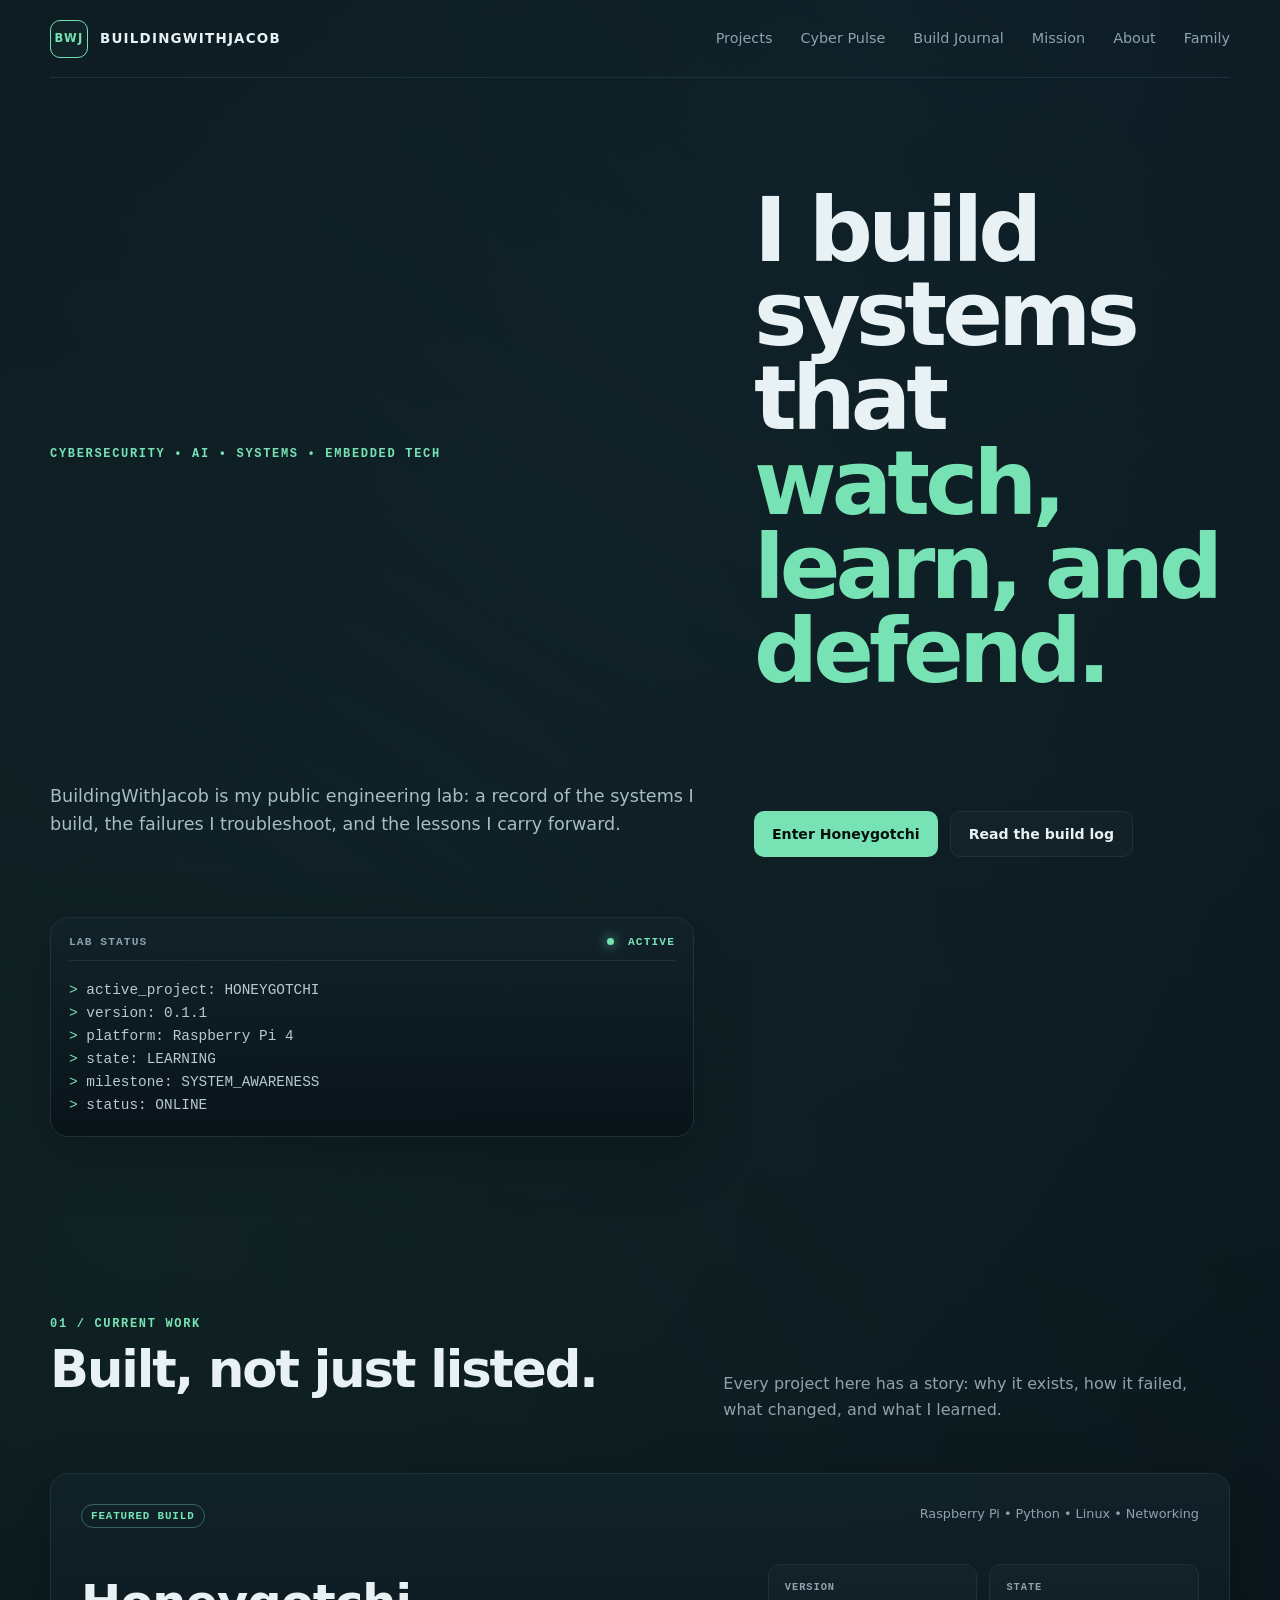
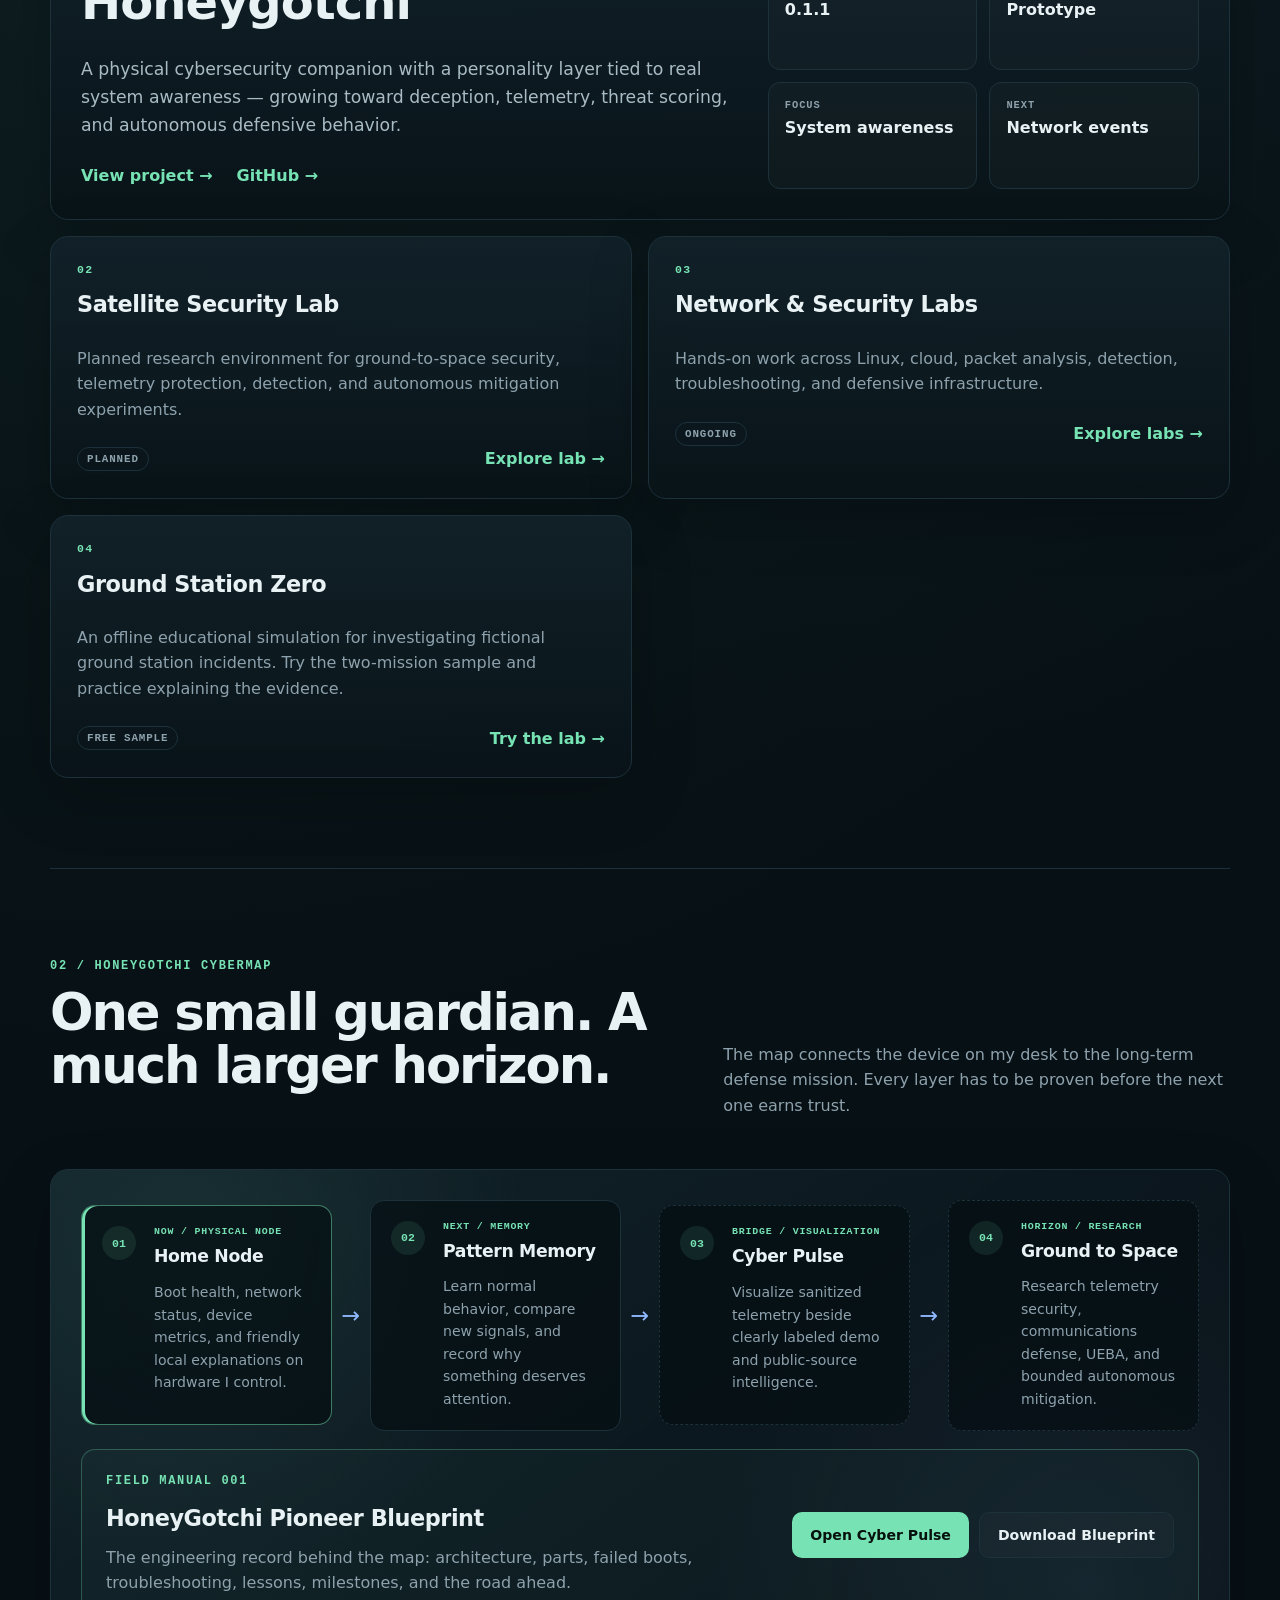
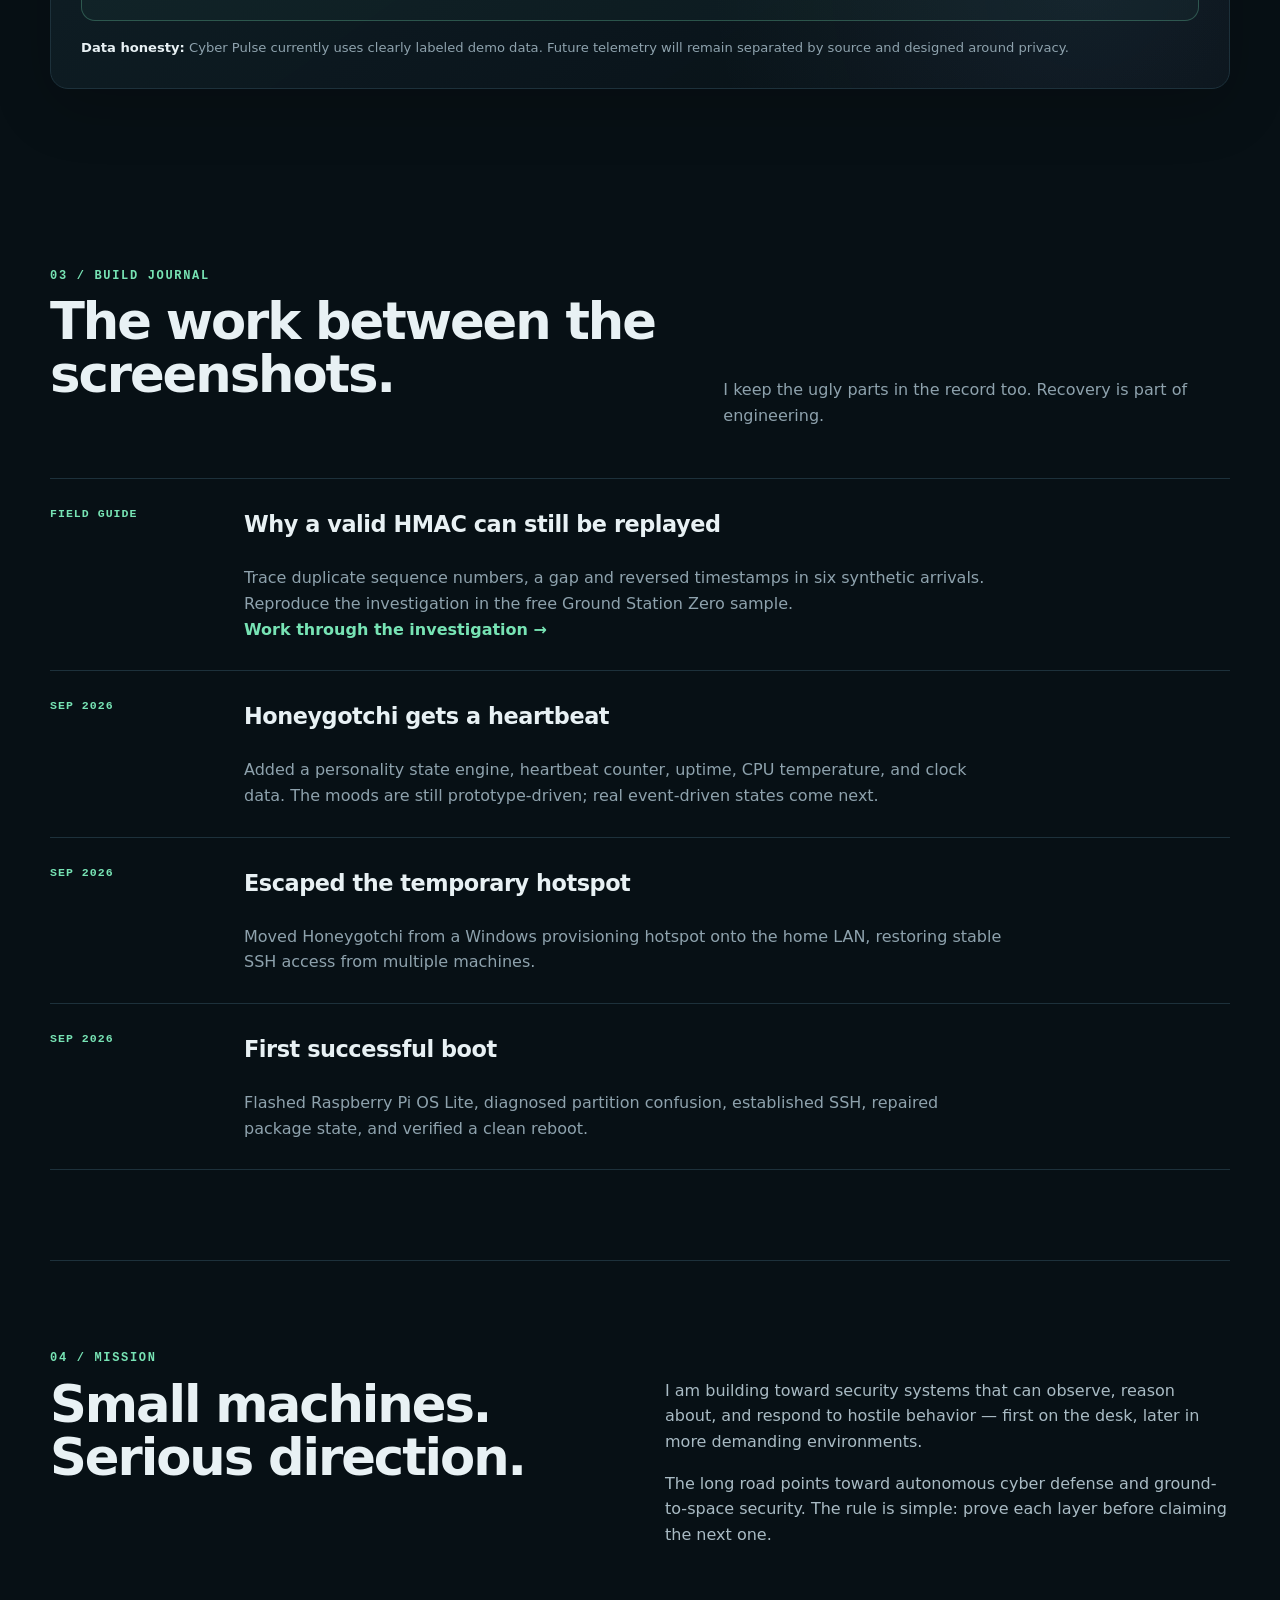
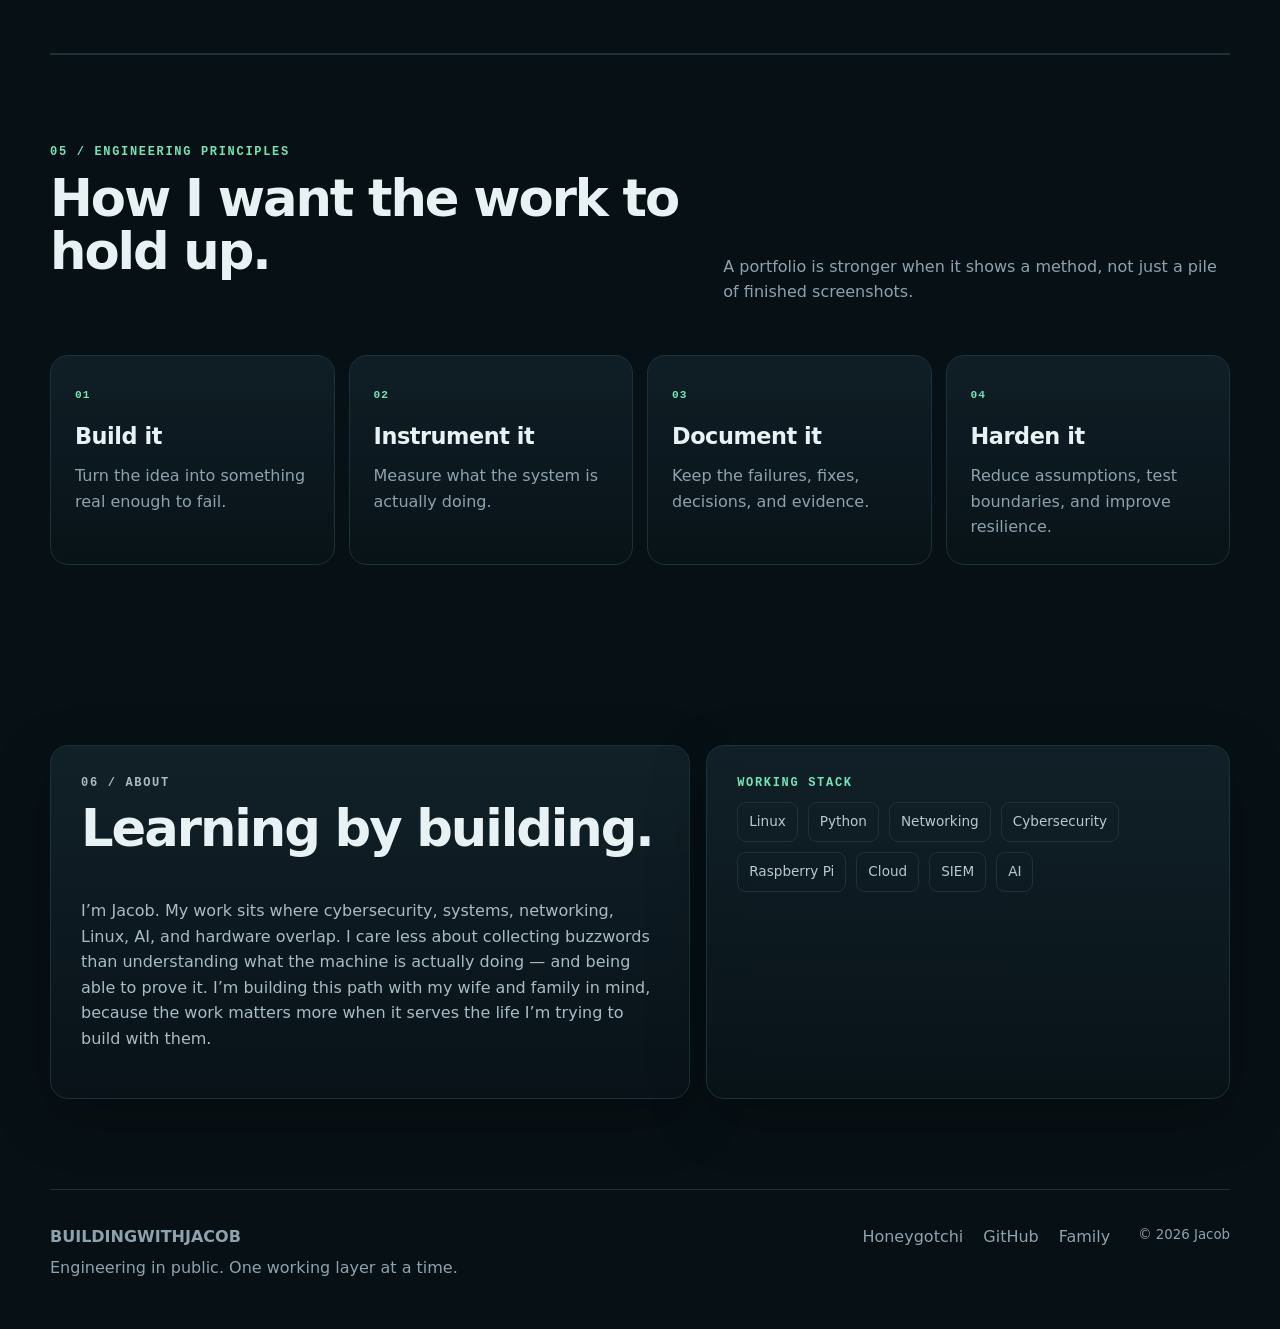
<file: index.html>
<!DOCTYPE html>
<html lang="en">
<head>
  <meta charset="UTF-8" />
  <meta name="viewport" content="width=device-width, initial-scale=1.0" />
  <meta name="description" content="BuildingWithJacob &mdash; cybersecurity, AI, Linux, networking, and embedded systems build journal." />
  <title>BuildingWithJacob | Engineering in Public</title>
  <link rel="icon" href="favicon.svg" type="image/svg+xml" />
  <meta name="theme-color" content="#071015" />
  <link rel="stylesheet" href="css/style.css" />
  <meta property="og:title" content="BuildingWithJacob | Engineering in Public" />
  <meta property="og:description" content="Cybersecurity, AI, Linux, networking, embedded systems, and the real build process behind them." />
  <meta property="og:type" content="website" />
  <meta property="og:url" content="https://buildingwithjacob.dev/" />
</head>
<body>
  <div class="page-grid" aria-hidden="true"></div>

  <header class="site-header">
    <a class="brand" href="index.html" aria-label="BuildingWithJacob home">
      <span class="brand-mark">BWJ</span>
      <span>BUILDINGWITHJACOB</span>
    </a>
    <button class="nav-toggle" aria-label="Toggle navigation" aria-expanded="false">MENU</button>
    <nav class="site-nav" aria-label="Primary navigation">
      <a href="#work">Projects</a>
      <a href="cyber-pulse.html">Cyber Pulse</a>
      <a href="#journal">Build Journal</a>
      <a href="#mission">Mission</a>
      <a href="#about">About</a>
      <a href="family.html">Family</a>
    </nav>
  </header>

  <main>
    <section class="hero shell">
      <div class="eyebrow">CYBERSECURITY &bull; AI &bull; SYSTEMS &bull; EMBEDDED TECH</div>
      <h1>I build systems that <span>watch, learn, and defend.</span></h1>
      <p class="hero-copy">
        BuildingWithJacob is my public engineering lab: a record of the systems I build, the failures I troubleshoot, and the lessons I carry forward.
      </p>
      <div class="hero-actions">
        <a class="btn btn-primary" href="honeygotchi.html">Enter Honeygotchi</a>
        <a class="btn btn-secondary" href="#journal">Read the build log</a>
      </div>

      <div class="terminal-card" aria-label="Current lab status">
        <div class="terminal-topline">
          <span>LAB STATUS</span>
          <span class="status-dot"><i></i> ACTIVE</span>
        </div>
        <pre><code><span>&gt;</span> active_project: HONEYGOTCHI
<span>&gt;</span> version: 0.1.1
<span>&gt;</span> platform: Raspberry Pi 4
<span>&gt;</span> state: LEARNING
<span>&gt;</span> milestone: SYSTEM_AWARENESS
<span>&gt;</span> status: ONLINE</code></pre>
      </div>
    </section>

    <section id="work" class="section shell">
      <div class="section-heading">
        <div>
          <p class="kicker">01 / CURRENT WORK</p>
          <h2>Built, not just listed.</h2>
        </div>
        <p>Every project here has a story: why it exists, how it failed, what changed, and what I learned.</p>
      </div>

      <article class="feature-project">
        <div class="project-meta">
          <span class="pill">FEATURED BUILD</span>
          <span>Raspberry Pi &bull; Python &bull; Linux &bull; Networking</span>
        </div>
        <div class="feature-grid">
          <div>
            <h3>Honeygotchi</h3>
            <p class="project-lede">A physical cybersecurity companion with a personality layer tied to real system awareness &mdash; growing toward deception, telemetry, threat scoring, and autonomous defensive behavior.</p>
            <div class="project-actions">
              <a class="text-link" href="honeygotchi.html">View project &rarr;</a>
              <a class="text-link" href="https://github.com/LeSpookyFubar" target="_blank" rel="noreferrer">GitHub &rarr;</a>
            </div>
          </div>
          <div class="project-stats">
            <div><span>VERSION</span><strong>0.1.1</strong></div>
            <div><span>STATE</span><strong>Prototype</strong></div>
            <div><span>FOCUS</span><strong>System awareness</strong></div>
            <div><span>NEXT</span><strong>Network events</strong></div>
          </div>
        </div>
      </article>

      <div class="project-grid">
        <article class="project-card project-card-link">
          <p class="card-index">02</p>
          <h3>Satellite Security Lab</h3>
          <p>Planned research environment for ground-to-space security, telemetry protection, detection, and autonomous mitigation experiments.</p>
          <div class="card-footer"><span class="pill subtle">PLANNED</span><a class="text-link" href="satellite-lab.html">Explore lab &rarr;</a></div>
        </article>
        <article class="project-card project-card-link">
          <p class="card-index">03</p>
          <h3>Network & Security Labs</h3>
          <p>Hands-on work across Linux, cloud, packet analysis, detection, troubleshooting, and defensive infrastructure.</p>
          <div class="card-footer"><span class="pill subtle">ONGOING</span><a class="text-link" href="security-labs.html">Explore labs &rarr;</a></div>
        </article>
        <article class="project-card project-card-link">
          <p class="card-index">04</p>
          <h3>Ground Station Zero</h3>
          <p>An offline educational simulation for investigating fictional ground station incidents. Try the two-mission sample and practice explaining the evidence.</p>
          <div class="card-footer"><span class="pill subtle">FREE SAMPLE</span><a class="text-link" href="ground-station-zero.html">Try the lab &rarr;</a></div>
        </article>
      </div>
    </section>


    <section id="cybermap" class="section shell cybermap-home">
      <div class="section-heading">
        <div>
          <p class="kicker">02 / HONEYGOTCHI CYBERMAP</p>
          <h2>One small guardian. A much larger horizon.</h2>
        </div>
        <p>The map connects the device on my desk to the long-term defense mission. Every layer has to be proven before the next one earns trust.</p>
      </div>

      <div class="cybermap-shell">
        <div class="cybermap-path">
          <article class="cybermap-node current">
            <span>01</span>
            <div>
              <p class="node-state">NOW / PHYSICAL NODE</p>
              <h3>Home Node</h3>
              <p>Boot health, network status, device metrics, and friendly local explanations on hardware I control.</p>
            </div>
          </article>

          <div class="cybermap-arrow" aria-hidden="true">&rarr;</div>

          <article class="cybermap-node">
            <span>02</span>
            <div>
              <p class="node-state">NEXT / MEMORY</p>
              <h3>Pattern Memory</h3>
              <p>Learn normal behavior, compare new signals, and record why something deserves attention.</p>
            </div>
          </article>

          <div class="cybermap-arrow" aria-hidden="true">&rarr;</div>

          <article class="cybermap-node future">
            <span>03</span>
            <div>
              <p class="node-state">BRIDGE / VISUALIZATION</p>
              <h3>Cyber Pulse</h3>
              <p>Visualize sanitized telemetry beside clearly labeled demo and public-source intelligence.</p>
            </div>
          </article>

          <div class="cybermap-arrow" aria-hidden="true">&rarr;</div>

          <article class="cybermap-node future">
            <span>04</span>
            <div>
              <p class="node-state">HORIZON / RESEARCH</p>
              <h3>Ground to Space</h3>
              <p>Research telemetry security, communications defense, UEBA, and bounded autonomous mitigation.</p>
            </div>
          </article>
        </div>

        <div class="cybermap-actions">
          <div>
            <p class="kicker">FIELD MANUAL 001</p>
            <h3>HoneyGotchi Pioneer Blueprint</h3>
            <p>The engineering record behind the map: architecture, parts, failed boots, troubleshooting, lessons, milestones, and the road ahead.</p>
          </div>
          <div class="cybermap-buttons">
            <a class="btn btn-primary" href="cyber-pulse.html">Open Cyber Pulse</a>
            <a class="btn btn-secondary" href="HoneyGotchi-Pioneer-Blueprint.pdf" download>Download Blueprint</a>
          </div>
        </div>

        <p class="cybermap-honesty"><strong>Data honesty:</strong> Cyber Pulse currently uses clearly labeled demo data. Future telemetry will remain separated by source and designed around privacy.</p>
      </div>
    </section>
    <section id="journal" class="section shell">
      <div class="section-heading">
        <div>
          <p class="kicker">03 / BUILD JOURNAL</p>
          <h2>The work between the screenshots.</h2>
        </div>
        <p>I keep the ugly parts in the record too. Recovery is part of engineering.</p>
      </div>

      <div class="timeline">
        <article class="timeline-item"><div class="timeline-date">FIELD GUIDE</div><div><h3>Why a valid HMAC can still be replayed</h3><p>Trace duplicate sequence numbers, a gap and reversed timestamps in six synthetic arrivals. Reproduce the investigation in the free Ground Station Zero sample.</p><a class="text-link" href="replay-attack-lab.html">Work through the investigation &rarr;</a></div></article>
        <article class="timeline-item">
          <div class="timeline-date">SEP 2026</div>
          <div>
            <h3>Honeygotchi gets a heartbeat</h3>
            <p>Added a personality state engine, heartbeat counter, uptime, CPU temperature, and clock data. The moods are still prototype-driven; real event-driven states come next.</p>
          </div>
        </article>
        <article class="timeline-item">
          <div class="timeline-date">SEP 2026</div>
          <div>
            <h3>Escaped the temporary hotspot</h3>
            <p>Moved Honeygotchi from a Windows provisioning hotspot onto the home LAN, restoring stable SSH access from multiple machines.</p>
          </div>
        </article>
        <article class="timeline-item">
          <div class="timeline-date">SEP 2026</div>
          <div>
            <h3>First successful boot</h3>
            <p>Flashed Raspberry Pi OS Lite, diagnosed partition confusion, established SSH, repaired package state, and verified a clean reboot.</p>
          </div>
        </article>
      </div>
    </section>

    <section id="mission" class="section shell mission-section">
      <p class="kicker">04 / MISSION</p>
      <div class="mission-grid">
        <h2>Small machines. Serious direction.</h2>
        <div>
          <p>I am building toward security systems that can observe, reason about, and respond to hostile behavior &mdash; first on the desk, later in more demanding environments.</p>
          <p>The long road points toward autonomous cyber defense and ground-to-space security. The rule is simple: prove each layer before claiming the next one.</p>
        </div>
      </div>
    </section>


    <section class="section shell principles-section">
      <div class="section-heading">
        <div>
          <p class="kicker">05 / ENGINEERING PRINCIPLES</p>
          <h2>How I want the work to hold up.</h2>
        </div>
        <p>A portfolio is stronger when it shows a method, not just a pile of finished screenshots.</p>
      </div>
      <div class="principles-grid">
        <article class="principle-card"><span>01</span><h3>Build it</h3><p>Turn the idea into something real enough to fail.</p></article>
        <article class="principle-card"><span>02</span><h3>Instrument it</h3><p>Measure what the system is actually doing.</p></article>
        <article class="principle-card"><span>03</span><h3>Document it</h3><p>Keep the failures, fixes, decisions, and evidence.</p></article>
        <article class="principle-card"><span>04</span><h3>Harden it</h3><p>Reduce assumptions, test boundaries, and improve resilience.</p></article>
      </div>
    </section>

    <section id="about" class="section shell about-section">
      <div class="about-card">
        <p class="kicker">06 / ABOUT</p>
        <h2>Learning by building.</h2>
        <p>I&rsquo;m Jacob. My work sits where cybersecurity, systems, networking, Linux, AI, and hardware overlap. I care less about collecting buzzwords than understanding what the machine is actually doing &mdash; and being able to prove it. I&rsquo;m building this path with my wife and family in mind, because the work matters more when it serves the life I&rsquo;m trying to build with them.</p>
      </div>
      <div class="stack-card">
        <p class="kicker">WORKING STACK</p>
        <div class="stack-list">
          <span>Linux</span><span>Python</span><span>Networking</span><span>Cybersecurity</span><span>Raspberry Pi</span><span>Cloud</span><span>SIEM</span><span>AI</span>
        </div>
      </div>
    </section>
  </main>

  <footer class="site-footer shell">
    <div>
      <strong>BUILDINGWITHJACOB</strong>
      <p>Engineering in public. One working layer at a time.</p>
    </div>
    <div class="footer-links">
      <a href="honeygotchi.html">Honeygotchi</a>
      <a href="https://github.com/LeSpookyFubar" target="_blank" rel="noreferrer">GitHub</a>
      <a href="family.html">Family</a>
    </div>
    <small>&copy; <span id="year"></span> Jacob</small>
  </footer>

  <script src="js/main.js"></script>
    <!-- Cloudflare Web Analytics -->
  <!-- Cloudflare Web Analytics --><script type='module' src='https://static.cloudflareinsights.com/beacon.min.js' data-cf-beacon='{"token": "f4b750a68c3e4c33866eff5f87ee93ed"}'></script><!-- End Cloudflare Web Analytics -->
</body>
</html>
</file>
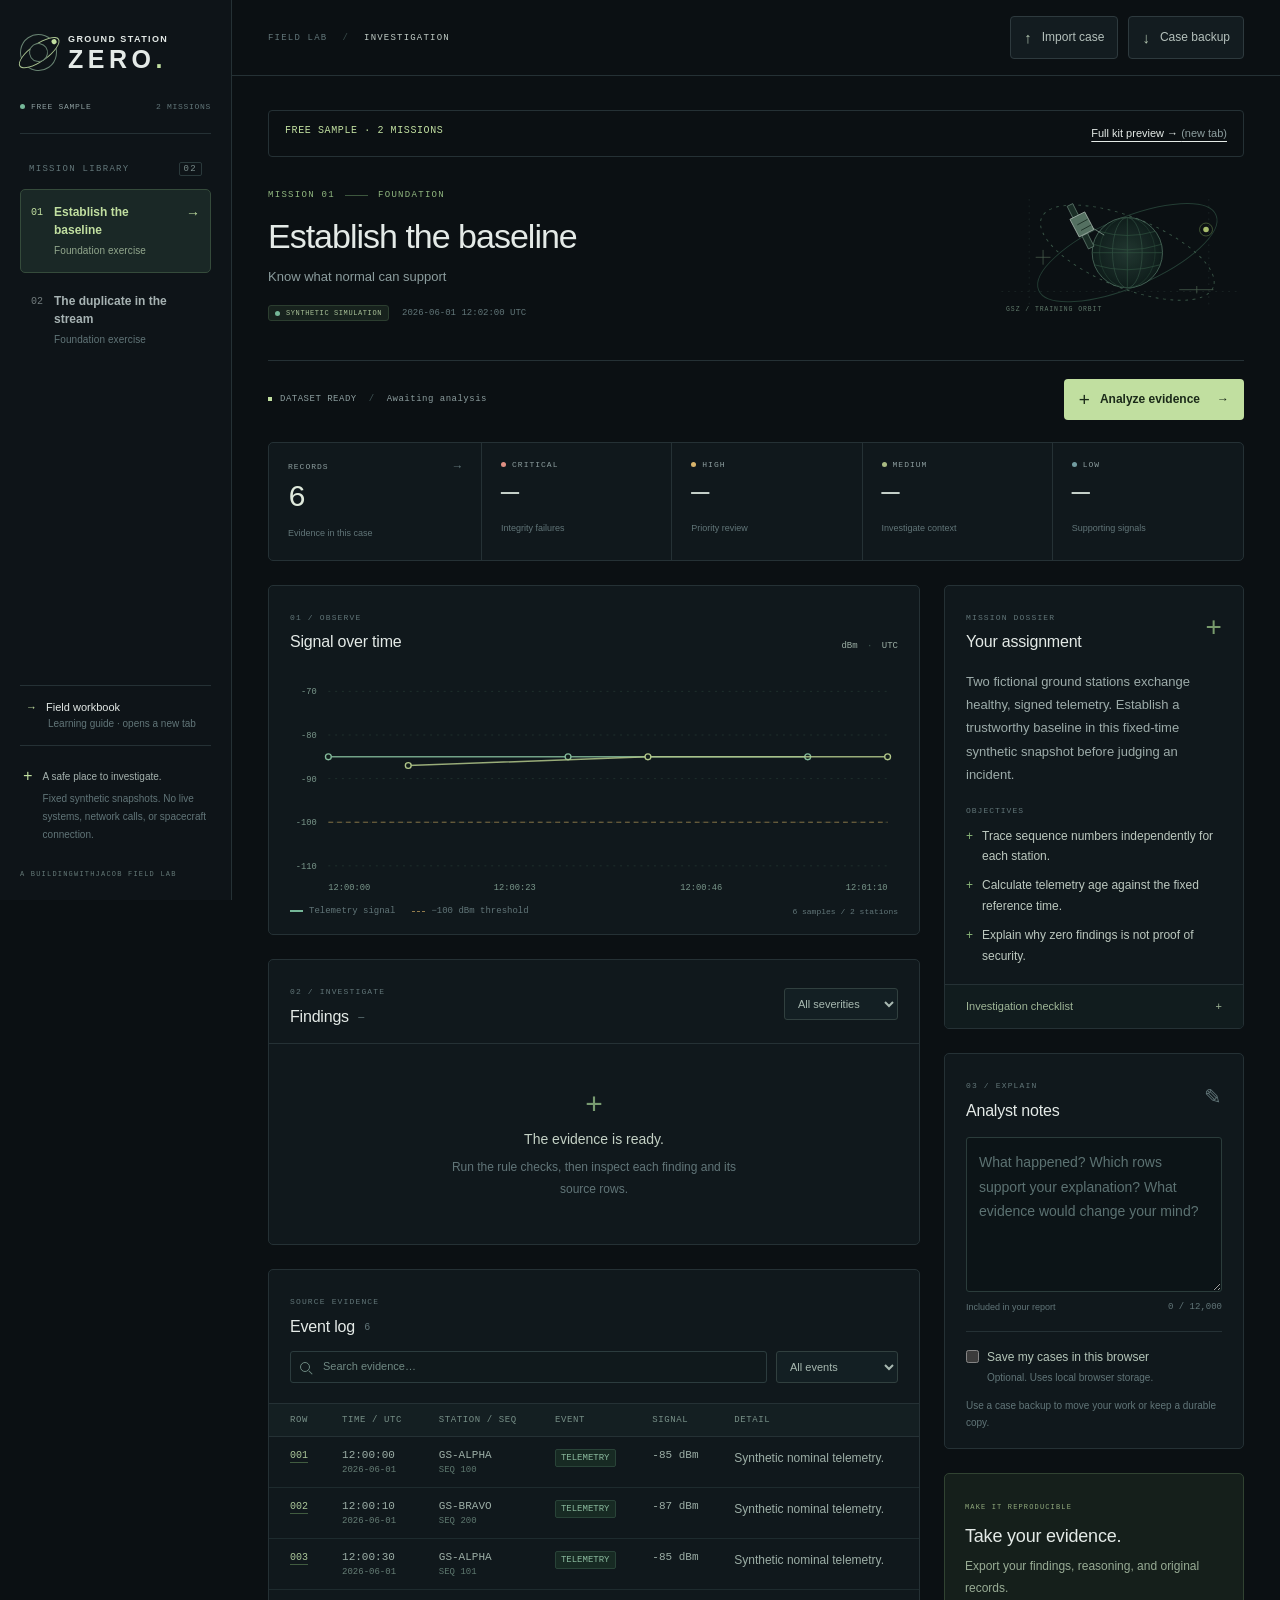
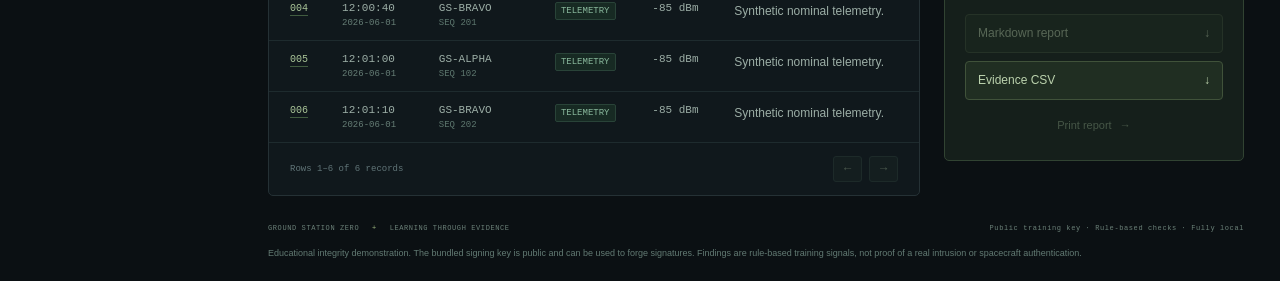
<file: ground-station-zero-sample/index.html>
<!doctype html>
<html lang="en">
<head>
  <meta charset="utf-8">
  <meta name="viewport" content="width=device-width, initial-scale=1">
  <meta name="theme-color" content="#0b1013">
  <meta name="description" content="An offline, synthetic ground station security investigation lab.">
  <title>Ground Station Zero — Free sample workstation</title>
  <link rel="stylesheet" href="styles.css">
  <script src="lib/engine.js" defer></script>
  <script src="scenarios/catalog.js" defer></script>
  <script src="app.js" defer></script>
<style>.sample-edition{display:flex;flex-wrap:wrap;justify-content:space-between;gap:12px;margin:0 0 28px;padding:14px 16px;border:1px solid var(--line);border-radius:4px;font-size:11px}.sample-edition strong{color:var(--green);font:10px var(--mono);letter-spacing:.6px}.sample-edition a{color:var(--text);text-underline-offset:4px}.sample-edition a span{color:var(--muted)}</style>
</head>
<body>
  <a class="skip-link" href="#main">Skip to investigation</a>
  <div class="app-shell">
    <aside class="sidebar" aria-label="Mission navigation">
      <a class="brand" href="#main" aria-label="Ground Station Zero, return to first mission">
        <span class="brand-mark" aria-hidden="true"><span></span></span>
        <span>GROUND STATION <strong>ZERO<span class="brand-period">.</span></strong></span>
      </a>
      <div class="workspace-label"><span class="live-dot" aria-hidden="true"></span> FREE SAMPLE <span class="version">2 MISSIONS</span></div>
      <div class="nav-heading">MISSION LIBRARY <span id="mission-count">—</span></div>
      <nav id="mission-list" aria-label="Training missions"></nav>
      <div id="imported-nav" hidden><div class="nav-heading imported-heading">YOUR CASES</div><nav id="import-list" aria-label="Imported cases"></nav></div>
      <div class="sidebar-bottom">
        <a class="resource-link" href="docs/workbook.html" target="_blank" rel="noopener"><span aria-hidden="true">→</span> Field workbook <span class="resource-note">Learning guide · opens a new tab</span></a>
        <div class="simulation-note"><span class="mini-cross" aria-hidden="true">+</span><div><strong>A safe place to investigate.</strong><p>Fixed synthetic snapshots. No live systems, network calls, or spacecraft connection.</p></div></div>
        <div class="maker">A BUILDINGWITHJACOB FIELD LAB</div>
      </div>
    </aside>

    <main id="main" class="main" tabindex="-1">
      <header class="topbar">
        <div class="breadcrumb">FIELD LAB <span>/</span> <strong>INVESTIGATION</strong></div>
        <div class="topbar-actions">
          <input type="file" id="import-file" accept="application/json,.json" hidden>
          <button class="button button-quiet" id="import-button"><span aria-hidden="true">↑</span> Import case</button>
          <button class="button button-quiet" id="backup-button"><span aria-hidden="true">↓</span> Case backup</button>
        </div>
      </header>

      <div class="content">
        <p class="sample-edition"><strong>FREE SAMPLE · 2 MISSIONS</strong><a href="https://buildingwithjacob.dev/ground-station-zero.html" target="_blank" rel="noopener">Full kit preview → <span>(new tab)</span></a></p>
        <section class="mission-header" aria-labelledby="mission-title">
          <div class="mission-heading">
            <div class="eyebrow"><span id="mission-number">MISSION LIBRARY</span><span class="eyebrow-line"></span><span id="difficulty">LOADING</span></div>
            <h1 id="mission-title">Preparing workstation…</h1>
            <p id="mission-subtitle" class="mission-subtitle">Inspect the evidence. Build an explanation.</p>
            <div class="mission-badges"><span class="tag"><span class="small-dot" aria-hidden="true"></span> SYNTHETIC SIMULATION</span><span class="reference-time" id="reference-time">Fixed-time snapshot</span></div>
          </div>
          <div class="orbit" aria-hidden="true">
            <svg viewBox="0 0 270 140" xmlns="http://www.w3.org/2000/svg">
              <defs><radialGradient id="globe-fill"><stop stop-color="#253b34"/><stop offset="1" stop-color="#101e1c"/></radialGradient></defs>
              <path d="M8 114H262M38 14V133M232 14V133" stroke="#24312f" stroke-width=".7" stroke-dasharray="2 5"/>
              <ellipse cx="144" cy="72" rx="104" ry="37" fill="none" stroke="#274238" transform="rotate(-23 144 72)"/>
              <ellipse cx="144" cy="72" rx="100" ry="38" fill="none" stroke="#3d5b4b" stroke-dasharray="3 5" transform="rotate(22 144 72)"/>
              <circle cx="144" cy="72" r="38" fill="url(#globe-fill)" stroke="#5d8170" stroke-width=".8"/>
              <ellipse cx="144" cy="72" rx="16" ry="38" fill="none" stroke="#3a5b4c" stroke-width=".7"/><ellipse cx="144" cy="72" rx="30" ry="38" fill="none" stroke="#294638" stroke-width=".7"/>
              <path d="M107 63Q144 75 181 63M108 85Q144 96 180 85M114 49Q144 58 174 49" fill="none" stroke="#365a47" stroke-width=".7"/>
              <path d="M144 34V110M106 72H182" stroke="#365a47" stroke-width=".7"/>
              <path d="M79 22l6-3 7 14-6 3zM95 54l6-3 7 14-6 3z" fill="#1d3029" stroke="#729082" stroke-width=".8"/>
              <path d="M82 36l16-8 10 19-16 8z" fill="#5c7969" stroke="#c5d6cb" stroke-width=".8"/><path d="M90 42l11-6M94 48l11-6" stroke="#0e2118" stroke-width=".8"/>
              <path d="M106 45l13 8" stroke="#9ab4a4" stroke-width=".8"/>
              <circle cx="229" cy="47" r="3" fill="#b6cd75"/><circle cx="229" cy="47" r="7" fill="none" stroke="#739353" stroke-width=".6"/>
              <path d="M200 112h37M219 108v8M45 77h16M53 69v16" stroke="#526956" stroke-width=".8"/>
              <text x="13" y="135" fill="#688373" font-size="7" font-family="monospace" letter-spacing="1">GSZ / TRAINING ORBIT</text>
            </svg>
          </div>
        </section>

        <div class="status-line"><span id="case-status"><span class="status-square" aria-hidden="true"></span> DATASET READY <span class="status-divider">/</span> Awaiting analysis</span><button id="analyze-button" class="button button-primary"><span aria-hidden="true">+</span> Analyze evidence <span aria-hidden="true">→</span></button></div>
        <div id="notice" class="notice" role="status" aria-live="polite" hidden></div>
        <div id="fatal-error" class="fatal-error" role="alert" hidden></div>

        <section class="metrics" aria-label="Analysis summary">
          <div class="metric records"><div class="metric-label">RECORDS <span aria-hidden="true">→</span></div><strong id="stat-records">—</strong><span class="metric-foot">Evidence in this case</span></div>
          <div class="metric"><div class="metric-label"><span class="severity-dot critical-dot" aria-hidden="true"></span> CRITICAL</div><strong id="stat-critical">—</strong><span class="metric-foot">Integrity failures</span></div>
          <div class="metric"><div class="metric-label"><span class="severity-dot high-dot" aria-hidden="true"></span> HIGH</div><strong id="stat-high">—</strong><span class="metric-foot">Priority review</span></div>
          <div class="metric"><div class="metric-label"><span class="severity-dot medium-dot" aria-hidden="true"></span> MEDIUM</div><strong id="stat-medium">—</strong><span class="metric-foot">Investigate context</span></div>
          <div class="metric"><div class="metric-label"><span class="severity-dot low-dot" aria-hidden="true"></span> LOW</div><strong id="stat-low">—</strong><span class="metric-foot">Supporting signals</span></div>
        </section>

        <div class="investigation-grid">
          <div class="evidence-column">
            <section class="panel signal-panel" aria-labelledby="signal-title">
              <div class="panel-heading"><div><span class="section-label">01 / OBSERVE</span><h2 id="signal-title">Signal over time</h2></div><span class="panel-unit">dBm <span class="muted-dot">·</span> UTC</span></div>
              <div id="signal-chart" class="signal-chart"></div>
              <div class="chart-footer"><span><span class="chart-key" aria-hidden="true"></span> Telemetry signal</span><span><span class="threshold-key" aria-hidden="true"></span> −100 dBm threshold</span><span id="chart-count" class="chart-count"></span></div>
            </section>

            <section class="panel findings-panel" aria-labelledby="findings-title">
              <div class="panel-heading"><div><span class="section-label">02 / INVESTIGATE</span><h2 id="findings-title">Findings <span id="finding-total" class="heading-count">—</span></h2></div><label class="visually-hidden" for="severity-filter">Filter findings by severity</label><select id="severity-filter" class="small-select"><option value="all">All severities</option><option value="critical">Critical</option><option value="high">High</option><option value="medium">Medium</option><option value="low">Low</option></select></div>
              <div id="findings-list" class="findings-list"><div class="empty-state"><span class="empty-icon" aria-hidden="true">+</span><strong>The evidence is ready.</strong><p>Run the rule checks, then inspect each finding and its source rows.</p></div></div>
            </section>
          </div>

          <aside class="context-column" aria-label="Mission brief and analyst notes">
            <section class="panel brief-panel" aria-labelledby="brief-title">
              <div class="panel-heading"><div><span class="section-label">MISSION DOSSIER</span><h2 id="brief-title">Your assignment</h2></div><span class="folder-icon" aria-hidden="true">+</span></div>
              <p id="mission-brief" class="brief-text"></p>
              <h3 class="list-heading">OBJECTIVES</h3><ul id="objectives-list" class="objectives-list"></ul>
              <details class="tasks-details"><summary>Investigation checklist <span aria-hidden="true">+</span></summary><ol id="tasks-list"></ol></details>
            </section>

            <section class="panel notes-panel" aria-labelledby="notes-title">
              <div class="panel-heading"><div><span class="section-label">03 / EXPLAIN</span><h2 id="notes-title">Analyst notes</h2></div><span class="notes-icon" aria-hidden="true">✎</span></div>
              <label class="visually-hidden" for="analyst-notes">Analyst notes for the selected case</label>
              <textarea id="analyst-notes" maxlength="12000" placeholder="What happened? Which rows support your explanation? What evidence would change your mind?"></textarea>
              <div class="notes-footer"><span>Included in your report</span><span id="notes-count">0 / 12,000</span></div>
              <label class="save-choice"><input type="checkbox" id="local-save"><span>Save my cases in this browser <small>Optional. Uses local browser storage.</small></span></label>
              <p class="storage-help">Use a case backup to move your work or keep a durable copy.</p>
            </section>

            <section class="report-panel" aria-label="Evidence exports"><div><span class="section-label">MAKE IT REPRODUCIBLE</span><h2>Take your evidence.</h2><p>Export your findings, reasoning, and original records.</p></div><div class="export-buttons"><button class="button button-export" id="markdown-button" disabled><span>Markdown report</span><span aria-hidden="true">↓</span></button><button class="button button-export" id="csv-button"><span>Evidence CSV</span><span aria-hidden="true">↓</span></button><button class="print-button" id="print-button" disabled>Print report <span aria-hidden="true">→</span></button></div></section>
          </aside>

          <section class="panel events-panel" aria-labelledby="events-title">
            <div class="panel-heading events-heading"><div><span class="section-label">SOURCE EVIDENCE</span><h2 id="events-title">Event log <span class="heading-count" id="events-total">—</span></h2></div><div class="event-controls"><label class="search-label"><span aria-hidden="true">⌕</span><input id="event-search" type="search" placeholder="Search evidence…" aria-label="Search event records" maxlength="200"></label><label class="visually-hidden" for="event-type">Filter event type</label><select id="event-type" class="small-select"><option value="all">All events</option><option value="telemetry">Telemetry</option><option value="command">Command</option><option value="auth">Authentication</option><option value="analyst_note">Analyst note</option></select></div></div>
            <div id="row-focus-bar" class="row-focus-bar" hidden><span id="row-focus-description"></span><button id="clear-row-focus">Show all records <span aria-hidden="true">×</span></button></div>
            <div class="table-scroll" tabindex="0" role="region" aria-label="Event log table, scroll horizontally on small screens"><table><caption class="visually-hidden">Synthetic source records. Row links open all available fields. Times are UTC.</caption><thead><tr><th scope="col">ROW</th><th scope="col">TIME / UTC</th><th scope="col">STATION / SEQ</th><th scope="col">EVENT</th><th scope="col">SIGNAL</th><th scope="col">DETAIL</th></tr></thead><tbody id="events-body"></tbody></table></div>
            <div class="table-footer"><span id="page-description"></span><div class="pagination"><button id="previous-page" aria-label="Previous page">←</button><button id="next-page" aria-label="Next page">→</button></div></div>
          </section>
        </div>
        <footer class="content-footer"><span>GROUND STATION ZERO <span class="footer-cross">+</span> LEARNING THROUGH EVIDENCE</span><span>Public training key · Rule-based checks · Fully local</span></footer>
        <p class="scope-note">Educational integrity demonstration. The bundled signing key is public and can be used to forge signatures. Findings are rule-based training signals, not proof of a real intrusion or spacecraft authentication.</p>
      </div>
    </main>
  </div>
  <dialog id="record-dialog" aria-labelledby="record-dialog-title"><div class="dialog-heading"><div><span class="section-label">SOURCE RECORD</span><h2 id="record-dialog-title">Record detail</h2></div><button id="close-dialog" class="dialog-close" aria-label="Close record details">×</button></div><dl id="record-fields" class="record-fields"></dl><p class="dialog-note">Synthetic evidence · Row indexes in engine exports are zero-based; displayed row numbers start at 1.</p></dialog>
  <noscript><div class="fatal-error">JavaScript is required to run this offline simulation. Enable JavaScript in a current browser and reopen this file.</div></noscript>
</body>
</html>
</file>
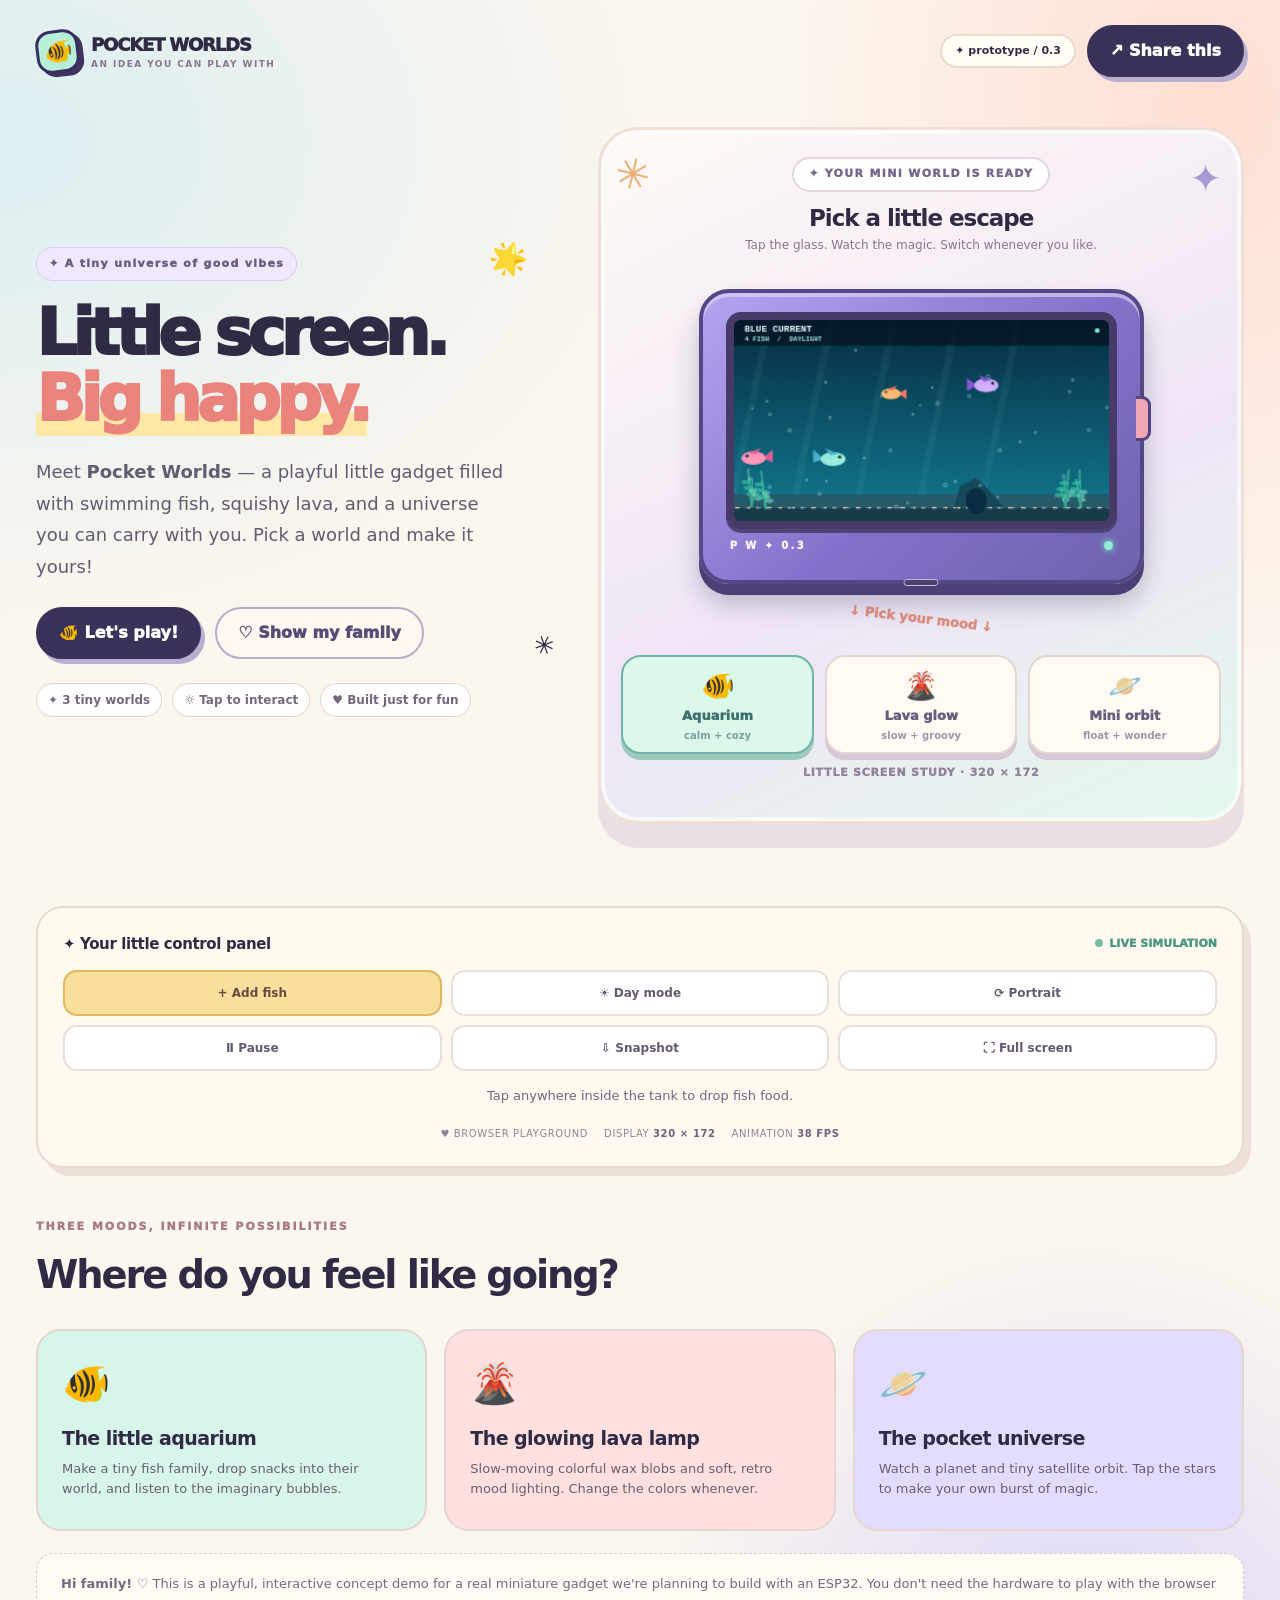
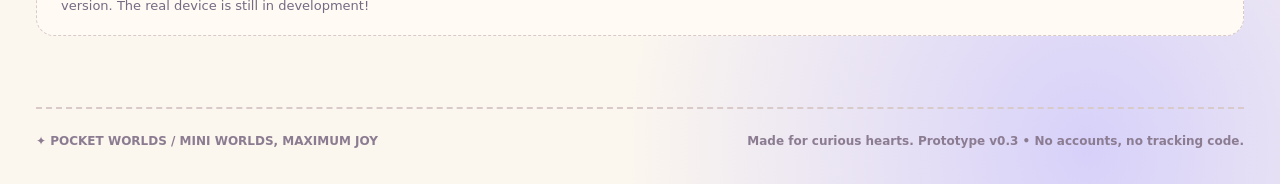
<file: play/index.html>
<!doctype html>
<html lang="en">
<head>
<meta charset="utf-8">
<meta name="viewport" content="width=device-width, initial-scale=1, viewport-fit=cover">
<meta name="theme-color" content="#f9f5ee">
<meta name="description" content="Three tiny animated worlds you can play with: feed fish, remix a lava lamp, and make starbursts in space. Meet Pocket Worlds.">
<meta property="og:type" content="website">
<meta property="og:title" content="Pocket Worlds ✨ — Your tiny happy place">
<meta property="og:description" content="Meet the cutest little digital device concept: aquarium, lava lamp, and mini orbit. Try the live demo!">
<meta property="og:url" content="https://buildingwithjacob.dev/play/">
<title>Pocket Worlds ✦ Three tiny places to play</title>
<style>
:root {--cream:#fbf6ee;--ink:#302b45;--muted:#766f81;--purple:#8174bf;--purpleDeep:#574d99;--peach:#ffc49f;--mint:#b2e7cf;--yellow:#ffe6a0;--line:#e5d9d2;--white:#fffefa}
*{box-sizing:border-box}
html{scroll-behavior:smooth}
body{margin:0;color:var(--ink);font:500 16px/1.5 'Trebuchet MS',ui-rounded,'Segoe UI',system-ui,sans-serif;background:radial-gradient(60% 32% at 0% 8%,#dbeef1 0%,transparent 85%),radial-gradient(42% 40% at 95% 6%,#ffded2 0%,transparent 80%),radial-gradient(45% 36% at 85% 98%,#d7d1fa 0%,transparent 80%),var(--cream);overflow-x:hidden}
button{font:inherit;cursor:pointer}button:focus-visible,a:focus-visible{outline:3px solid #ed8863;outline-offset:3px}button:disabled{cursor:not-allowed;opacity:.55}
.wrap{max-width:1260px;margin:auto;padding:0 26px}
.sitehead{display:flex;align-items:center;justify-content:space-between;gap:18px;padding:25px 0 12px;position:relative;z-index:10}
.brand{display:flex;align-items:center;gap:12px;text-decoration:none;color:var(--ink);font-size:18px;font-weight:1000;letter-spacing:-.065em}
.logo{background:#b7efd9;border:3px solid #382e61;display:grid;place-items:center;width:43px;height:43px;border-radius:15px;box-shadow:4px 4px 0 #40335d;transform:rotate(-7deg);font-size:23px}
.brand span:last-child small{font-weight:800;display:block;font-size:9px;letter-spacing:.16em;color:#8a7690}
.navright{display:flex;align-items:center;gap:11px}
.label{background:#fffdf6;border:2px solid #e9dcce;padding:7px 13px;border-radius:99px;font-size:11px;font-weight:900;white-space:nowrap}
.pill,.herocta{border:2px solid #3b3259;background:#3b3259;color:white;font-weight:950;border-radius:99px;padding:12px 21px;box-shadow:4px 5px 0 #baaed0;transition:transform .2s,box-shadow .2s}
.pill:hover,.herocta:hover{transform:translate(2px,2px);box-shadow:2px 3px 0 #baaed0}
.main{display:grid;grid-template-columns: .90fr 1.10fr;align-items:center;gap:34px;padding:38px 0 50px}
.copy{padding-top:13px;position:relative}
.eyebrow{display:inline-flex;align-items:center;gap:8px;font-size:11px;letter-spacing:.12em;font-weight:1000;color:#675c81;background:#f0e9fd;border:1px solid #d9cdf5;padding:8px 12px;border-radius:100px}
h1{font-size:clamp(47px,5vw,81px);letter-spacing:-.075em;line-height:1.03;margin:20px 0 23px;font-weight:1000}
h1 em{font-style:normal;color:#ea837c;background:linear-gradient(transparent 69%,#ffe7a5 69%)}
.lede{font-size:18px;line-height:1.75;max-width:475px;color:#625b72;margin:0 0 25px}
.ctarow{display:flex;gap:14px;flex-wrap:wrap;align-items:center}
.secondary{border:2px solid #b9abce;background:#fff9f1;color:#584c76;border-radius:99px;padding:12px 21px;font-weight:950;transition:transform .2s}.secondary:hover{transform:translateY(-2px)}
.below{display:flex;align-items:center;flex-wrap:wrap;gap:10px;font-size:12px;font-weight:850;color:#756780;margin-top:24px}.tinybubble{background:white;border:1px solid #e3d6ca;padding:7px 11px;border-radius:99px}
.sticker{position:absolute;pointer-events:none}.star1{font-size:31px;right:36px;top:1px;transform:rotate(19deg)}.star2{font-size:25px;right:9px;bottom:53px;transform:rotate(-20deg)}
.playground{position:relative;border:3px solid #eee0d6;background:linear-gradient(155deg,#fff9f5,#efe5f6 58%,#e3f9ed);border-radius:40px;padding:27px 20px 28px;box-shadow:0 24px 0 #dfd0df99,inset 0 0 0 4px #ffffffa3;min-width:0}
.playground:before{content:'✳';position:absolute;left:14px;top:13px;color:#e9b176;font-size:42px;transform:rotate(14deg)}.playground:after{content:'✦';position:absolute;right:19px;top:20px;color:#a898d4;font-size:39px}
.playhead{text-align:center;position:relative;z-index:1}.playhead .bubble{display:inline-flex;align-items:center;gap:7px;background:#fff;border:2px solid #e6d5e0;border-radius:99px;font-size:11px;font-weight:1000;letter-spacing:.12em;padding:7px 15px;color:#76678d}
.playhead h2{font-size:23px;line-height:1.18;margin:13px 0 4px;letter-spacing:-.045em}.playhead p{font-size:12px;color:#87768d;margin:0}
.device-wrap{display:flex;align-items:center;justify-content:center;min-height:320px;padding:35px 10px 22px;width:100%}
.device{position:relative;z-index:2;background:linear-gradient(138deg,#b5a4f0,#8571cb 55%,#6d62ac);padding:19px 23px 27px;border:4px solid #544785;border-radius:30px;box-shadow:0 11px 0 #4b3f75,0 19px 26px #3c325a4a,inset 0 4px 0 #e5dafa99;transition:width .3s}
.device.landscape{width:min(445px,95%)}.device.portrait{width:min(250px,68%)}
.screen-housing{border:8px solid #473a68;border-radius:15px;overflow:hidden;background:#060816;box-shadow:0 4px 0 #4e4576,inset 0 0 0 3px #282344}
.screen{width:100%;display:block;cursor:pointer;touch-action:manipulation}
.device.landscape .screen{aspect-ratio:320/172}.device.portrait .screen{aspect-ratio:172/320}
.casebottom{display:flex;align-items:center;justify-content:space-between;margin:9px 4px 0;min-height:9px}
.micromark{color:#f9f2ff;font-weight:1000;font-size:10px;letter-spacing:.24em}.status-led{width:9px;height:9px;border-radius:50%;background:#95ffca;box-shadow:0 0 7px #73ffcb}
.sidebtn{position:absolute;right:-11px;top:36%;border:3px solid #534581;border-left:0;background:#f0a6b4;border-radius:0 9px 9px 0;width:10px;height:45px}.device .usb{position:absolute;width:35px;height:7px;bottom:-6px;left:50%;transform:translateX(-50%);border-radius:5px;background:#4b426b;border:1px solid #c0b5e3}
.dimension{text-align:center;color:#92829b;font-size:11px;font-weight:950;letter-spacing:.07em}
.silly{display:inline-block;font-size:13px;color:#e18f83;transform:rotate(7deg);font-weight:1000;margin:0 0 8px;text-align:center;width:100%}
.scene-list{display:grid;grid-template-columns:repeat(3,minmax(0,1fr));gap:11px;margin:18px 0 0}
.chip{border:2px solid #e4d5d1;background:#fffbf4;border-radius:20px;min-height:90px;padding:11px 7px 9px;display:flex;flex-direction:column;align-items:center;justify-content:center;gap:3px;color:#695d7d;font-weight:950;font-size:13px;box-shadow:0 6px 0 #d7c8d8;transition:transform .18s,background .18s,border-color .18s}
.chip:hover{transform:translateY(-3px)}.chip[aria-pressed=true]{background:#dbf8eb;border-color:#70b3a7;box-shadow:0 6px 0 #9dcbbd;color:#3d716e}.chip[data-scene="lava"][aria-pressed=true]{background:#ffe1e0;border-color:#df9aab;box-shadow:0 6px 0 #e2b3bf;color:#965678}.chip[data-scene="space"][aria-pressed=true]{background:#e3dffb;border-color:#aea5de;box-shadow:0 6px 0 #c0b6e5;color:#7367b6}
.chip .emoji{font-size:27px;line-height:1.3}.chip .micro{font-size:10px;font-weight:800;opacity:.63}
.tools{margin-top:32px;background:#fff9f0;border:2px solid #e9d9ce;padding:25px;border-radius:27px;box-shadow:7px 8px 0 #eee0d6}
.toolhead{display:flex;justify-content:space-between;align-items:center;gap:8px}.toolhead h3{margin:0;font-size:15px;letter-spacing:-.025em}.live{font-size:11px;color:#4b987f;font-weight:950}.live i{display:inline-block;width:8px;height:8px;background:#7abf9d;border-radius:50%;margin-right:6px}
.controls{display:grid;grid-template-columns:repeat(3,1fr);gap:9px;margin:15px 0}.control{border:2px solid #eadfd9;background:white;border-radius:14px;padding:12px 8px;color:#645971;font-size:12px;font-weight:900}.control:hover{background:#fff0e4}.control.primary{background:#f9df9e;border-color:#e2b85f;color:#654c3c}.control.primary:hover{background:#ffcf7b}
.tips{text-align:center;color:#70677d;margin:12px 0 4px;font-size:13px;min-height:22px}
.specs{font-size:10px;display:flex;justify-content:center;gap:16px;flex-wrap:wrap;color:#91839a;letter-spacing:.06em;margin-top:18px}.specs b{color:#70617d}
.explain{padding:45px 0 58px}.explain .cap{color:#a77b84;font-size:11px;font-weight:1000;letter-spacing:.18em}.explain h2{font-size:clamp(30px,3vw,44px);letter-spacing:-.055em;margin:9px 0 25px}
.worldcards{display:grid;grid-template-columns:repeat(3,1fr);gap:17px}.worldcard{border-radius:25px;min-height:170px;padding:24px;border:2px solid #e5d6cf;position:relative;overflow:hidden}.worldcard:nth-child(1){background:#d8f5e9}.worldcard:nth-child(2){background:#ffe0df}.worldcard:nth-child(3){background:#e3dcff}.worldcard .big{font-size:39px;display:block;margin-bottom:11px}.worldcard b{font-size:19px;letter-spacing:-.03em}.worldcard p{font-size:13px;color:#695f72;margin:6px 0;line-height:1.55}
.note{font-size:13px;color:#746b83;line-height:1.65;background:#fffaf4;padding:19px 24px;border:1px dashed #d9c9c9;border-radius:18px;margin-top:22px}
.foot{border-top:2px dashed #d9caca;display:flex;align-items:center;justify-content:space-between;gap:18px;flex-wrap:wrap;padding:23px 0 34px;color:#8b7c91;font-size:12px;font-weight:850}
.focus-exit{display:none;position:fixed;right:15px;top:15px;z-index:30;border:2px solid white;border-radius:99px;background:#4c427c;color:white;font-weight:950;padding:12px 17px;cursor:pointer}
.focus-mode{background:#17142b!important}.focus-mode .sitehead,.focus-mode .copy,.focus-mode .explain,.focus-mode .foot,.focus-mode .scene-list,.focus-mode .playhead,.focus-mode .silly,.focus-mode .tools,.focus-mode .dimension{display:none!important}.focus-mode .main{grid-template-columns:1fr;display:block;padding:0}.focus-mode .playground{border:0;box-shadow:none;background:transparent;padding:0;min-height:100dvh;display:grid;place-items:center}.focus-mode .device-wrap{min-height:0;width:100%;padding:0}.focus-mode .device.landscape{width:min(96vw,calc(85dvh * 320 / 172))}.focus-mode .device.portrait{width:min(75vw,calc(84dvh * 172 / 320))}.focus-mode .focus-exit{display:block}
@media(max-width:980px){.main{grid-template-columns:1fr;gap:30px;padding:26px 0}.playground{grid-row:1}.copy{grid-row:2;padding:10px 8px 0}.sticker{display:none}.playground{max-width:760px;margin:auto;width:100%}.device-wrap{min-height:270px;padding:20px 10px}.worldcards{grid-template-columns:1fr 1fr}.navright .label{display:none}}
@media(max-width:560px){.wrap{padding:0 15px}.sitehead{padding-top:17px}.brand{font-size:14px}.logo{width:39px;height:39px}.pill{font-size:12px;padding:10px 13px}.playground{padding:19px 11px 24px;border-radius:28px}.playhead h2{font-size:22px}.device-wrap{min-height:230px;padding:25px 0 15px}.device.landscape{width:min(355px,94%)}.device.portrait{width:min(207px,62%)}.device{padding:12px 13px 21px;border-radius:21px}.screen-housing{border-width:6px}.sidebtn{height:33px;width:8px;right:-9px}.chip{font-size:11px;min-height:85px}.chip .emoji{font-size:23px}.copy h1{font-size:49px}.lede{font-size:16px}.tools{padding:18px 13px}.control{font-size:11px;padding:11px 4px}.worldcards{grid-template-columns:1fr}.worldcard{min-height:145px}.focus-mode .wrap{padding:0}}
@media(prefers-reduced-motion:reduce){html{scroll-behavior:auto}*{transition:none!important}}
</style>
</head>
<body data-world="aquarium">
<div class="wrap">
<header class="sitehead"><a href="#home" class="brand"><span class="logo">🐠</span><span>POCKET WORLDS<small>AN IDEA YOU CAN PLAY WITH</small></span></a><div class="navright"><span class="label">✦ prototype / 0.3</span><button id="share" class="pill" type="button">↗ Share this</button></div></header>
<main class="main" id="home">
 <section class="copy"><div class="sticker star1">🌟</div><div class="sticker star2">✳️</div>
  <div class="eyebrow">✦ A tiny universe of good vibes</div>
  <h1>Little screen.<br><em>Big happy.</em></h1>
  <p class="lede">Meet <strong>Pocket Worlds</strong> — a playful little gadget filled with swimming fish, squishy lava, and a universe you can carry with you. Pick a world and make it yours!</p>
  <div class="ctarow"><button class="herocta" id="start" type="button">🐠 Let's play!</button><button class="secondary" id="share2" type="button">♡ Show my family</button></div>
  <div class="below"><span class="tinybubble">✦ 3 tiny worlds</span><span class="tinybubble">☼ Tap to interact</span><span class="tinybubble">♥ Built just for fun</span></div>
 </section>
 <section class="playground" id="play" aria-label="Interactive Pocket Worlds showcase">
  <div class="playhead"><span class="bubble">✦ YOUR MINI WORLD IS READY</span><h2>Pick a little escape</h2><p>Tap the glass. Watch the magic. Switch whenever you like.</p></div>
  <div class="device-wrap"><div class="device landscape" id="device"><button class="sidebtn" id="sideButton" title="Next world" aria-label="Switch to next world"></button><div class="screen-housing"><canvas class="screen" id="screen" width="320" height="172" role="img" aria-label="Interactive animated miniature world"></canvas></div><div class="casebottom"><span class="micromark">P W ✦ 0.3</span><span class="status-led" id="led"></span></div><span class="usb" aria-hidden="true"></span></div></div>
  <div class="silly">↓ Pick your mood ↓</div><div class="scene-list" role="group" aria-label="Choose a world">
   <button class="chip" data-scene="aquarium" aria-pressed="true" type="button"><span class="emoji">🐠</span>Aquarium<span class="micro">calm + cozy</span></button>
   <button class="chip" data-scene="lava" aria-pressed="false" type="button"><span class="emoji">🌋</span>Lava glow<span class="micro">slow + groovy</span></button>
   <button class="chip" data-scene="space" aria-pressed="false" type="button"><span class="emoji">🪐</span>Mini orbit<span class="micro">float + wonder</span></button>
  </div>
  <p class="dimension" id="dimension">LITTLE SCREEN STUDY <span>· 320 × 172</span></p>
 </section>
</main>
<section class="tools" aria-label="Play controls"><div class="toolhead"><h3>✦ Your little control panel</h3><span class="live"><i></i><span id="runState">LIVE</span></span></div>
 <div class="controls">
  <button type="button" class="control primary" id="action">+ Add fish</button>
  <button type="button" class="control" id="light">☀ Day mode</button>
  <button type="button" class="control" id="rotate">⟳ Portrait</button>
  <button type="button" class="control" id="pause">Ⅱ Pause</button>
  <button type="button" class="control" id="snap">⇩ Snapshot</button>
  <button type="button" class="control" id="focus">⛶ Full screen</button>
 </div><p class="tips" id="tip" aria-live="polite">Tap the water to feed the fish.</p>
 <div class="specs"><span>♥ BROWSER PLAYGROUND</span><span>DISPLAY <b>320 × 172</b></span><span>ANIMATION <b id="fps">-- FPS</b></span></div>
</section>
<section class="explain"><span class="cap">THREE MOODS, INFINITE POSSIBILITIES</span><h2>Where do you feel like going?</h2>
 <div class="worldcards"><div class="worldcard"><span class="big">🐠</span><b>The little aquarium</b><p>Make a tiny fish family, drop snacks into their world, and listen to the imaginary bubbles.</p></div><div class="worldcard"><span class="big">🌋</span><b>The glowing lava lamp</b><p>Slow-moving colorful wax blobs and soft, retro mood lighting. Change the colors whenever.</p></div><div class="worldcard"><span class="big">🪐</span><b>The pocket universe</b><p>Watch a planet and tiny satellite orbit. Tap the stars to make your own burst of magic.</p></div></div>
 <p class="note"><strong>Hi family! ♡</strong> This is a playful, interactive concept demo for a real miniature gadget we're planning to build with an ESP32. You don't need the hardware to play with the browser version. The real device is still in development!</p>
</section>
<footer class="foot"><span>✦ POCKET WORLDS / MINI WORLDS, MAXIMUM JOY</span><span>Made for curious hearts. Prototype v0.3 • No accounts, no tracking code.</span></footer>
</div>
<button type="button" class="focus-exit" id="exit" aria-label="Close full screen">✕ Close</button>
<script>
(()=>{
'use strict';
const cvs=document.getElementById('screen');const c=cvs.getContext('2d',{alpha:false});
const el=id=>document.getElementById(id);const TAU=Math.PI*2;const rnd=(min,max)=>min+Math.random()*(max-min);const clamp=(x,a,b)=>Math.max(a,Math.min(b,x));
const palettes=[['#ff9e84','#fb69d5','#6e257f'],['#7eecd5','#3baddd','#145d92'],['#ffcc81','#ff6d74','#a93463'],['#c4abff','#986dff','#422a83']];
const fishColors=[['#fbb870','#ed7861'],['#94eadc','#4aaec8'],['#d0abff','#8258d1'],['#ff93b8','#da5f96'],['#d0eeaa','#6ec9a2']];
let scene='aquarium',portrait=false,day=true,paused=false,frameTime=0,last=0,fpsCount=0,fpsClock=0,palette=0,stars=[],fish=[],food=[],bubbles=[],sparks=[];
const R=()=>({W:cvs.width,H:cvs.height});
function resetParticles(){const {W,H}=R(); bubbles=Array.from({length:36},()=>({x:rnd(5,W-5),y:rnd(20,H),v:rnd(8,23),r:rnd(.5,1.65),phase:rnd(0,TAU)}));stars=Array.from({length:85},()=>({x:rnd(0,W),y:rnd(0,H),r:rnd(.25,.9),p:rnd(0,6.3)}));fish.forEach(f=>{f.x=clamp(f.x,15,W-15);f.y=clamp(f.y,25,H-24)})}
function makeFish(){const {W,H}=R();if(fish.length>=8)return false;fish.push({x:rnd(22,W-24),y:rnd(34,H-32),dir:Math.random()<.5?-1:1,s:rnd(.78,1.16),v:rnd(10,18),phase:rnd(0,TAU),col:fishColors[fish.length%fishColors.length]});return true}
for(let i=0;i<4;i++)makeFish();resetParticles();
function ellipse(x,y,rx,ry,color){c.beginPath();c.ellipse(x,y,Math.max(.1,rx),Math.max(.1,ry),0,0,TAU);c.fillStyle=color;c.fill()}
function line(x,y,X,Y,col,w=1){c.beginPath();c.moveTo(x,y);c.lineTo(X,Y);c.strokeStyle=col;c.lineWidth=w;c.stroke()}
function bg(top,bottom){const {W,H}=R();let g=c.createLinearGradient(0,0,0,H);g.addColorStop(0,top);g.addColorStop(1,bottom);c.fillStyle=g;c.fillRect(0,0,W,H)}
function txt(str,x,y,size=7,color='#eef7fc',align='left'){c.font=`700 ${size}px ui-monospace,SFMono-Regular,monospace`;c.fillStyle=color;c.textAlign=align;c.fillText(str,x,y);c.textAlign='left'}
function hud(label,sub){const {W}=R();c.fillStyle='#041322bc';c.fillRect(0,0,W,22);txt(label,9,10,8,'#eef9fe');txt(sub,9,18,5.8,'#a9e0ea');ellipse(W-10,9,2.1,2.1,'#8decd4')}
function drawFish(f,t,dt){const {W,H}=R();const closest=food.find(p=>Math.hypot(p.x-f.x,p.y-f.y)<70);if(closest){f.dir=closest.x>f.x?1:-1;f.x+=Math.sign(closest.x-f.x)*f.v*1.65*dt;f.y+=Math.sign(closest.y-f.y)*f.v*.8*dt;if(Math.hypot(closest.x-f.x,closest.y-f.y)<8){food.splice(food.indexOf(closest),1);sparks.push({x:f.x,y:f.y,time:0})}}else{f.x+=f.dir*f.v*dt;f.y+=Math.sin(t*1.25+f.phase)*.75*dt;f.y=clamp(f.y,30,H-28);if(f.x>W-14){f.x=W-14;f.dir=-1}if(f.x<14){f.x=14;f.dir=1}}
 c.save();c.translate(f.x,f.y+Math.sin(t*3+f.phase));c.scale(f.dir*f.s,f.s);let wag=Math.sin(t*11+f.phase)*2.5;c.fillStyle=f.col[1];c.beginPath();c.moveTo(-7,0);c.lineTo(-15,-5+wag);c.lineTo(-15,5+wag);c.closePath();c.fill();ellipse(0,0,9.5,5.3,f.col[0]);ellipse(1,2,6,2.3,'#ffffff14');c.fillStyle=f.col[1];c.beginPath();c.moveTo(-2,-3);c.lineTo(-6,-8);c.lineTo(4,-4);c.fill();ellipse(5,-1.7,1.25,1.25,'#152b3c');ellipse(5.3,-2,.37,.37,'#fff');c.restore();}
function seaweed(x,b,t,k){for(let i=0;i<3;i++){let h=17+i*8,dx=Math.sin(t*.7+k+i)*4;line(x,b,x+dx,b-h,'#38a994',1.6);ellipse(x+dx*.65-3,b-h*.65,4,1.9,'#3ec8a6a0');ellipse(x+dx*.75+3,b-h*.42,3.4,1.8,'#7bdbc29c')}}
function aquarium(t,dt){const {W,H}=R();bg(day?'#062c42':'#061522',day?'#117b91':'#17405a');for(let i=0;i<5;i++){c.save();c.translate(W*(i+.5)/6,0);c.rotate(.2);c.fillStyle=day?'#b7fff70c':'#9cc5ff07';c.fillRect(0,0,6,H);c.restore()}
for(let i=0;i<48;i++)ellipse((i*83+9)%W,(i*47+23)%H,.55,.55,'#b4ffff1d');
c.fillStyle='#255b69';c.fillRect(0,H-23,W,23);c.fillStyle='#183b49';c.fillRect(0,H-11,W,11);for(let i=0;i<75;i++)c.fillStyle=['#a8b8b8','#f1bc9d','#668490'][i%3],c.fillRect((i*47+3)%W,H-12+((i*11)%11),2,1.3);
const rockX=W*.64;c.fillStyle='#174857';c.beginPath();c.moveTo(rockX-17,H-12);c.lineTo(rockX-12,H-30);c.lineTo(rockX+2,H-37);c.lineTo(rockX+17,H-22);c.lineTo(rockX+25,H-12);c.fill();ellipse(rockX+2,H-17,9,11,'#082b3f');
seaweed(15,H-12,t,1);seaweed(27,H-10,t,2);seaweed(W-24,H-11,t,3);seaweed(W-37,H-11,t,4);
for(const b of bubbles){b.y-=b.v*dt;b.x+=Math.sin(t+b.phase)*.18;if(b.y<25){b.y=H-12;b.x=rnd(8,W-8)}c.beginPath();c.arc(b.x,b.y,b.r,0,TAU);c.strokeStyle='#ddfcff8a';c.lineWidth=.7;c.stroke()}
for(const f of food){f.y+=11*dt;ellipse(f.x,f.y,1.6,1.6,'#f6ddb2')}food=food.filter(f=>f.y<H-12);fish.forEach(f=>drawFish(f,t,dt));
for(const s of sparks){s.time+=dt;for(let i=0;i<7;i++){const a=TAU*i/7;ellipse(s.x+Math.cos(a)*s.time*15,s.y+Math.sin(a)*s.time*15,1.2,1.2,`rgba(255,239,173,${1-s.time})`)}}sparks=sparks.filter(s=>s.time<1);
if(!day){c.fillStyle='#01152a44';c.fillRect(0,22,W,H-22)}hud('BLUE CURRENT',`${fish.length} FISH  /  ${day?'DAYLIGHT':'MOONLIGHT'}`);
}
function lava(t){const {W,H}=R();bg(day?'#241238':'#0e0b24','#381b4c');for(let i=0;i<39;i++)ellipse((i*83+9)%W,(i*43+7)%H,.4,.4,'#e8b2ef35');
const p=palettes[palette],cx=W*.5,gy=H-22;const height=Math.min(H*.69,portrait?184:99),top=gy-height;const topW=portrait?22:26,bottomW=portrait?38:51;
c.fillStyle='#131126';c.fillRect(cx-53,gy+20,106,4);ellipse(cx,gy+22,58,5,'#080a1a');
c.fillStyle='#6c5976';c.beginPath();c.moveTo(cx-bottomW*.67,gy);c.lineTo(cx+bottomW*.67,gy);c.lineTo(cx+bottomW*.85,gy+14);c.lineTo(cx-bottomW*.85,gy+14);c.closePath();c.fill();
c.save();c.beginPath();c.moveTo(cx-topW,top);c.lineTo(cx+topW,top);c.lineTo(cx+bottomW,gy);c.quadraticCurveTo(cx,gy+13,cx-bottomW,gy);c.closePath();c.clip();
const gl=c.createLinearGradient(0,top,0,gy);gl.addColorStop(0,p[2]);gl.addColorStop(.7,p[2]);gl.addColorStop(1,p[0]+'ba');c.fillStyle=gl;c.fillRect(cx-bottomW-5,top,bottomW*2+10,height+13);
c.save();c.shadowColor=p[0];c.shadowBlur=17;for(let i=0;i<8;i++){let phase=t*(.5+i*.027)+i*1.72;let y=top+8+((i*.147+Math.sin(phase)*.06+1)%1)*(height-15);let x=cx+Math.sin(phase*.7+i*2)*Math.min(bottomW*.4,16);let r=6+i%3*2.5;ellipse(x,y,r,r*(1.2+i%3*.15),p[i%3===0?0:1]);ellipse(x-1.5,y-2,r*.46,r*.38,'#ffe4c050')}c.restore();c.restore();
c.strokeStyle='#f0d4ff9a';c.lineWidth=1.6;c.beginPath();c.moveTo(cx-topW,top);c.lineTo(cx-bottomW,gy);c.quadraticCurveTo(cx,gy+13,cx+bottomW,gy);c.lineTo(cx+topW,top);c.stroke();line(cx-topW+5,top+6,cx-bottomW+8,gy-12,'#ffffff42',1.6);
c.fillStyle='#8a7390';c.beginPath();c.moveTo(cx-topW-1,top+2);c.lineTo(cx-topW+4,top-9);c.lineTo(cx+topW-4,top-9);c.lineTo(cx+topW+1,top+2);c.fill();c.fillStyle='#c0a9c6';c.fillRect(cx-topW+4,top-9,topW*2-8,2);
if(!day){c.fillStyle='#05081830';c.fillRect(0,22,W,H-22)}hud('LIQUID LIGHT',`COLORWAY ${palette+1}  /  SLOW FLOW`);
}
function space(t,dt){const {W,H}=R();bg(day?'#080f2a':'#05091a','#1c1946');for(const s of stars)ellipse(s.x,s.y,s.r,s.r,`rgba(210,237,255,${.4+.38*Math.sin(t*.7+s.p)})`);
const cx=W*.5,cy=H*.55,planetR=Math.min(W,H)*.24;
c.beginPath();c.ellipse(cx,cy,W*.37,H*.32,-.1,0,TAU);c.strokeStyle='#83baf251';c.lineWidth=1;c.stroke();
c.save();c.shadowColor='#68bfe4';c.shadowBlur=18;ellipse(cx,cy,planetR,planetR,'#296bb4');c.restore();ellipse(cx-planetR*.25,cy-planetR*.24,planetR*.65,planetR*.6,'#3c83ca');
c.fillStyle='#78c8a4';c.beginPath();c.moveTo(cx-planetR*.9,cy-planetR*.4);c.lineTo(cx-planetR*.5,cy-planetR*.7);c.lineTo(cx+planetR*.05,cy-planetR*.2);c.lineTo(cx-planetR*.05,cy+planetR*.19);c.lineTo(cx-planetR*.5,cy+planetR*.23);c.lineTo(cx-planetR*.7,cy+planetR*.65);c.closePath();c.fill();c.fillStyle='#75c6a1';c.beginPath();c.moveTo(cx+planetR*.35,cy+planetR*.03);c.lineTo(cx+planetR*.9,cy+planetR*.25);c.lineTo(cx+planetR*.5,cy+planetR*.73);c.lineTo(cx+planetR*.17,cy+planetR*.56);c.fill();
let a=t*.44+.7,sx=cx+Math.cos(a)*W*.37,sy=cy+Math.sin(a)*H*.32;c.save();c.translate(sx,sy);c.rotate(-.3);c.fillStyle='#e7e9ef';c.fillRect(-3,-2,6,4);c.fillStyle='#6dbbe9';c.fillRect(-11,-4,7,8);c.fillRect(4,-4,7,8);c.fillStyle='#f7d18c';c.fillRect(-1.5,-1,3,2);c.restore();
for(const s of sparks){s.time+=dt;for(let i=0;i<10;i++){let a=i*TAU/10;ellipse(s.x+Math.cos(a)*s.time*32,s.y+Math.sin(a)*s.time*32,.8,.8,`rgba(197,242,255,${1-s.time})`)}}sparks=sparks.filter(s=>s.time<1);hud('MINI ORBIT','ONE LITTLE UNIVERSE / ALWAYS MOVING');
}
const info={aquarium:'Tap anywhere inside the tank to drop fish food.',lava:'Tap the glass to cycle through four lava colors.',space:'Tap the sky to fire a miniature starburst.'};
function syncUI(){document.querySelectorAll('[data-scene]').forEach(b=>{b.setAttribute('aria-pressed',String(b.dataset.scene===scene));b.classList.toggle('is-active',b.dataset.scene===scene)});document.body.dataset.world=scene;const action=el('action');action.textContent=scene==='aquarium'?'+ Add fish':scene==='lava'?'✦ Next color':'✦ Starburst';el('tip').textContent=info[scene];el('light').textContent=day?'☀ Day mode':'☾ Night mode';el('rotate').textContent=portrait?'⟳ Landscape':'⟳ Portrait';el('pause').textContent=paused?'▶ Resume':'Ⅱ Pause';el('runState').textContent=paused?'PAUSED':'LIVE SIMULATION';el('led').style.background=paused?'#eebd88':'#91edd4'}
function setScene(s){scene=s;food=[];sparks=[];syncUI()}
function cycle(){let all=['aquarium','lava','space'];setScene(all[(all.indexOf(scene)+1)%all.length])}
function rotate(){portrait=!portrait;cvs.width=portrait?172:320;cvs.height=portrait?320:172;el('device').classList.toggle('portrait',portrait);el('device').classList.toggle('landscape',!portrait);el('dimension').innerHTML=`1.47-INCH DISPLAY STUDY <span>· ${cvs.width} × ${cvs.height}</span>`;resetParticles();syncUI()}
function interact(x,y){const {W,H}=R();if(scene==='aquarium'){food.push({x:clamp(x,6,W-6),y:clamp(y,25,H-16)});food=food.slice(-13)}else if(scene==='lava'){palette=(palette+1)%palettes.length}else{sparks.push({x,y,time:0})}}
function frame(ts){if(!last)last=ts;let dt=clamp((ts-last)/1000,0,.05);last=ts;if(!paused)frameTime+=dt;let useDt=paused?0:dt;fpsCount++;if(ts-fpsClock>1200){el('fps').textContent=`${Math.round(fpsCount*1000/Math.max(1,ts-fpsClock))} FPS`;fpsCount=0;fpsClock=ts}if(scene==='aquarium')aquarium(frameTime,useDt);else if(scene==='lava')lava(frameTime);else space(frameTime,useDt);requestAnimationFrame(frame)}
requestAnimationFrame(frame);
document.querySelectorAll('[data-scene]').forEach(b=>b.addEventListener('click',()=>setScene(b.dataset.scene)));
el('sideButton').addEventListener('click',cycle);
el('action').addEventListener('click',()=>{const {W,H}=R();if(scene==='aquarium'){if(makeFish())el('tip').textContent=`${fish.length} fish swimming. Maximum: 8.`;else el('tip').textContent='Tank is full: maximum 8 fish.'}else interact(W*.5,H*.5)});
el('light').addEventListener('click',()=>{day=!day;syncUI()});el('rotate').addEventListener('click',rotate);
el('pause').addEventListener('click',()=>{paused=!paused;syncUI()});
el('snap').addEventListener('click',()=>{try{const a=document.createElement('a');a.download=`pocket-worlds-${scene}-${portrait?'portrait':'landscape'}.png`;a.href=cvs.toDataURL('image/png');document.body.appendChild(a);a.click();a.remove();el('tip').textContent='Frame saved as a PNG.'}catch(err){el('tip').textContent='Screenshot unavailable in this browser.'}});
function focus(v){document.body.classList.toggle('focus-mode',v)}el('focus').addEventListener('click',()=>focus(true));el('exit').addEventListener('click',()=>focus(false));
cvs.addEventListener('pointerdown',e=>{const r=cvs.getBoundingClientRect();interact((e.clientX-r.left)/r.width*cvs.width,(e.clientY-r.top)/r.height*cvs.height)});
document.addEventListener('keydown',e=>{if(e.key==='Escape')focus(false);if(e.target.tagName==='BUTTON')return;if(e.key==='ArrowRight')cycle();if(e.key.toLowerCase()==='r')rotate();if(e.key===' '){e.preventDefault();paused=!paused;syncUI()}});

async function shareSite(){const url=location.href.split('#')[0];if(location.protocol==='file:'){alert('Open the published link to share Pocket Worlds with family.');return}try{if(navigator.share){await navigator.share({title:'Pocket Worlds — Play the mini worlds',text:'I made a tiny aquarium, lava lamp, and space world! Try them out ✨',url});return}if(navigator.clipboard&&window.isSecureContext){await navigator.clipboard.writeText(url);const b=el('share');const old=b.textContent;b.textContent='✓ Link copied!';setTimeout(()=>b.textContent=old,2400);return}prompt('Copy this link to share:',url)}catch(e){if(e.name!=='AbortError')prompt('Copy this link:',url)}}
el('share').addEventListener('click',shareSite);
el('share2').addEventListener('click',shareSite);
el('start').addEventListener('click',()=>{setScene('aquarium');document.getElementById('play').scrollIntoView({behavior:'smooth',block:'center'})});
syncUI();
})();
</script>
</body>
</html>
</file>
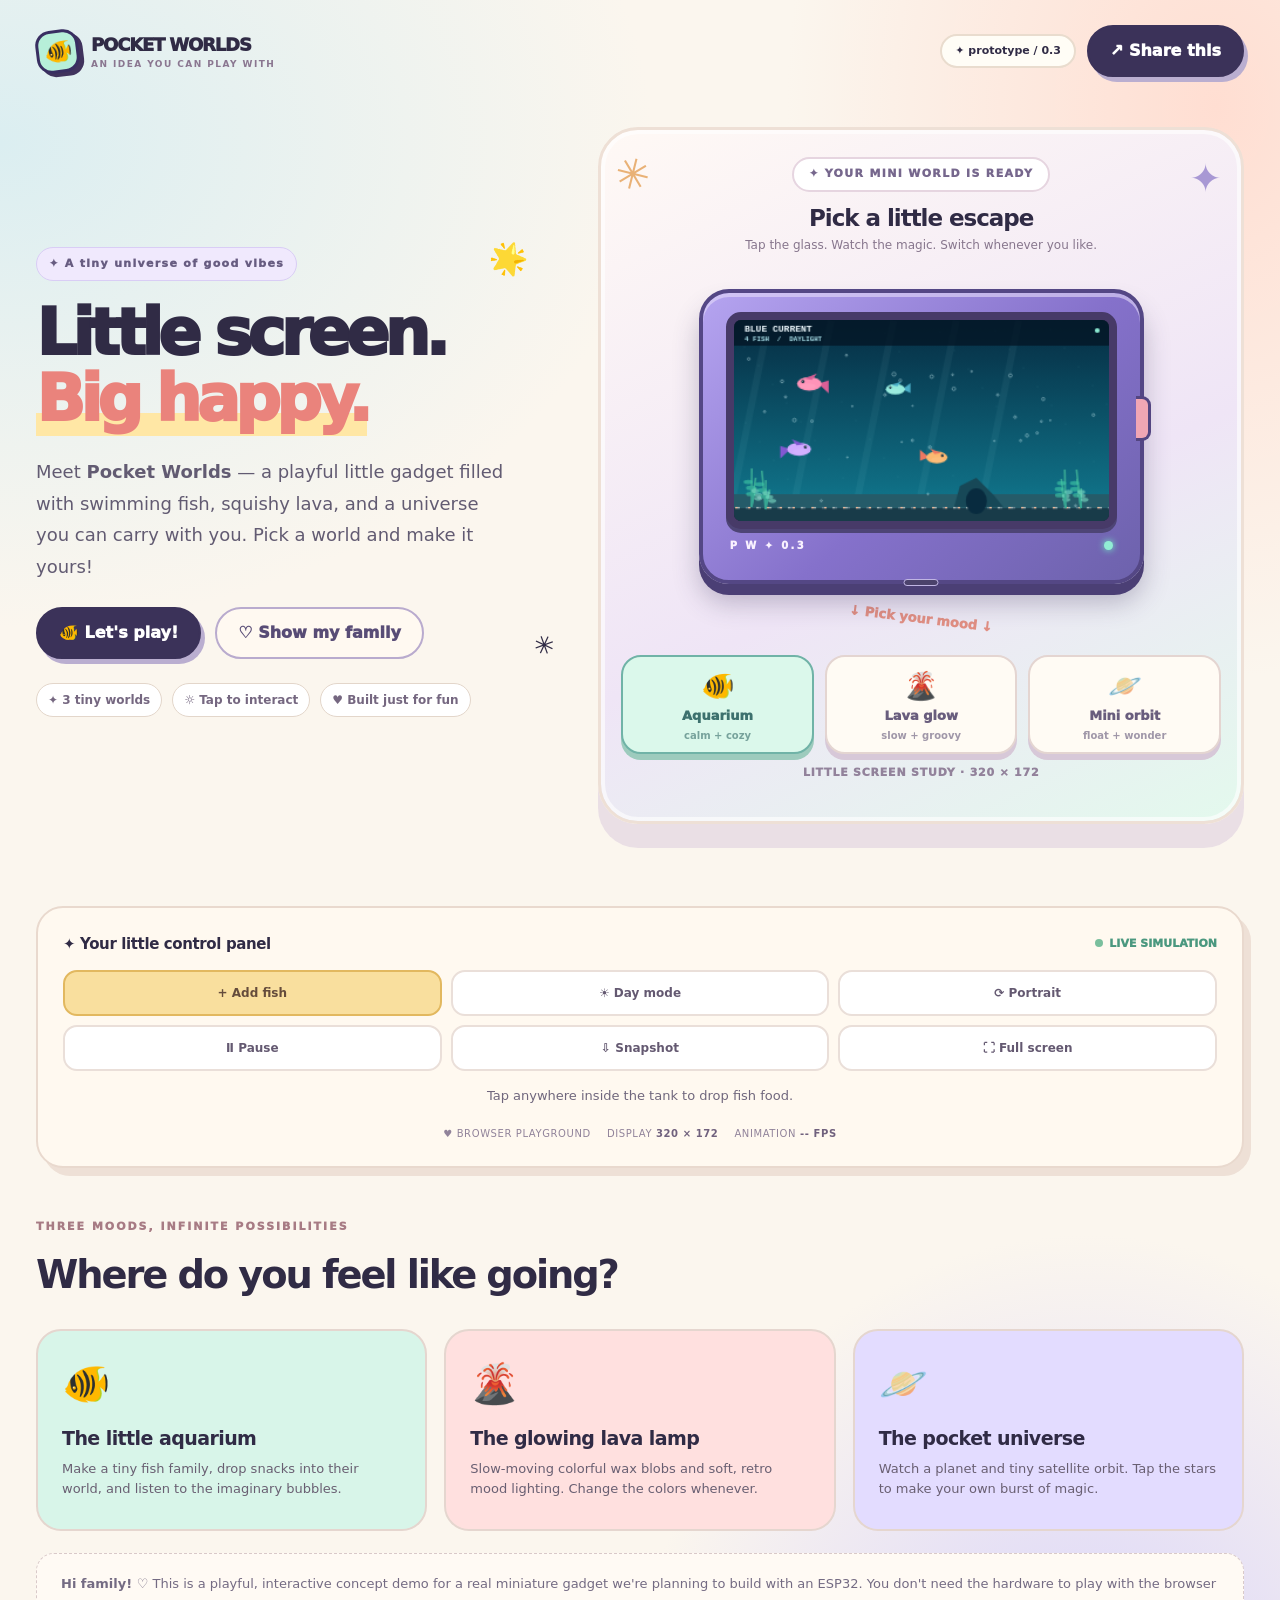
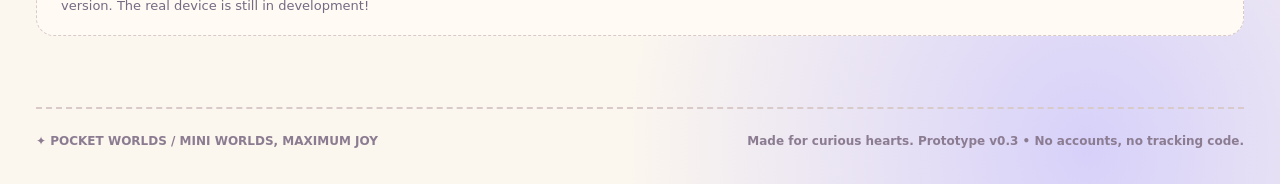
<file: pocket-worlds/index.html>
<!doctype html>
<html lang="en"><head><meta charset="utf-8"><meta name="viewport" content="width=device-width,initial-scale=1"><meta http-equiv="refresh" content="0; url=../play/"><title>Pocket Worlds has moved</title><link rel="canonical" href="https://buildingwithjacob.dev/play/"></head><body style="font:18px system-ui,sans-serif;background:#fbf6ee;color:#302b45;display:grid;place-items:center;min-height:90vh;text-align:center;padding:24px"><main><h1>🐠 Pocket Worlds has a new home!</h1><p><a href="../play/">Open the new interactive demo →</a></p></main></body></html>
</file>
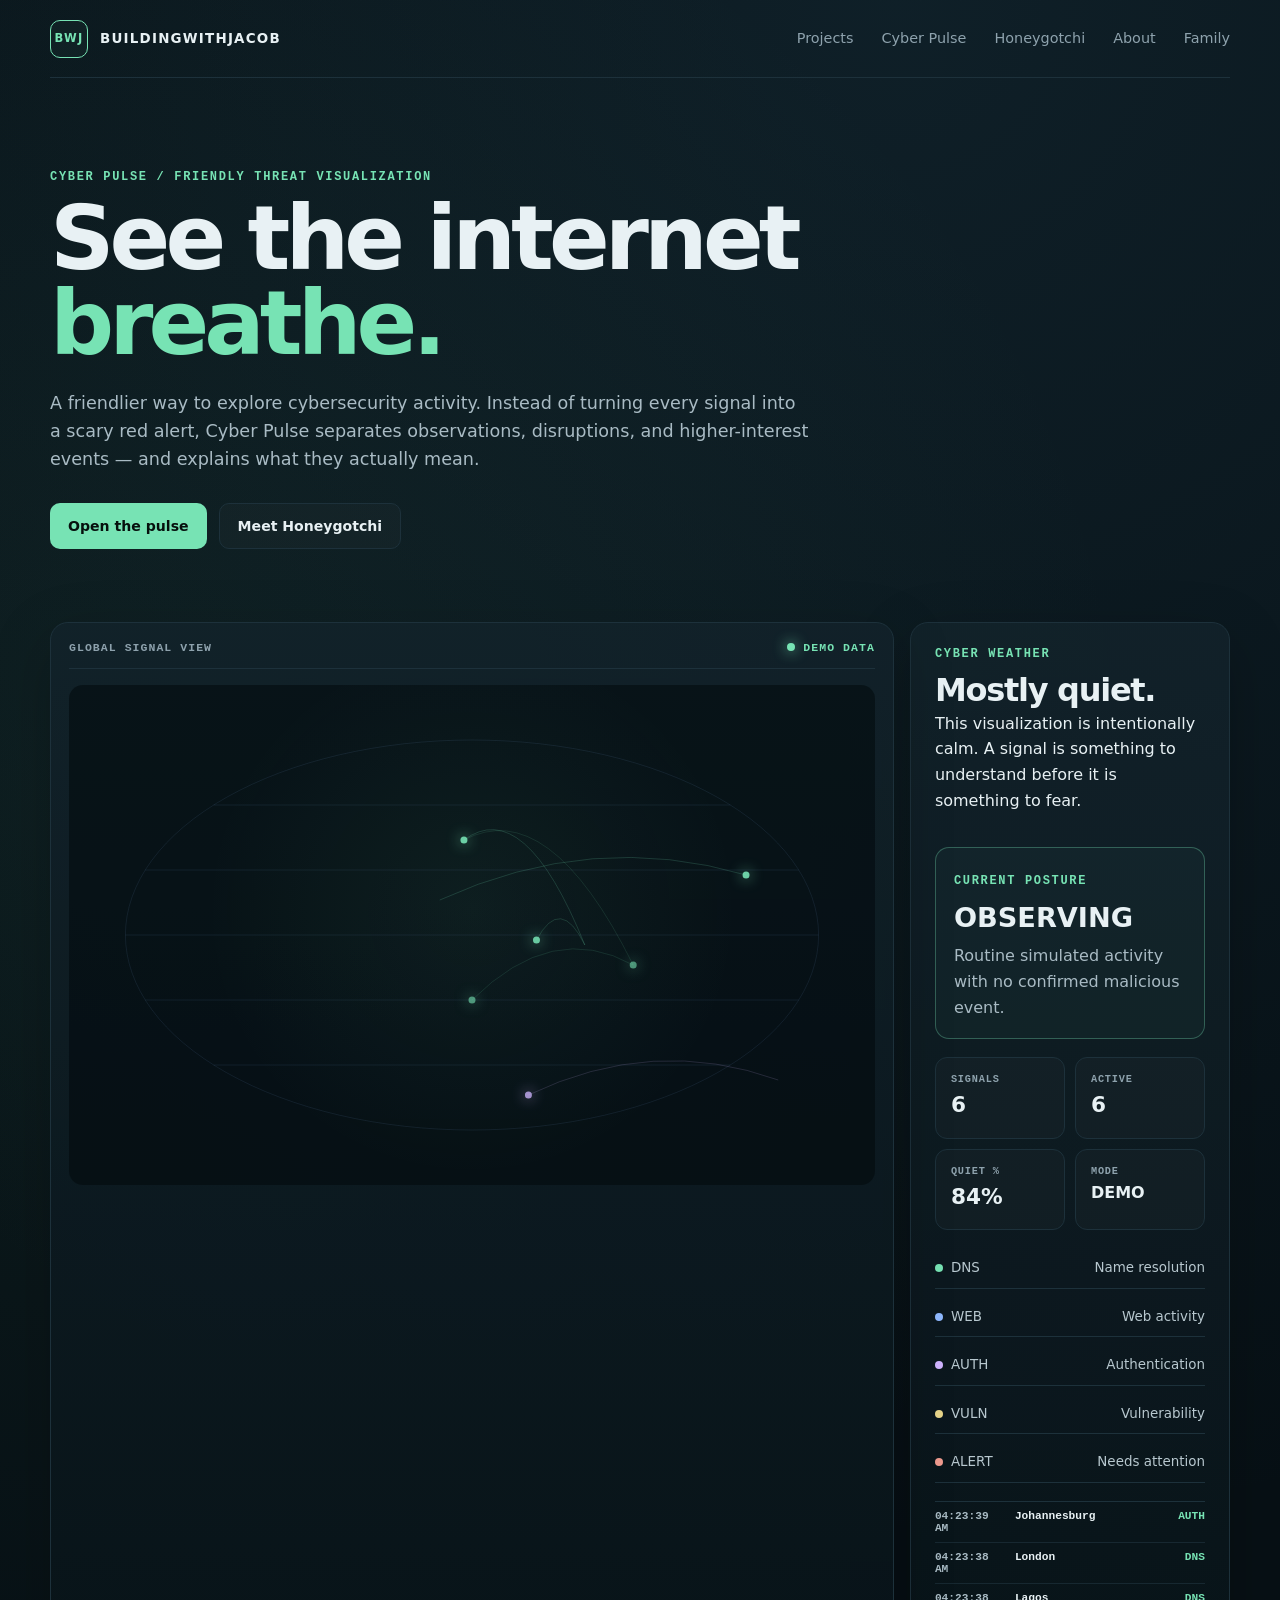
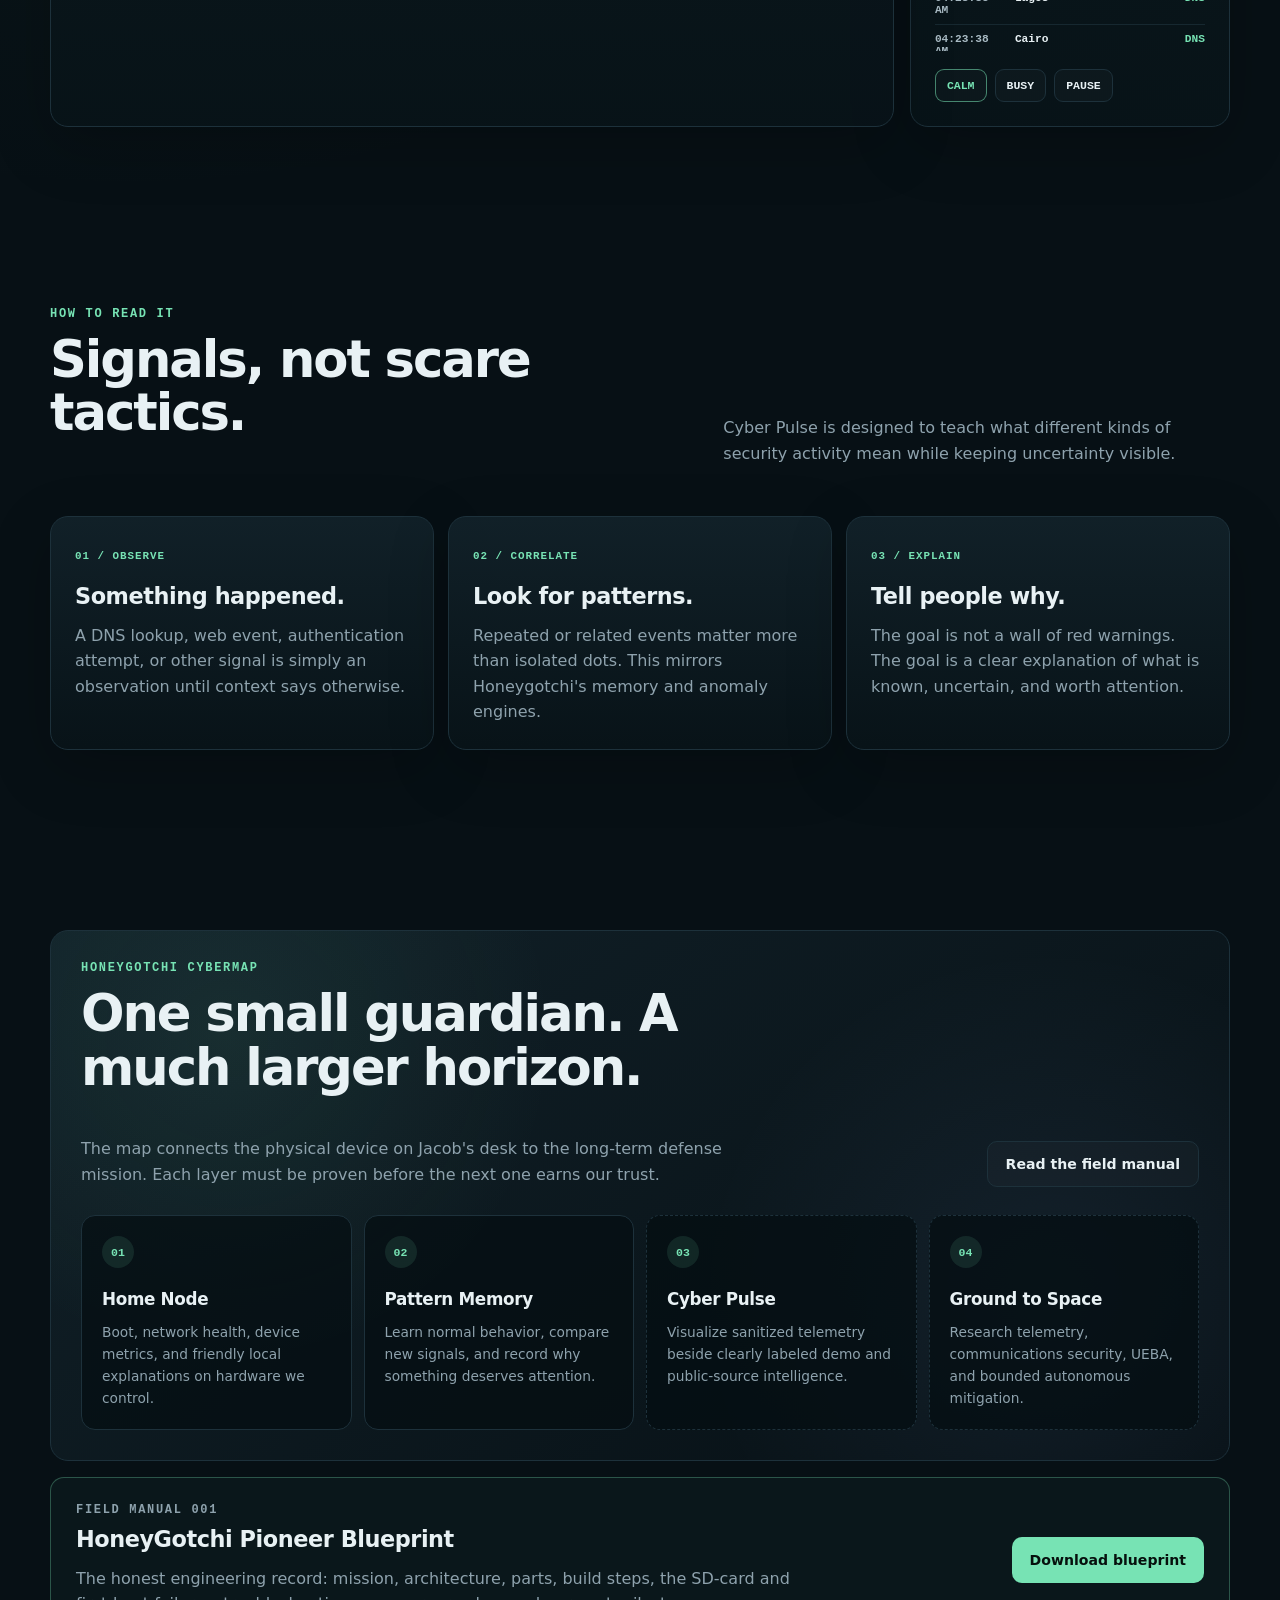
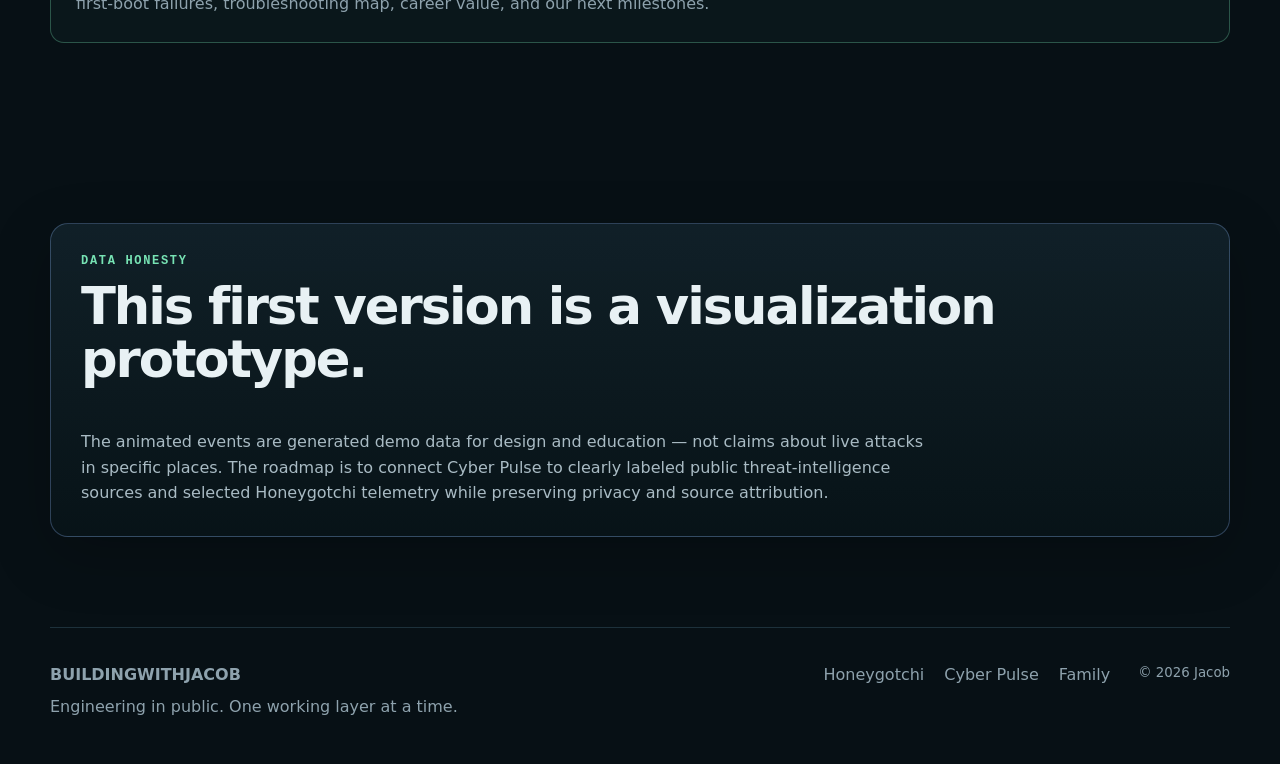
<file: cyber-pulse.html>
<!DOCTYPE html>
<html lang="en">
<head>
  <meta charset="UTF-8" />
  <meta name="viewport" content="width=device-width, initial-scale=1.0" />
  <meta name="description" content="Cyber Pulse — a friendly cyber activity visualization by BuildingWithJacob." />
  <title>Cyber Pulse | BuildingWithJacob</title>
  <link rel="icon" href="favicon.svg" type="image/svg+xml" />
  <meta name="theme-color" content="#071015" />
  <link rel="stylesheet" href="css/style.css" />
  <style>
    .pulse-hero{padding:92px 0 38px}.pulse-hero h1{max-width:980px;margin-bottom:24px}.pulse-hero .hero-copy{max-width:760px}
    .pulse-layout{display:grid;grid-template-columns:minmax(0,1.45fr) minmax(300px,.55fr);gap:16px;align-items:stretch}
    .pulse-panel,.pulse-side,.pulse-card,.pulse-honesty{border:1px solid var(--line);background:linear-gradient(180deg,rgba(18,34,42,.9),rgba(8,19,24,.94));border-radius:var(--radius);box-shadow:0 18px 60px rgba(0,0,0,.22)}
    .pulse-panel{padding:18px;min-height:600px;position:relative;overflow:hidden}.pulse-top{display:flex;justify-content:space-between;gap:16px;padding-bottom:14px;border-bottom:1px solid var(--line);font:700 .72rem ui-monospace,monospace;letter-spacing:.09em;color:var(--muted)}
    .pulse-mode{color:var(--accent)}.pulse-mode i{display:inline-block;width:8px;height:8px;border-radius:50%;background:var(--accent);box-shadow:0 0 14px var(--accent);margin-right:8px}
    #pulseCanvas{display:block;width:100%;height:500px;margin-top:16px;border-radius:14px;background:radial-gradient(circle at 50% 45%,rgba(119,227,180,.06),transparent 55%),rgba(4,12,16,.62)}
    .pulse-side{padding:24px;display:flex;flex-direction:column;gap:18px}.pulse-side h2{font-size:2rem;margin-bottom:4px}.pulse-side>p{color:var(--muted)}
    .weather{border:1px solid rgba(119,227,180,.32);border-radius:14px;padding:18px;background:rgba(119,227,180,.035)}.weather strong{display:block;font-size:1.7rem;margin:4px 0}.weather p{color:#a9bbc4;margin:0}
    .pulse-stats{display:grid;grid-template-columns:1fr 1fr;gap:10px}.pulse-stat{border:1px solid var(--line);border-radius:12px;padding:15px;background:rgba(255,255,255,.018)}.pulse-stat span{display:block;color:var(--muted);font:700 .64rem ui-monospace,monospace;letter-spacing:.08em}.pulse-stat strong{display:block;font-size:1.35rem;margin-top:3px}
    .legend{display:grid;gap:8px}.legend-row{display:flex;justify-content:space-between;gap:14px;padding:9px 0;border-bottom:1px solid var(--line);font-size:.84rem;color:#b8c8cf}.dot{display:inline-block;width:8px;height:8px;border-radius:50%;margin-right:8px;background:var(--accent)}.blue{background:var(--accent2)}.soft{background:#d0b4ff}.gold{background:#e7d58a}.coral{background:#ef9b8f}
    .pulse-feed{max-height:150px;overflow:auto;border-top:1px solid var(--line)}.feed-item{display:grid;grid-template-columns:72px 1fr auto;gap:8px;padding:8px 0;border-bottom:1px solid rgba(29,49,59,.7);font:600 .7rem ui-monospace,monospace;color:#a9bbc4}.feed-item b{color:var(--text)}.feed-item em{font-style:normal;color:var(--accent)}
    .pulse-controls{display:flex;gap:8px;flex-wrap:wrap;margin-top:auto}.pulse-control{border:1px solid var(--line);background:rgba(255,255,255,.02);color:var(--text);border-radius:9px;padding:9px 11px;cursor:pointer;font:700 .72rem ui-monospace,monospace}.pulse-control:hover,.pulse-control.active{border-color:rgba(119,227,180,.55);color:var(--accent)}
    .pulse-info{display:grid;grid-template-columns:repeat(3,1fr);gap:14px}.pulse-card{padding:24px}.pulse-card span{color:var(--accent);font:700 .68rem ui-monospace,monospace;letter-spacing:.09em}.pulse-card h3{margin:12px 0 8px}.pulse-card p{color:var(--muted);margin:0}.pulse-honesty{padding:30px;border-color:rgba(143,185,255,.28)}.pulse-honesty p:last-child{color:#a9bbc4;max-width:850px;margin-bottom:0}
    .map-shell{border:1px solid var(--line);border-radius:var(--radius);padding:30px;background:linear-gradient(145deg,rgba(18,34,42,.96),rgba(7,16,21,.97));overflow:hidden;position:relative}.map-shell:before{content:"";position:absolute;inset:0;background:radial-gradient(circle at 15% 20%,rgba(119,227,180,.08),transparent 30%),radial-gradient(circle at 85% 70%,rgba(143,185,255,.08),transparent 33%);pointer-events:none}.map-intro{position:relative;display:flex;justify-content:space-between;gap:28px;align-items:end;margin-bottom:28px}.map-intro>div{max-width:690px}.map-intro p:last-child{color:var(--muted);margin-bottom:0}.map-grid{position:relative;display:grid;grid-template-columns:repeat(4,1fr);gap:12px}.map-node{min-height:190px;border:1px solid var(--line);border-radius:14px;padding:20px;background:rgba(5,14,18,.74)}.map-node b{display:inline-flex;width:32px;height:32px;align-items:center;justify-content:center;border-radius:50%;background:rgba(119,227,180,.11);color:var(--accent);font:700 .72rem ui-monospace,monospace}.map-node h3{font-size:1.05rem;margin:18px 0 8px}.map-node p{color:var(--muted);font-size:.86rem;margin:0}.map-node.future{border-style:dashed}.blueprint-callout{display:grid;grid-template-columns:1fr auto;gap:22px;align-items:center;margin-top:16px;padding:25px;border:1px solid rgba(119,227,180,.3);border-radius:14px;background:rgba(119,227,180,.035)}.blueprint-callout h3{margin:4px 0 8px}.blueprint-callout p{color:var(--muted);margin:0;max-width:720px}
    @media(max-width:900px){.pulse-layout{grid-template-columns:1fr}#pulseCanvas{height:430px}.pulse-info,.map-grid{grid-template-columns:1fr 1fr}.map-intro{align-items:start;flex-direction:column}.blueprint-callout{grid-template-columns:1fr}}@media(max-width:560px){.pulse-stats,.map-grid{grid-template-columns:1fr}#pulseCanvas{height:360px}.pulse-top{flex-direction:column}.map-shell{padding:21px}}
  </style>
</head>
<body>
  <div class="page-grid" aria-hidden="true"></div>
  <header class="site-header">
    <a class="brand" href="index.html" aria-label="BuildingWithJacob home"><span class="brand-mark">BWJ</span><span>BUILDINGWITHJACOB</span></a>
    <button class="nav-toggle" aria-label="Toggle navigation" aria-expanded="false">MENU</button>
    <nav class="site-nav" aria-label="Primary navigation"><a href="index.html#work">Projects</a><a href="cyber-pulse.html" aria-current="page">Cyber Pulse</a><a href="honeygotchi.html">Honeygotchi</a><a href="index.html#about">About</a><a href="family.html">Family</a></nav>
  </header>
  <main>
    <section class="pulse-hero shell">
      <p class="kicker">CYBER PULSE / FRIENDLY THREAT VISUALIZATION</p>
      <h1>See the internet <span>breathe.</span></h1>
      <p class="hero-copy">A friendlier way to explore cybersecurity activity. Instead of turning every signal into a scary red alert, Cyber Pulse separates observations, disruptions, and higher-interest events — and explains what they actually mean.</p>
      <div class="hero-actions"><a class="btn btn-primary" href="#live">Open the pulse</a><a class="btn btn-secondary" href="honeygotchi.html">Meet Honeygotchi</a></div>
    </section>

    <section id="live" class="section shell" style="padding-top:35px">
      <div class="pulse-layout">
        <div class="pulse-panel">
          <div class="pulse-top"><span>GLOBAL SIGNAL VIEW</span><span class="pulse-mode"><i></i>DEMO DATA</span></div>
          <canvas id="pulseCanvas" aria-label="Animated demo visualization of global cybersecurity signals"></canvas>
        </div>
        <aside class="pulse-side">
          <div><p class="kicker">CYBER WEATHER</p><h2>Mostly quiet.</h2><p>This visualization is intentionally calm. A signal is something to understand before it is something to fear.</p></div>
          <div class="weather"><span class="kicker">CURRENT POSTURE</span><strong>OBSERVING</strong><p>Routine simulated activity with no confirmed malicious event.</p></div>
          <div class="pulse-stats"><div class="pulse-stat"><span>SIGNALS</span><strong id="signalCount">0</strong></div><div class="pulse-stat"><span>ACTIVE</span><strong id="activeCount">0</strong></div><div class="pulse-stat"><span>QUIET %</span><strong id="quietPercent">94%</strong></div><div class="pulse-stat"><span>MODE</span><strong style="font-size:1rem">DEMO</strong></div></div>
          <div class="legend"><div class="legend-row"><span><i class="dot"></i>DNS</span><span>Name resolution</span></div><div class="legend-row"><span><i class="dot blue"></i>WEB</span><span>Web activity</span></div><div class="legend-row"><span><i class="dot soft"></i>AUTH</span><span>Authentication</span></div><div class="legend-row"><span><i class="dot gold"></i>VULN</span><span>Vulnerability</span></div><div class="legend-row"><span><i class="dot coral"></i>ALERT</span><span>Needs attention</span></div></div>
          <div class="pulse-feed" id="pulseFeed" aria-live="polite"></div>
          <div class="pulse-controls"><button class="pulse-control active" data-speed="1">CALM</button><button class="pulse-control" data-speed="2">BUSY</button><button class="pulse-control" id="pausePulse">PAUSE</button></div>
        </aside>
      </div>
    </section>

    <section class="section shell">
      <div class="section-heading"><div><p class="kicker">HOW TO READ IT</p><h2>Signals, not scare tactics.</h2></div><p>Cyber Pulse is designed to teach what different kinds of security activity mean while keeping uncertainty visible.</p></div>
      <div class="pulse-info"><article class="pulse-card"><span>01 / OBSERVE</span><h3>Something happened.</h3><p>A DNS lookup, web event, authentication attempt, or other signal is simply an observation until context says otherwise.</p></article><article class="pulse-card"><span>02 / CORRELATE</span><h3>Look for patterns.</h3><p>Repeated or related events matter more than isolated dots. This mirrors Honeygotchi's memory and anomaly engines.</p></article><article class="pulse-card"><span>03 / EXPLAIN</span><h3>Tell people why.</h3><p>The goal is not a wall of red warnings. The goal is a clear explanation of what is known, uncertain, and worth attention.</p></article></div>
    </section>

    <section class="section shell" id="cybermap">
      <div class="map-shell">
        <div class="map-intro"><div><p class="kicker">HONEYGOTCHI CYBERMAP</p><h2>One small guardian. A much larger horizon.</h2><p>The map connects the physical device on Jacob's desk to the long-term defense mission. Each layer must be proven before the next one earns our trust.</p></div><a class="btn btn-secondary" href="#blueprint">Read the field manual</a></div>
        <div class="map-grid">
          <article class="map-node"><b>01</b><h3>Home Node</h3><p>Boot, network health, device metrics, and friendly local explanations on hardware we control.</p></article>
          <article class="map-node"><b>02</b><h3>Pattern Memory</h3><p>Learn normal behavior, compare new signals, and record why something deserves attention.</p></article>
          <article class="map-node future"><b>03</b><h3>Cyber Pulse</h3><p>Visualize sanitized telemetry beside clearly labeled demo and public-source intelligence.</p></article>
          <article class="map-node future"><b>04</b><h3>Ground to Space</h3><p>Research telemetry, communications security, UEBA, and bounded autonomous mitigation.</p></article>
        </div>
      </div>
      <div class="blueprint-callout" id="blueprint"><div><p class="kicker">FIELD MANUAL 001</p><h3>HoneyGotchi Pioneer Blueprint</h3><p>The honest engineering record: mission, architecture, parts, build steps, the SD-card and first-boot failures, troubleshooting map, career value, and our next milestones.</p></div><a class="btn btn-primary" href="HoneyGotchi-Pioneer-Blueprint.pdf" download>Download blueprint</a></div>
    </section>

    <section class="section shell"><div class="pulse-honesty"><p class="kicker">DATA HONESTY</p><h2>This first version is a visualization prototype.</h2><p>The animated events are generated demo data for design and education — not claims about live attacks in specific places. The roadmap is to connect Cyber Pulse to clearly labeled public threat-intelligence sources and selected Honeygotchi telemetry while preserving privacy and source attribution.</p></div></section>
  </main>
  <footer class="site-footer shell"><div><strong>BUILDINGWITHJACOB</strong><p>Engineering in public. One working layer at a time.</p></div><div class="footer-links"><a href="honeygotchi.html">Honeygotchi</a><a href="cyber-pulse.html">Cyber Pulse</a><a href="family.html">Family</a></div><small>© <span id="year"></span> Jacob</small></footer>
  <script src="js/main.js"></script>
  <script src="js/cyber-pulse.js"></script>
</body>
</html>
</file>
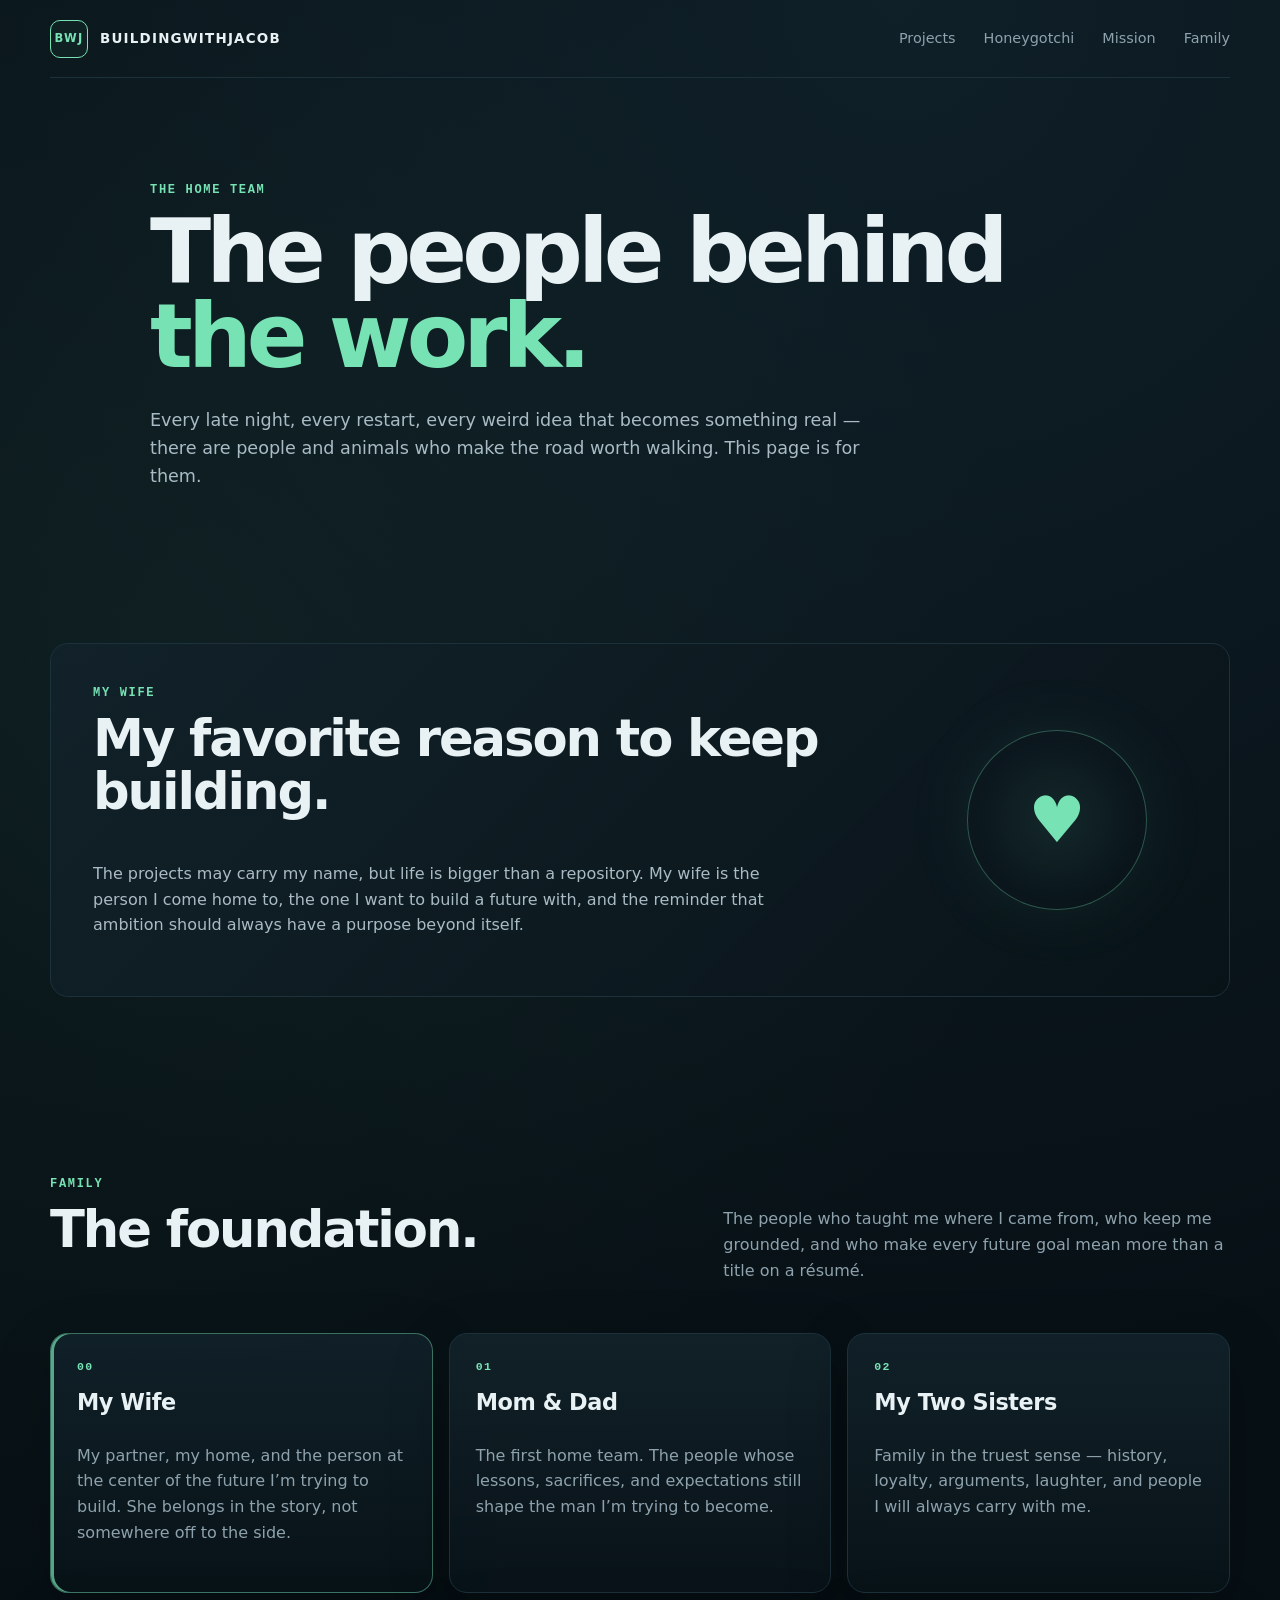
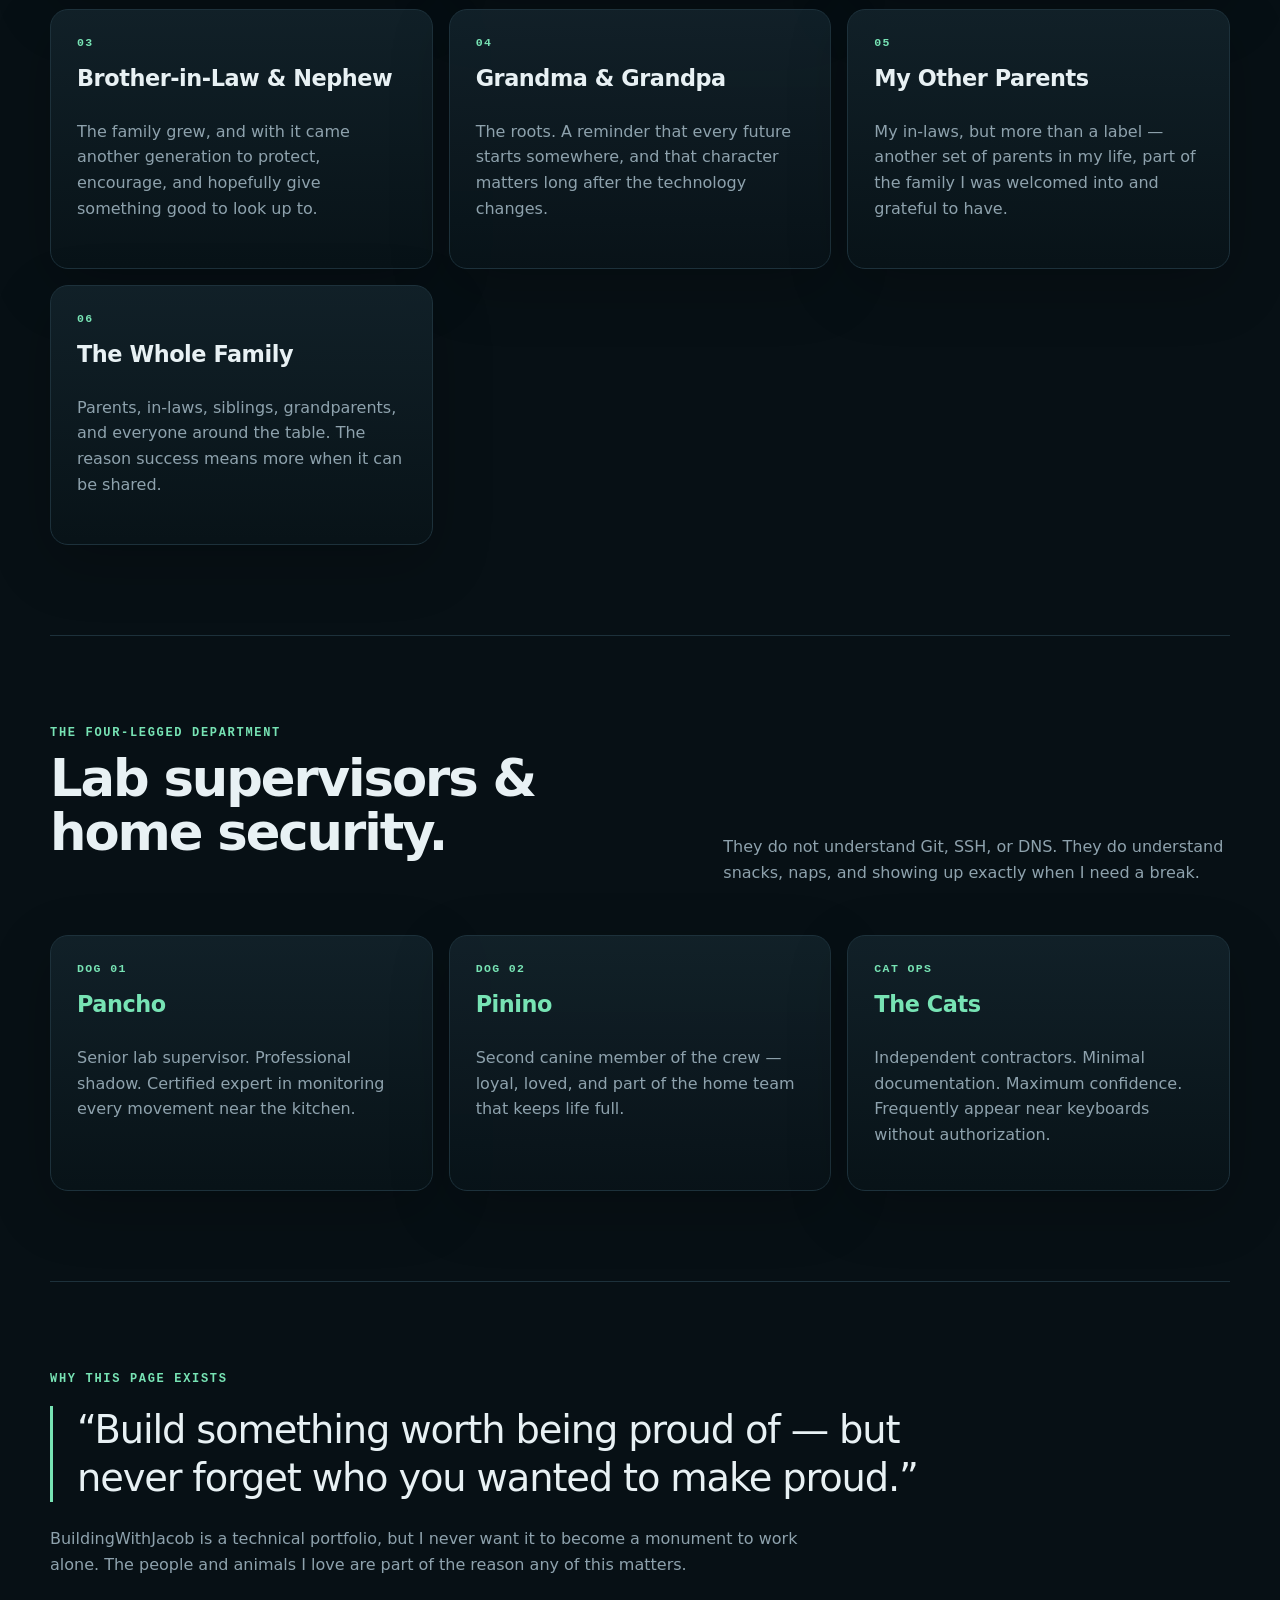
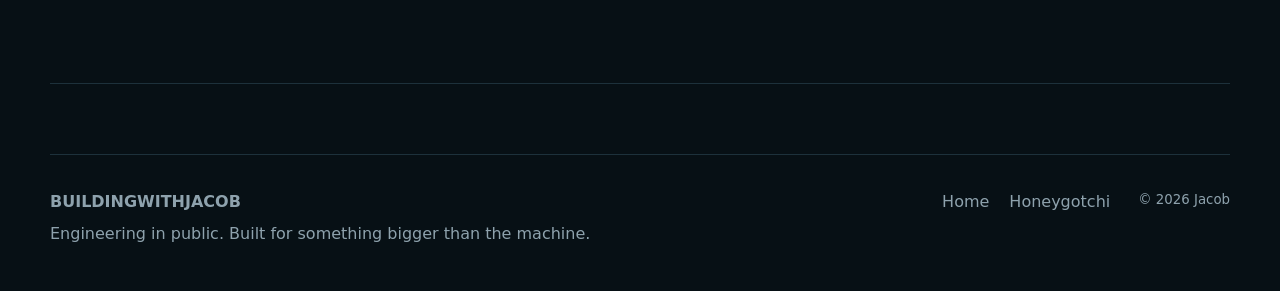
<file: family.html>
<!DOCTYPE html>
<html lang="en">
<head>
  <meta charset="UTF-8" />
  <meta name="viewport" content="width=device-width, initial-scale=1.0" />
  <meta name="description" content="The family and home behind BuildingWithJacob." />
  <title>Family | BuildingWithJacob</title>
  <link rel="icon" href="favicon.svg" type="image/svg+xml" />
  <meta name="theme-color" content="#071015" />
  <link rel="stylesheet" href="css/style.css" />
  <meta property="og:title" content="Family | BuildingWithJacob" />
  <meta property="og:description" content="The family and home behind the work at BuildingWithJacob." />
  <meta property="og:type" content="website" />
  <meta property="og:url" content="https://buildingwithjacob.dev/" />
</head>
<body>
  <div class="page-grid" aria-hidden="true"></div>

  <header class="site-header">
    <a class="brand" href="index.html" aria-label="BuildingWithJacob home">
      <span class="brand-mark">BWJ</span>
      <span>BUILDINGWITHJACOB</span>
    </a>
    <button class="nav-toggle" aria-label="Toggle navigation" aria-expanded="false">MENU</button>
    <nav class="site-nav" aria-label="Primary navigation">
      <a href="index.html#work">Projects</a>
      <a href="honeygotchi.html">Honeygotchi</a>
      <a href="index.html#mission">Mission</a>
      <a href="family.html" aria-current="page">Family</a>
    </nav>
  </header>

  <main>
    <section class="family-hero shell">
      <p class="kicker">THE HOME TEAM</p>
      <h1>The people behind <span>the work.</span></h1>
      <p class="hero-copy">
        Every late night, every restart, every weird idea that becomes something real —
        there are people and animals who make the road worth walking. This page is for them.
      </p>
    </section>

    <section class="section shell">
      <div class="family-feature">
        <div>
          <p class="kicker">MY WIFE</p>
          <h2>My favorite reason to keep building.</h2>
          <p>
            The projects may carry my name, but life is bigger than a repository.
            My wife is the person I come home to, the one I want to build a future with,
            and the reminder that ambition should always have a purpose beyond itself.
          </p>
        </div>
        <div class="family-symbol" aria-label="heart symbol">♥</div>
      </div>
    </section>

    <section class="section shell">
      <div class="section-heading">
        <div>
          <p class="kicker">FAMILY</p>
          <h2>The foundation.</h2>
        </div>
        <p>
          The people who taught me where I came from, who keep me grounded,
          and who make every future goal mean more than a title on a résumé.
        </p>
      </div>

      <div class="family-grid">

        <article class="project-card family-card wife-card">
          <p class="card-index">00</p>
          <h3>My Wife</h3>
          <p>My partner, my home, and the person at the center of the future I’m trying to build. She belongs in the story, not somewhere off to the side.</p>
        </article>
        <article class="project-card family-card">
          <p class="card-index">01</p>
          <h3>Mom & Dad</h3>
          <p>The first home team. The people whose lessons, sacrifices, and expectations still shape the man I’m trying to become.</p>
        </article>

        <article class="project-card family-card">
          <p class="card-index">02</p>
          <h3>My Two Sisters</h3>
          <p>Family in the truest sense — history, loyalty, arguments, laughter, and people I will always carry with me.</p>
        </article>

        <article class="project-card family-card">
          <p class="card-index">03</p>
          <h3>Brother-in-Law & Nephew</h3>
          <p>The family grew, and with it came another generation to protect, encourage, and hopefully give something good to look up to.</p>
        </article>

        <article class="project-card family-card">
          <p class="card-index">04</p>
          <h3>Grandma & Grandpa</h3>
          <p>The roots. A reminder that every future starts somewhere, and that character matters long after the technology changes.</p>
        </article>

        <article class="project-card family-card">
          <p class="card-index">05</p>
          <h3>My Other Parents</h3>
          <p>My in-laws, but more than a label — another set of parents in my life, part of the family I was welcomed into and grateful to have.</p>
        </article>

        <article class="project-card family-card">
          <p class="card-index">06</p>
          <h3>The Whole Family</h3>
          <p>Parents, in-laws, siblings, grandparents, and everyone around the table. The reason success means more when it can be shared.</p>
        </article>
      </div>
    </section>

    <section class="section shell pets-section">
      <div class="section-heading">
        <div>
          <p class="kicker">THE FOUR-LEGGED DEPARTMENT</p>
          <h2>Lab supervisors & home security.</h2>
        </div>
        <p>They do not understand Git, SSH, or DNS. They do understand snacks, naps, and showing up exactly when I need a break.</p>
      </div>

      <div class="family-grid pets-grid">
        <article class="project-card pet-card">
          <p class="card-index">DOG 01</p>
          <h3>Pancho</h3>
          <p>Senior lab supervisor. Professional shadow. Certified expert in monitoring every movement near the kitchen.</p>
        </article>

        <article class="project-card pet-card">
          <p class="card-index">DOG 02</p>
          <h3>Pinino</h3>
          <p>Second canine member of the crew — loyal, loved, and part of the home team that keeps life full.</p>
        </article>

        <article class="project-card pet-card">
          <p class="card-index">CAT OPS</p>
          <h3>The Cats</h3>
          <p>Independent contractors. Minimal documentation. Maximum confidence. Frequently appear near keyboards without authorization.</p>
        </article>
      </div>
    </section>

    <section class="section shell family-note">
      <p class="kicker">WHY THIS PAGE EXISTS</p>
      <blockquote>
        “Build something worth being proud of — but never forget who you wanted to make proud.”
      </blockquote>
      <p>
        BuildingWithJacob is a technical portfolio, but I never want it to become a monument to work alone.
        The people and animals I love are part of the reason any of this matters.
      </p>
    </section>
  </main>

  <footer class="site-footer shell">
    <div>
      <strong>BUILDINGWITHJACOB</strong>
      <p>Engineering in public. Built for something bigger than the machine.</p>
    </div>
    <div class="footer-links">
      <a href="index.html">Home</a>
      <a href="honeygotchi.html">Honeygotchi</a>
    </div>
    <small>© <span id="year"></span> Jacob</small>
  </footer>

  <script src="js/main.js"></script>
</body>
</html>
</file>
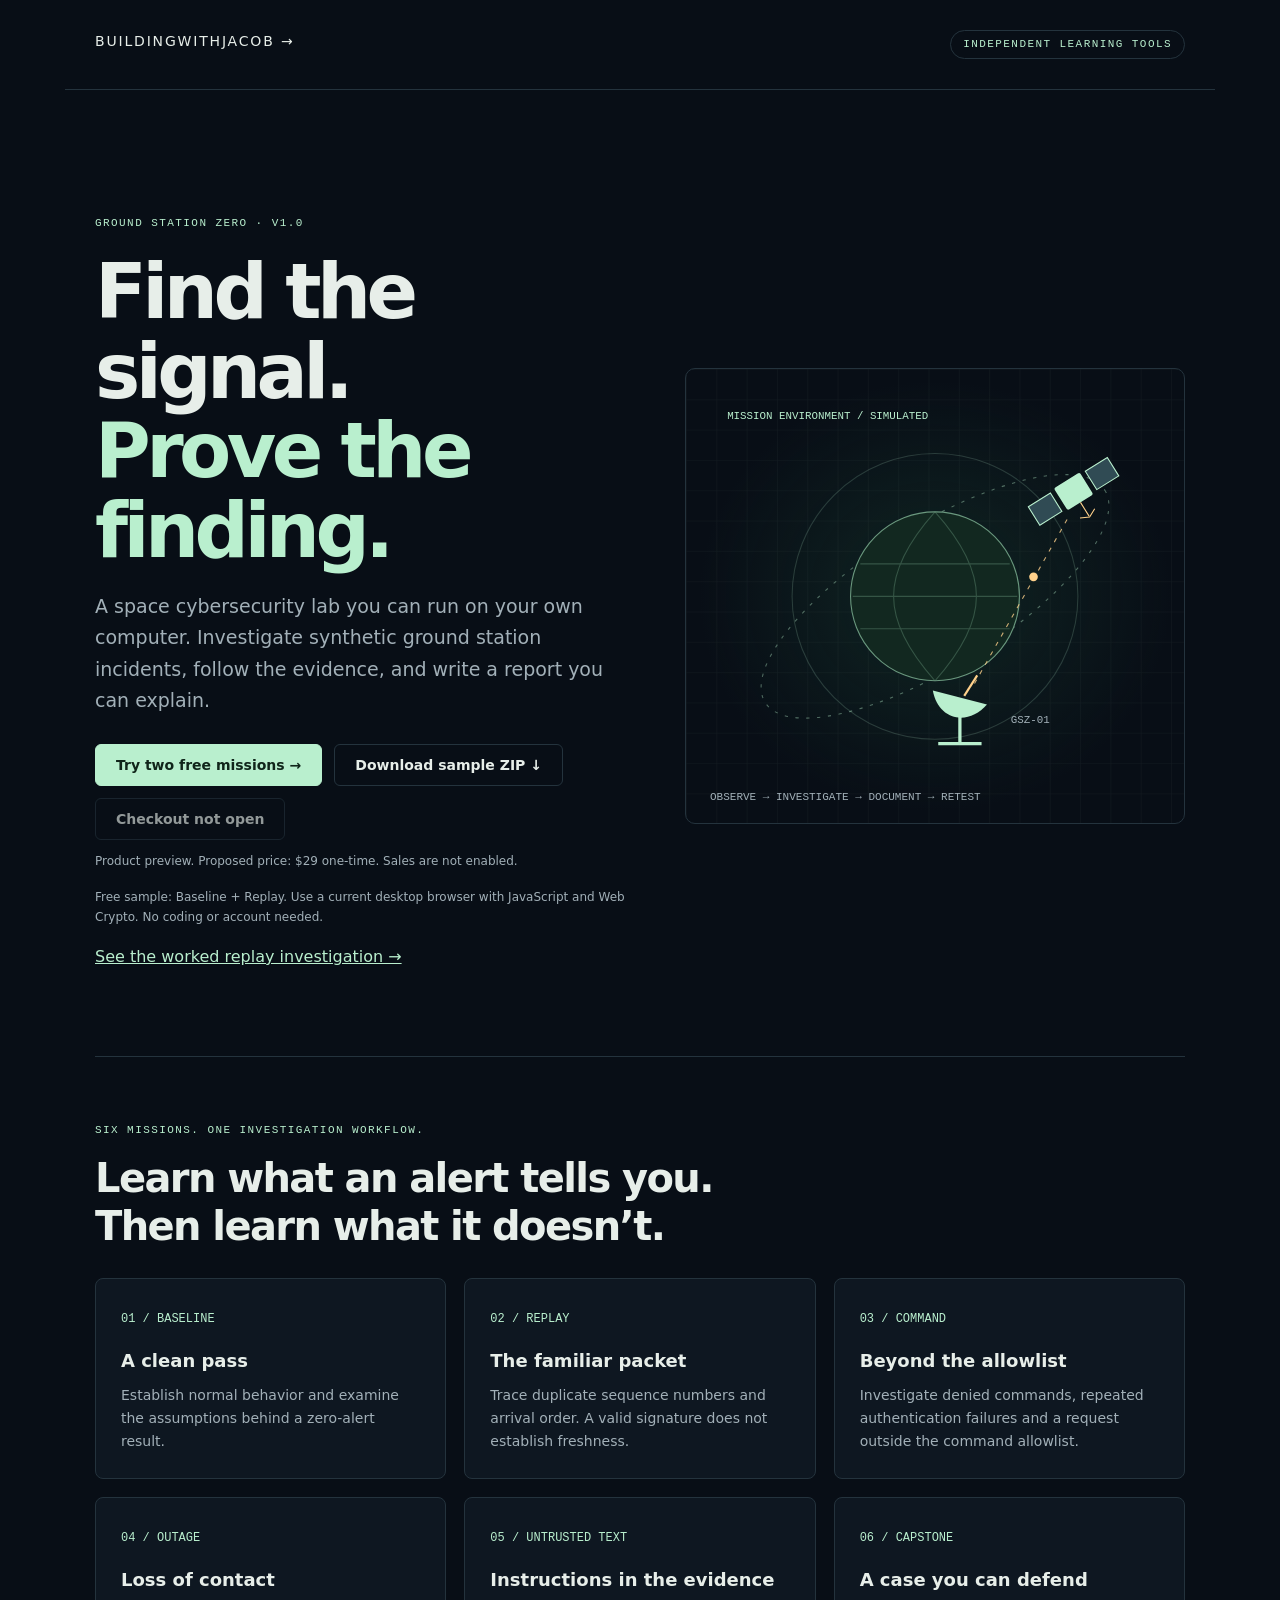
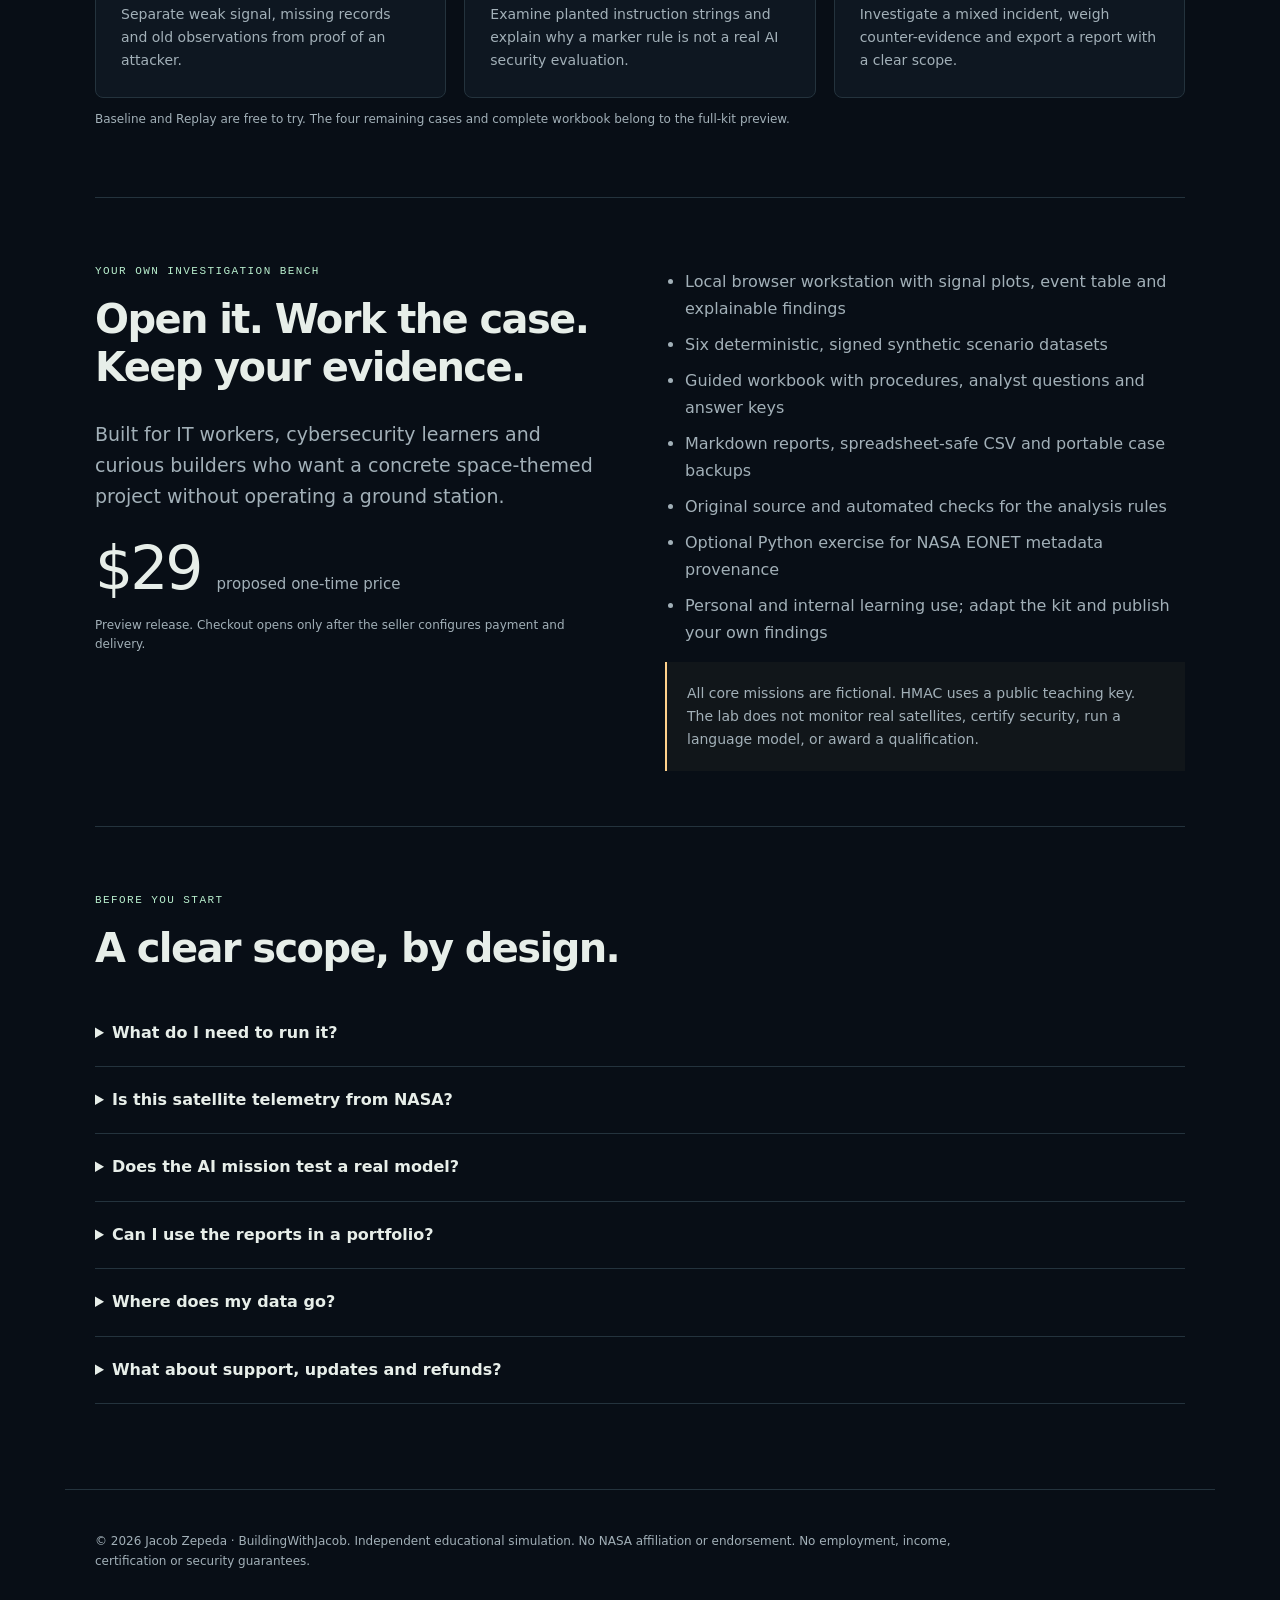
<file: ground-station-zero.html>
<!doctype html>
<html lang="en"><head><meta charset="utf-8"><meta name="viewport" content="width=device-width,initial-scale=1"><meta name="description" content="A hands-on space cybersecurity lab. Investigate simulated telemetry, trace evidence, and write your incident report. No radio hardware or cloud account required."><title>Ground Station Zero · BuildingWithJacob</title><link rel="canonical" href="https://buildingwithjacob.dev/ground-station-zero.html"><meta property="og:type" content="website"><meta property="og:title" content="Ground Station Zero · BuildingWithJacob"><meta property="og:description" content="Try two free space cybersecurity missions. Investigate fictional records and write an evidence report you can explain."><meta property="og:url" content="https://buildingwithjacob.dev/ground-station-zero.html"><meta property="og:image" content="https://buildingwithjacob.dev/assets/ground-station-zero-social.png"><meta property="og:image:width" content="1200"><meta property="og:image:height" content="630"><meta property="og:image:alt" content="Ground Station Zero learning lab with an actual fictional replay investigation"><meta name="twitter:card" content="summary_large_image">
<style>
:root{color-scheme:dark;--bg:#080e16;--ink:#e7eee9;--muted:#a2b0b8;--line:#24333d;--green:#b9efce;--amber:#ffd18b}*{box-sizing:border-box}body{margin:0;background:var(--bg);color:var(--ink);font:16px/1.65 system-ui,sans-serif}a{color:var(--green)}button,a{touch-action:manipulation}a:focus-visible,button:focus-visible{outline:3px solid var(--amber);outline-offset:5px}header,main,footer{max-width:1150px;margin:auto;padding:30px}header{display:flex;justify-content:space-between;gap:20px;border-bottom:1px solid var(--line)}.brand{font-size:14px;letter-spacing:.13em;text-decoration:none;color:var(--ink)}.pill,.eyebrow{text-transform:uppercase;font:11px/1.4 ui-monospace,monospace;letter-spacing:.13em;color:var(--green)}.pill{border:1px solid var(--line);border-radius:50px;padding:6px 12px}.hero{display:grid;grid-template-columns:1.1fr 1fr;gap:40px;align-items:center;padding:85px 0 70px}h1{font-size:clamp(42px,6vw,76px);letter-spacing:-.06em;line-height:1.05;margin:20px 0}h1 em{font-style:normal;color:var(--green)}.intro{font-size:19px;color:var(--muted);max-width:520px}.actions{display:flex;flex-wrap:wrap;gap:12px;margin:28px 0 10px}.button{border:1px solid var(--green);border-radius:6px;padding:12px 20px;text-decoration:none;background:var(--green);color:#10251a;font:600 14px system-ui;display:inline-flex;align-items:center;justify-content:center}.button.secondary{background:transparent;color:var(--ink);border-color:var(--line)}button:disabled{cursor:default;opacity:.62}.small{font-size:12px;color:var(--muted)}.orbit{min-height:420px;display:grid;place-items:center;position:relative;background:radial-gradient(ellipse at center,#16382d88,transparent 67%);border:1px solid var(--line);border-radius:10px;overflow:hidden}.orbit svg{width:100%;height:auto;position:relative}.orbit .tag{position:absolute;bottom:20px;left:24px;font:11px ui-monospace,monospace;color:var(--muted)}section{padding:55px 0;border-top:1px solid var(--line)}h2{font-size:clamp(26px,4vw,40px);letter-spacing:-.04em;line-height:1.2;max-width:700px;margin:15px 0 28px}.grid{display:grid;grid-template-columns:repeat(3,1fr);gap:18px}.card{border:1px solid var(--line);padding:25px;border-radius:8px;background:#0e1721}.card .num{font:12px ui-monospace,monospace;color:var(--green)}.card h3{font-size:18px;margin:16px 0 8px}.card p{color:var(--muted);font-size:14px;margin:0}.offer{display:grid;grid-template-columns:1fr 1fr;gap:50px}.price{font-size:60px;line-height:1.2;letter-spacing:-.05em}.price span{font-size:15px;color:var(--muted);letter-spacing:0}.checklist{padding-left:20px;color:var(--muted)}.checklist li{margin:10px 0}details{border-bottom:1px solid var(--line);padding:20px 0}summary{cursor:pointer;font-weight:600}details p{color:var(--muted);max-width:850px}.note{padding:20px;border-left:2px solid var(--amber);background:#ffd18b09;color:var(--muted);font-size:14px}footer{color:var(--muted);border-top:1px solid var(--line);font-size:12px}footer p{max-width:900px}#checkout-state{min-height:24px}.sr{position:absolute;width:1px;height:1px;overflow:hidden;clip:rect(0,0,0,0)}@media(max-width:760px){header,main,footer{padding:22px}.hero{grid-template-columns:1fr;padding:40px 0}.orbit{min-height:290px}.grid,.offer{grid-template-columns:1fr}.grid{gap:12px}section{padding:35px 0}.pill{font-size:9px}.intro{font-size:17px}}
</style></head><body>
<header><a class="brand" href="https://buildingwithjacob.dev">BUILDINGWITHJACOB →</a><span class="pill">Independent learning tools</span></header>
<main><div class="hero"><div><p class="eyebrow">Ground Station Zero · v1.0</p><h1>Find the signal.<br><em>Prove the finding.</em></h1><p class="intro">A space cybersecurity lab you can run on your own computer. Investigate synthetic ground station incidents, follow the evidence, and write a report you can explain.</p><div class="actions"><a class="button" href="ground-station-zero-sample/index.html">Try two free missions →</a><a class="button secondary" href="ground-station-zero-sample/download.zip" download>Download sample ZIP ↓</a><button class="button secondary" id="buy" disabled>Checkout not open</button></div><p class="small" id="checkout-state">Product preview. Proposed price: $29 one-time. Sales are not enabled.</p><p class="small">Free sample: Baseline + Replay. Use a current desktop browser with JavaScript and Web Crypto. No coding or account needed.</p><p><a href="replay-attack-lab.html">See the worked replay investigation →</a></p></div>
<div class="orbit" role="img" aria-label="Original diagram of a simulated satellite, radio link and ground station"><svg viewBox="0 0 460 420" xmlns="http://www.w3.org/2000/svg"><defs><pattern id="grid" width="28" height="28" patternUnits="userSpaceOnUse"><path d="M28 0H0V28" fill="none" stroke="#b9efce" stroke-opacity=".06"/></pattern></defs><path fill="url(#grid)" d="M0 0h460v420H0z"/><circle cx="230" cy="210" r="132" stroke="#b9efce" stroke-opacity=".18" fill="none"/><ellipse cx="230" cy="210" rx="185" ry="65" transform="rotate(-32 230 210)" fill="none" stroke="#b9efce" stroke-opacity=".4" stroke-dasharray="3 7"/><circle cx="230" cy="210" r="78" fill="#122820" stroke="#6a987e"/><path d="M154 210h152M161 180h138M161 240h138M230 132c-51 57-51 99 0 156m0-156c51 57 51 99 0 156" fill="none" stroke="#6a987e" stroke-opacity=".4"/><g transform="translate(358 113) rotate(-32)"><rect x="-14" y="-12" width="28" height="24" rx="2" fill="#b9efce"/><path d="M-43-10h24v20h-24zM19-10h24v20H19z" fill="#304b54" stroke="#b9efce"/><path d="M0 12v15m-8-3 8 4 8-4" stroke="#ffd18b" fill="none"/></g><path d="m352 139-88 156" stroke="#ffd18b" stroke-dasharray="4 6" stroke-opacity=".8"/><g transform="translate(253 311)"><path d="M-25-14c5 28 33 33 50 13L-25-14Z" fill="#b9efce"/><path d="M0 8v27m-20 0h40" stroke="#b9efce" stroke-width="3"/><path d="m4-9 12-19" stroke="#ffd18b" stroke-width="2"/></g><circle cx="321" cy="192" r="4" fill="#ffd18b"/><text x="38" y="46" fill="#b9efce" font-size="10" font-family="monospace">MISSION ENVIRONMENT / SIMULATED</text><text x="300" y="327" fill="#a2b0b8" font-size="10" font-family="monospace">GSZ-01</text></svg><span class="tag">OBSERVE → INVESTIGATE → DOCUMENT → RETEST</span></div></div>
<section><p class="eyebrow">Six missions. One investigation workflow.</p><h2>Learn what an alert tells you.<br>Then learn what it doesn’t.</h2><div class="grid"><article class="card"><span class="num">01 / BASELINE</span><h3>A clean pass</h3><p>Establish normal behavior and examine the assumptions behind a zero-alert result.</p></article><article class="card"><span class="num">02 / REPLAY</span><h3>The familiar packet</h3><p>Trace duplicate sequence numbers and arrival order. A valid signature does not establish freshness.</p></article><article class="card"><span class="num">03 / COMMAND</span><h3>Beyond the allowlist</h3><p>Investigate denied commands, repeated authentication failures and a request outside the command allowlist.</p></article><article class="card"><span class="num">04 / OUTAGE</span><h3>Loss of contact</h3><p>Separate weak signal, missing records and old observations from proof of an attacker.</p></article><article class="card"><span class="num">05 / UNTRUSTED TEXT</span><h3>Instructions in the evidence</h3><p>Examine planted instruction strings and explain why a marker rule is not a real AI security evaluation.</p></article><article class="card"><span class="num">06 / CAPSTONE</span><h3>A case you can defend</h3><p>Investigate a mixed incident, weigh counter-evidence and export a report with a clear scope.</p></article></div><p class="small">Baseline and Replay are free to try. The four remaining cases and complete workbook belong to the full-kit preview.</p></section>
<section class="offer"><div><p class="eyebrow">Your own investigation bench</p><h2>Open it. Work the case.<br>Keep your evidence.</h2><p class="intro">Built for IT workers, cybersecurity learners and curious builders who want a concrete space-themed project without operating a ground station.</p><div class="price">$29 <span>proposed one-time price</span></div><p class="small">Preview release. Checkout opens only after the seller configures payment and delivery.</p></div><div><ul class="checklist"><li>Local browser workstation with signal plots, event table and explainable findings</li><li>Six deterministic, signed synthetic scenario datasets</li><li>Guided workbook with procedures, analyst questions and answer keys</li><li>Markdown reports, spreadsheet-safe CSV and portable case backups</li><li>Original source and automated checks for the analysis rules</li><li>Optional Python exercise for NASA EONET metadata provenance</li><li>Personal and internal learning use; adapt the kit and publish your own findings</li></ul><div class="note">All core missions are fictional. HMAC uses a public teaching key. The lab does not monitor real satellites, certify security, run a language model, or award a qualification.</div></div></section>
<section><p class="eyebrow">Before you start</p><h2>A clear scope, by design.</h2><details><summary>What do I need to run it?</summary><p>A current desktop browser with Web Crypto and JavaScript enabled. Extract the download and open index.html. If local-file restrictions apply, run a local static server using Python. Node 20+ is optional for automated checks; Python 3.10+ is optional for the separate EONET exercise. No paid API or hardware is required.</p></details><details><summary>Is this satellite telemetry from NASA?</summary><p>No. Core scenarios use original synthetic ground station records. The separate optional exercise can retrieve natural event metadata from NASA EONET and document its provenance. That metadata is not spacecraft telemetry. This is an independent BuildingWithJacob educational product, with no NASA affiliation or endorsement.</p></details><details><summary>Does the AI mission test a real model?</summary><p>No. It flags specified instruction strings in fictional data so you can practice treating source text as untrusted. The workbook includes a separate optional human-reviewed critique exercise. No real model is called or assessed by the app.</p></details><details><summary>Can I use the reports in a portfolio?</summary><p>Yes. Publish your own notes and analysis while clearly saying the case is simulated. You may adapt the source for personal and internal learning. The kit files and answer keys cannot be redistributed or resold.</p></details><details><summary>Where does my data go?</summary><p>The core workstation makes no network requests. Notes remain in memory unless you explicitly enable browser saving or export a backup. The optional EONET Python script connects to its fixed official endpoint only when you choose live mode.</p></details><details><summary>What about support, updates and refunds?</summary><p>This is a fixed-scope version 1 download. There is no subscription or lifetime-update promise. The seller must publish a support contact and refund terms at checkout before opening sales. Try the free sample first to check the workflow and browser compatibility.</p></details></section>
</main><footer><p>© 2026 Jacob Zepeda · BuildingWithJacob. Independent educational simulation. No NASA affiliation or endorsement. No employment, income, certification or security guarantees.</p></footer>
<script src="ground-station-zero-sales-config.js"></script><script>
(function(){'use strict';const config=window.GSZSalesConfig||{};const button=document.getElementById('buy');const state=document.getElementById('checkout-state');try{const url=new URL(config.checkoutUrl||'');if(url.protocol!=='https:'||!['payhip.com','www.payhip.com','gumroad.com','www.gumroad.com'].includes(url.hostname)&&!url.hostname.endsWith('.gumroad.com'))return;if(typeof config.supportContact!=='string'||!config.supportContact.trim()||typeof config.refundPolicyUrl!=='string'||!config.refundPolicyUrl.startsWith('https://'))return;button.disabled=false;button.textContent='Get the kit · $29';state.textContent='One-time download. Payment, delivery and refund terms are provided by the seller’s checkout.';button.addEventListener('click',function(){window.location.assign(url.href);});}catch(error){/* An unconfigured preview never opens a checkout. */}}());
</script></body></html>
</file>
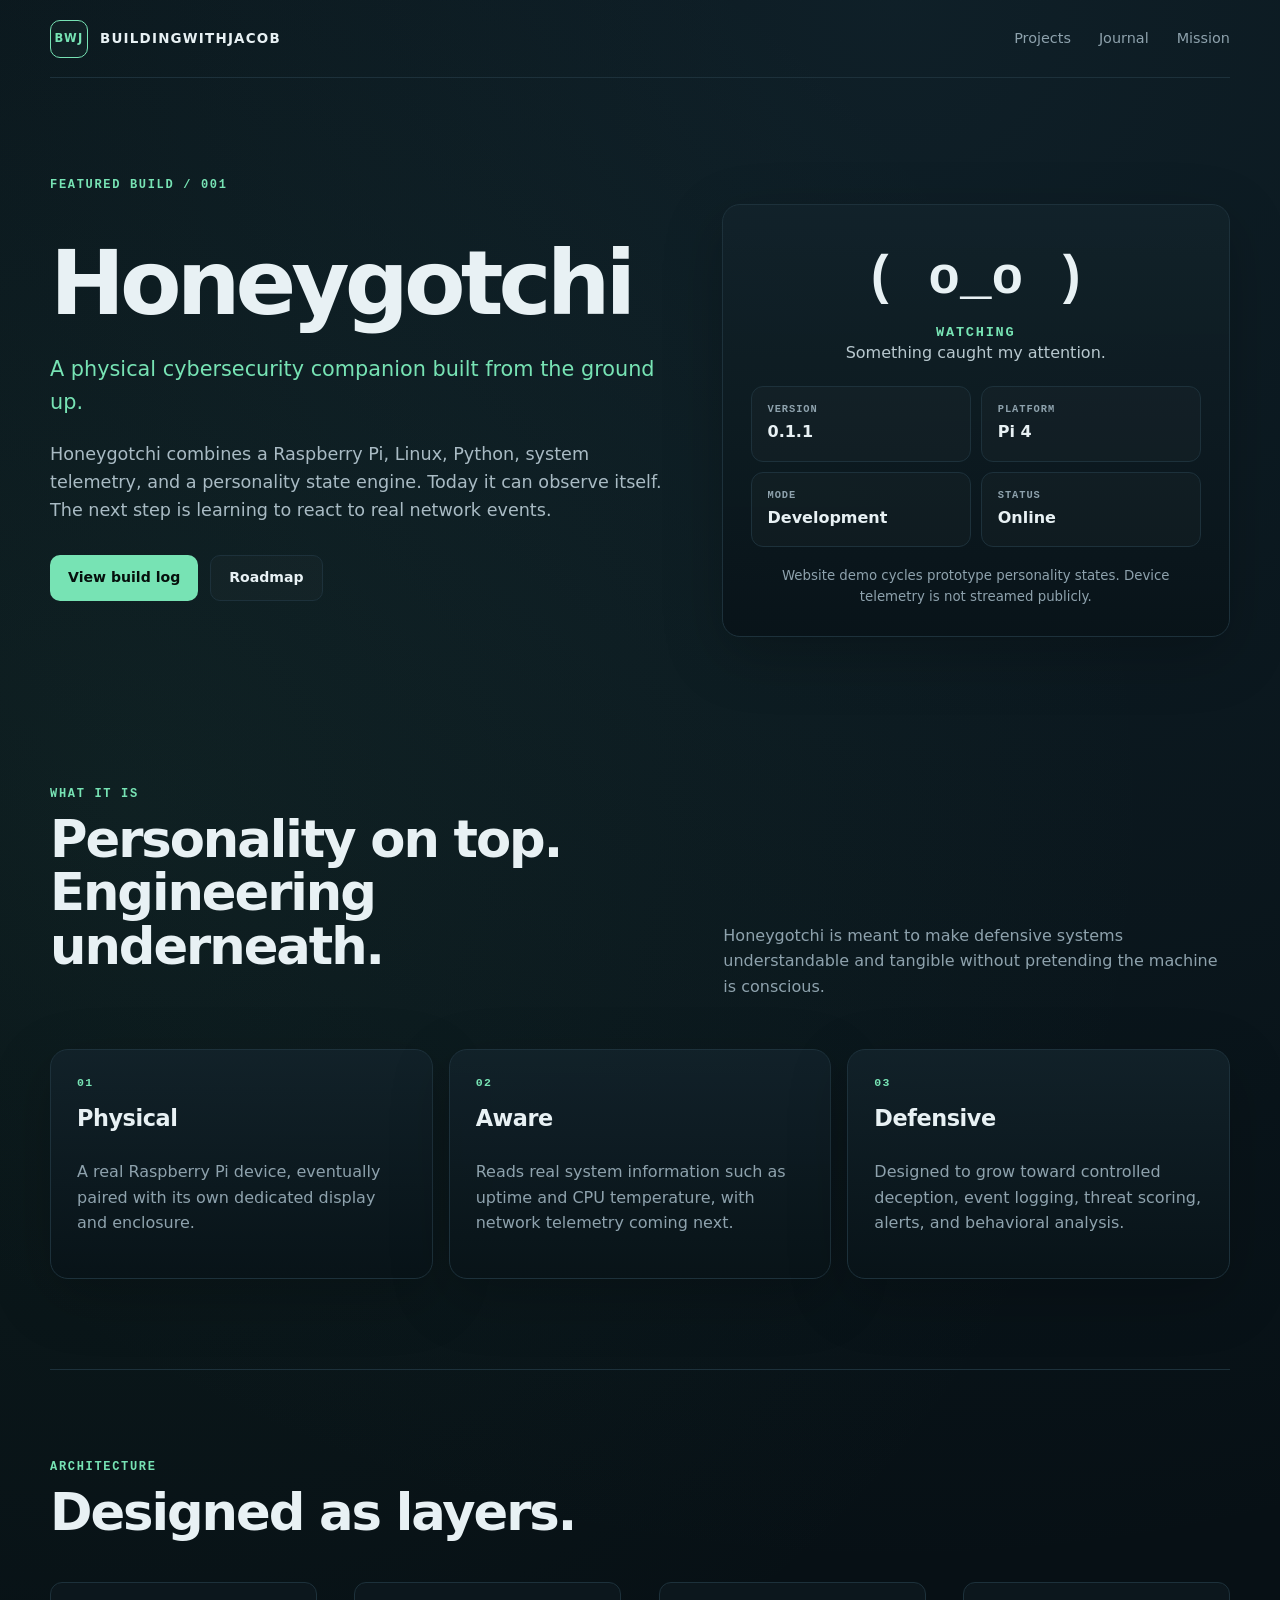
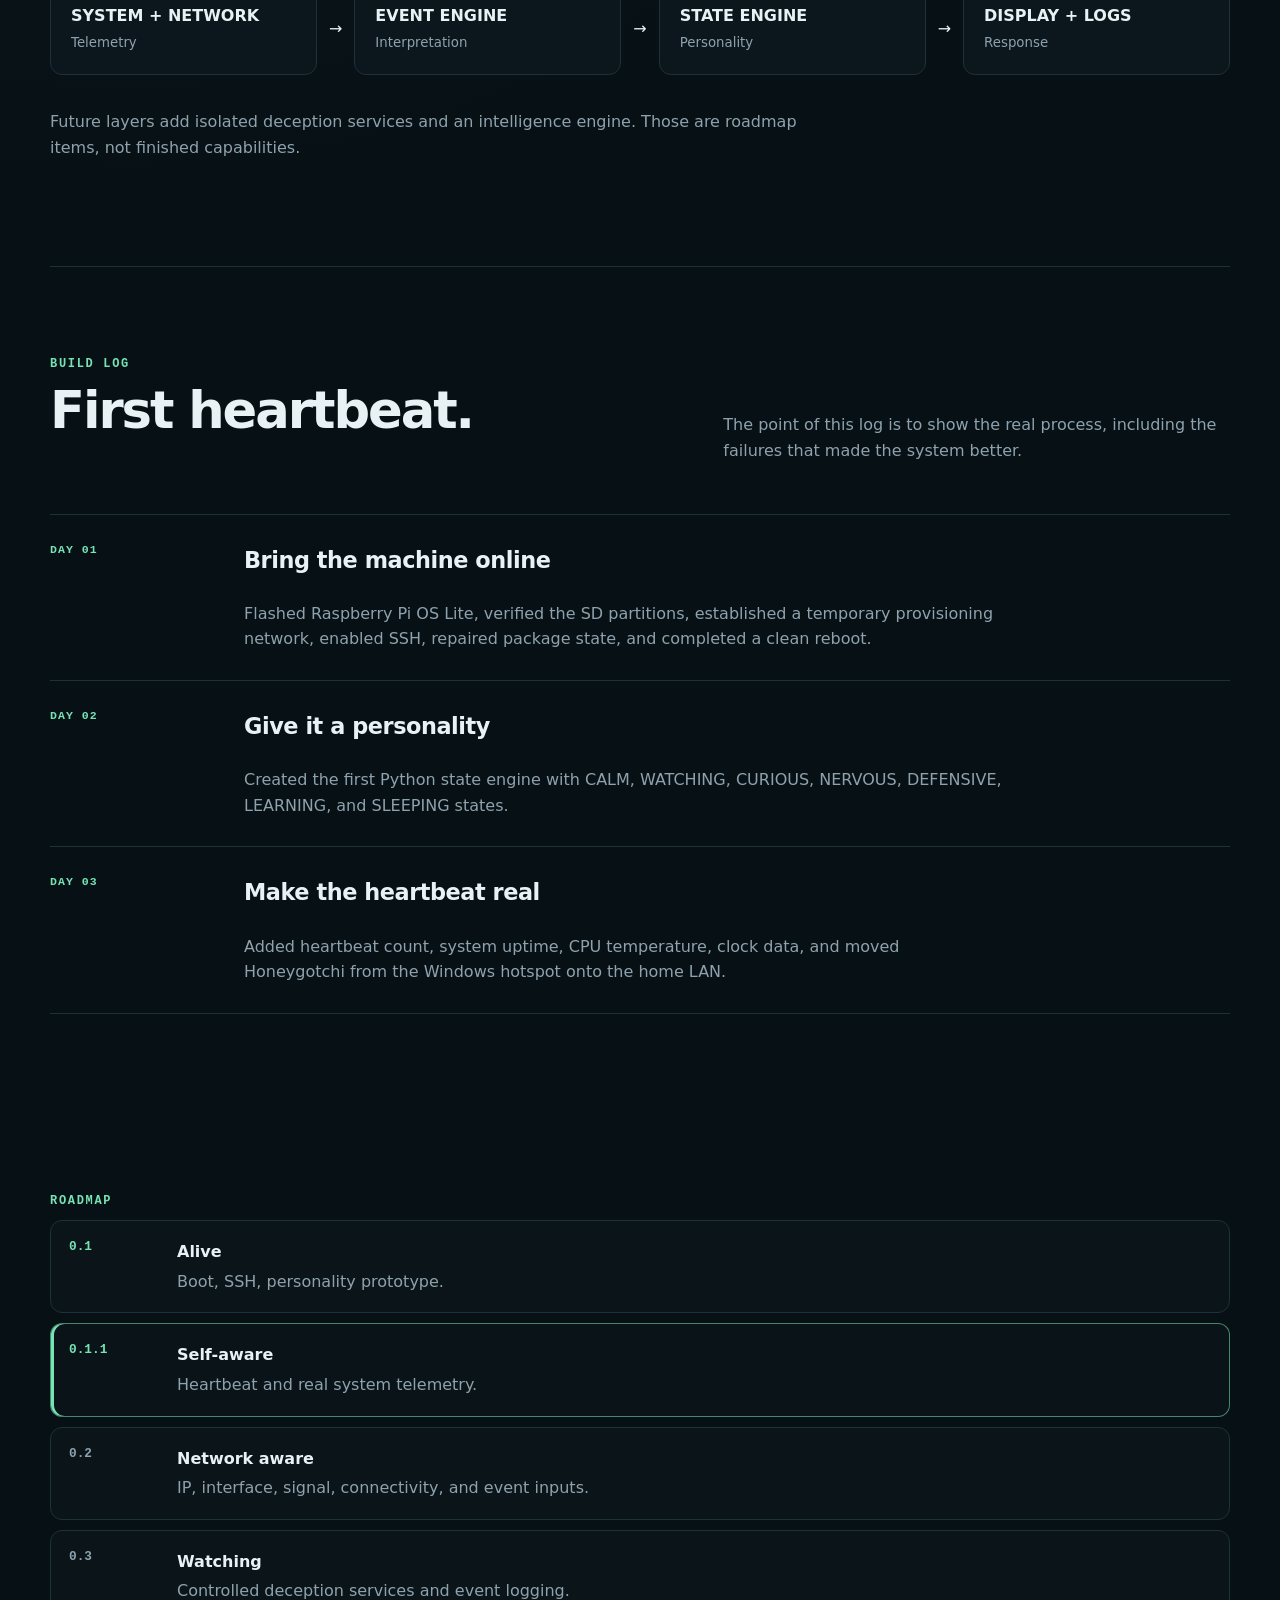
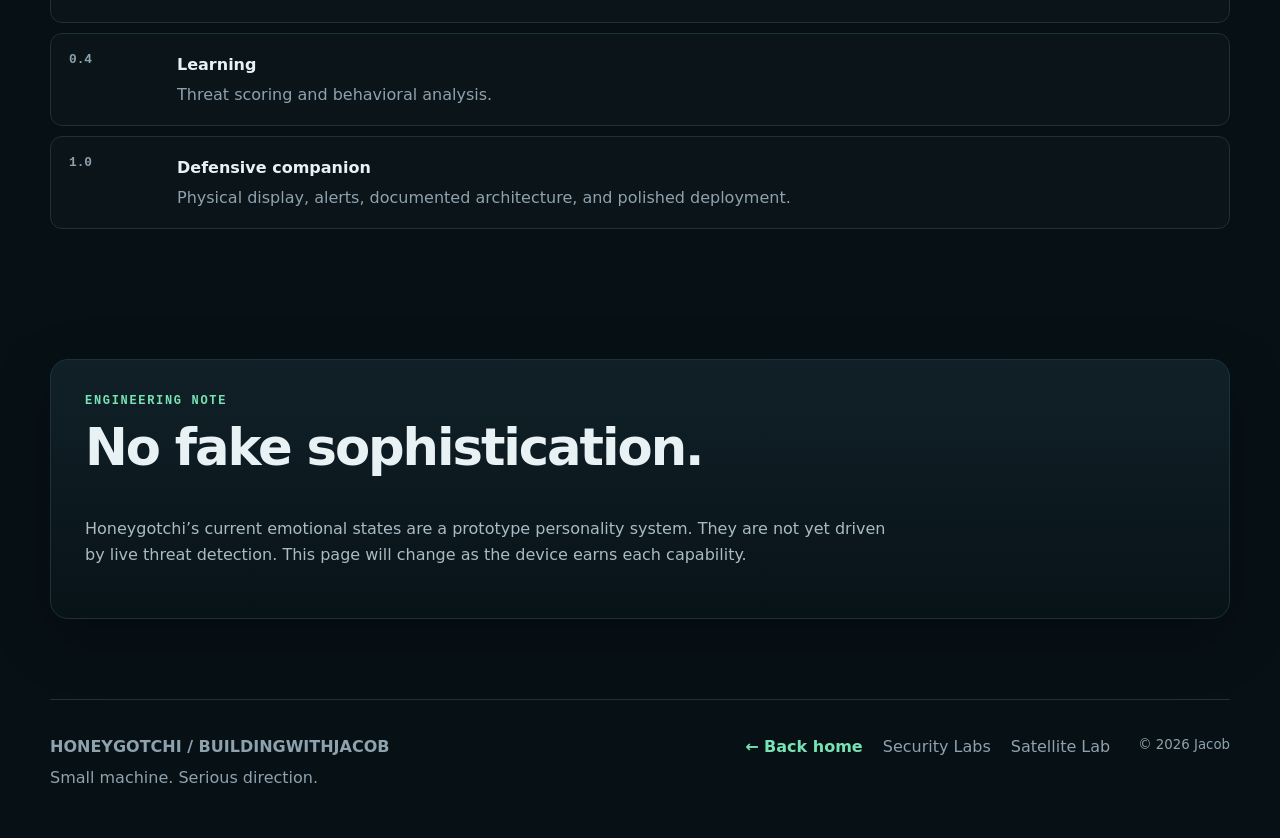
<file: honeygotchi.html>
<!DOCTYPE html>
<html lang="en">
<head>
  <meta charset="UTF-8" />
  <meta name="viewport" content="width=device-width, initial-scale=1.0" />
<meta name="description" content="Explore Honeygotchi, a Raspberry Pi 4 cybersecurity project using Python, Linux, SSH, system telemetry, and an evolving defensive security roadmap." />
   <title>Honeygotchi: Raspberry Pi Cybersecurity Project | BuildingWithJacob</title>
  <link rel="icon" href="favicon.svg" type="image/svg+xml" />
  <meta name="theme-color" content="#071015" />
  <link rel="stylesheet" href="css/style.css" />
  <meta property="og:title" content="Honeygotchi | BuildingWithJacob" />
  <meta property="og:description" content="A Raspberry Pi cybersecurity companion combining Linux, Python, telemetry, personality states, and a defensive roadmap." />
  <meta property="og:type" content="website" />
   <meta property="og:url" content="https://buildingwithjacob.dev/honeygotchi.html" />
</head>
<body>
  <div class="page-grid" aria-hidden="true"></div>

  <header class="site-header">
    <a class="brand" href="index.html">
      <span class="brand-mark">BWJ</span>
      <span>BUILDINGWITHJACOB</span>
    </a>
    <button class="nav-toggle" aria-label="Toggle navigation" aria-expanded="false" aria-controls="honeygotchi-navigation">MENU</button>
    <nav class="site-nav" id="honeygotchi-navigation" aria-label="Primary navigation">
      <a href="index.html#work">Projects</a>
      <a href="index.html#journal">Journal</a>
      <a href="index.html#mission">Mission</a>
    </nav>
  </header>

  <main>
    <section class="project-hero shell">
      <p class="kicker">FEATURED BUILD / 001</p>
      <div class="project-hero-grid">
        <div>
          <h1>Honeygotchi</h1>
          <p class="project-subtitle">A physical cybersecurity companion built from the ground up.</p>
          <p class="hero-copy">
            Honeygotchi combines a Raspberry Pi, Linux, Python, system telemetry, and a personality state engine. Today it can observe itself. The next step is learning to react to real network events.
          </p>
          <div class="hero-actions">
            <a class="btn btn-primary" href="#buildlog">View build log</a>
            <a class="btn btn-secondary" href="#roadmap">Roadmap</a>
          </div>
        </div>

        <div class="honey-panel">
          <div class="honey-face" id="honeyFace">( o_o )</div>
          <div class="honey-state" id="honeyState">WATCHING</div>
          <p id="honeyMessage">Something caught my attention.</p>
          <div class="honey-grid">
            <div><span>VERSION</span><strong>0.1.1</strong></div>
            <div><span>PLATFORM</span><strong>Pi 4</strong></div>
            <div><span>MODE</span><strong>Development</strong></div>
            <div><span>STATUS</span><strong>Online</strong></div>
          </div>
          <small>Website demo cycles prototype personality states. Device telemetry is not streamed publicly.</small>
        </div>
      </div>
    </section>

    <section class="section shell">
      <div class="section-heading">
        <div>
          <p class="kicker">WHAT IT IS</p>
          <h2>Personality on top. Engineering underneath.</h2>
        </div>
        <p>Honeygotchi is meant to make defensive systems understandable and tangible without pretending the machine is conscious.</p>
      </div>
      <div class="project-grid three">
        <article class="project-card">
          <p class="card-index">01</p>
          <h3>Physical</h3>
          <p>A real Raspberry Pi device, eventually paired with its own dedicated display and enclosure.</p>
        </article>
        <article class="project-card">
          <p class="card-index">02</p>
          <h3>Aware</h3>
          <p>Reads real system information such as uptime and CPU temperature, with network telemetry coming next.</p>
        </article>
        <article class="project-card">
          <p class="card-index">03</p>
          <h3>Defensive</h3>
          <p>Designed to grow toward controlled deception, event logging, threat scoring, alerts, and behavioral analysis.</p>
        </article>
      </div>
    </section>

    <section class="section shell architecture">
      <p class="kicker">ARCHITECTURE</p>
      <h2>Designed as layers.</h2>
      <div class="architecture-flow">
        <div class="arch-node">SYSTEM + NETWORK<br><small>Telemetry</small></div>
        <span>→</span>
        <div class="arch-node">EVENT ENGINE<br><small>Interpretation</small></div>
        <span>→</span>
        <div class="arch-node">STATE ENGINE<br><small>Personality</small></div>
        <span>→</span>
        <div class="arch-node">DISPLAY + LOGS<br><small>Response</small></div>
      </div>
      <p class="architecture-note">Future layers add isolated deception services and an intelligence engine. Those are roadmap items, not finished capabilities.</p>
    </section>

    <section id="buildlog" class="section shell">
      <div class="section-heading">
        <div>
          <p class="kicker">BUILD LOG</p>
          <h2>First heartbeat.</h2>
        </div>
        <p>The point of this log is to show the real process, including the failures that made the system better.</p>
      </div>

      <div class="timeline">
        <article class="timeline-item">
          <div class="timeline-date">DAY 01</div>
          <div>
            <h3>Bring the machine online</h3>
            <p>Flashed Raspberry Pi OS Lite, verified the SD partitions, established a temporary provisioning network, enabled SSH, repaired package state, and completed a clean reboot.</p>
          </div>
        </article>
        <article class="timeline-item">
          <div class="timeline-date">DAY 02</div>
          <div>
            <h3>Give it a personality</h3>
            <p>Created the first Python state engine with CALM, WATCHING, CURIOUS, NERVOUS, DEFENSIVE, LEARNING, and SLEEPING states.</p>
          </div>
        </article>
        <article class="timeline-item">
          <div class="timeline-date">DAY 03</div>
          <div>
            <h3>Make the heartbeat real</h3>
            <p>Added heartbeat count, system uptime, CPU temperature, clock data, and moved Honeygotchi from the Windows hotspot onto the home LAN.</p>
          </div>
        </article>
      </div>
    </section>

    <section id="roadmap" class="section shell">
      <p class="kicker">ROADMAP</p>
      <div class="roadmap">
        <div class="roadmap-item done"><span>0.1</span><div><strong>Alive</strong><p>Boot, SSH, personality prototype.</p></div></div>
        <div class="roadmap-item current"><span>0.1.1</span><div><strong>Self-aware</strong><p>Heartbeat and real system telemetry.</p></div></div>
        <div class="roadmap-item"><span>0.2</span><div><strong>Network aware</strong><p>IP, interface, signal, connectivity, and event inputs.</p></div></div>
        <div class="roadmap-item"><span>0.3</span><div><strong>Watching</strong><p>Controlled deception services and event logging.</p></div></div>
        <div class="roadmap-item"><span>0.4</span><div><strong>Learning</strong><p>Threat scoring and behavioral analysis.</p></div></div>
        <div class="roadmap-item"><span>1.0</span><div><strong>Defensive companion</strong><p>Physical display, alerts, documented architecture, and polished deployment.</p></div></div>
      </div>
    </section>

    <section class="section shell honesty-card">
      <p class="kicker">ENGINEERING NOTE</p>
      <h2>No fake sophistication.</h2>
      <p>Honeygotchi’s current emotional states are a prototype personality system. They are not yet driven by live threat detection. This page will change as the device earns each capability.</p>
    </section>
  </main>

  <footer class="site-footer shell">
    <div>
      <strong>HONEYGOTCHI / BUILDINGWITHJACOB</strong>
      <p>Small machine. Serious direction.</p>
    </div>
    <div class="footer-links"><a class="text-link" href="index.html">← Back home</a><a href="security-labs.html">Security Labs</a><a href="satellite-lab.html">Satellite Lab</a></div>
    <small>© <span id="year"></span> Jacob</small>
  </footer>

  <script src="js/main.js"></script>
  <!-- Cloudflare Web Analytics -->
  <!-- Cloudflare Web Analytics --><script type='module' src='https://static.cloudflareinsights.com/beacon.min.js' data-cf-beacon='{"token": "f4b750a68c3e4c33866eff5f87ee93ed"}'></script><!-- End Cloudflare Web Analytics -->
</body>
</html>
</file>
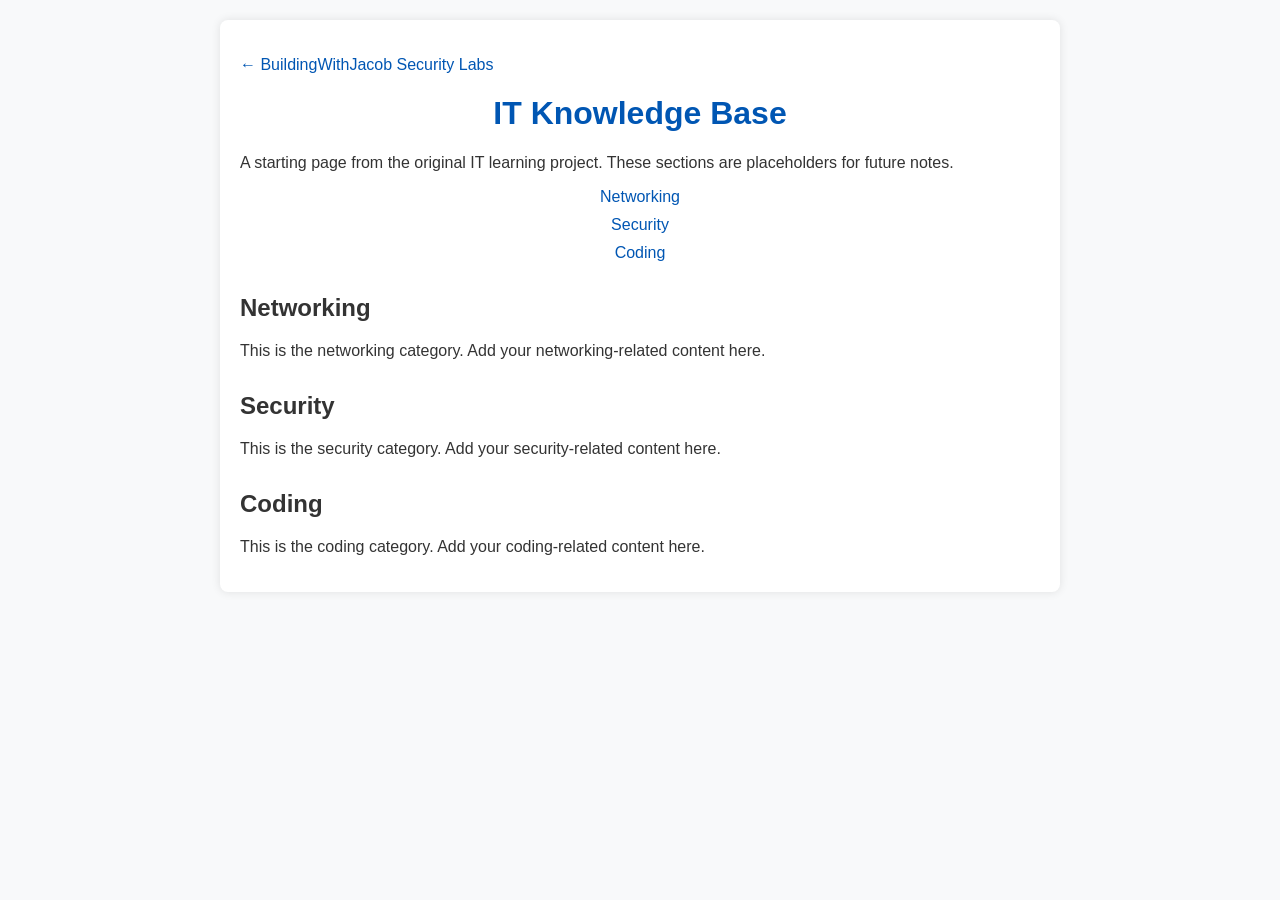
<file: it-knowledge-base.html>
<!DOCTYPE html>
<html lang="en">
<head>
    <meta charset="UTF-8">
    <meta name="viewport" content="width=device-width, initial-scale=1.0">
    <title>IT Knowledge Base | BuildingWithJacob</title>
    <link rel="canonical" href="https://buildingwithjacob.dev/it-knowledge-base.html">
    <meta name="description" content="An introductory IT knowledge base with networking, security and coding categories.">
    <style>
      body {
    font-family: 'Segoe UI', Tahoma, Geneva, Verdana, sans-serif;
    margin: 20px;
    background-color: #f8f9fa;
    color: #333;
}

h1 {
    color: #0056b3;
    text-align: center;
}

ul {
    list-style-type: none;
    padding: 0;
    text-align: center;
}

li {
    margin-bottom: 10px;
}

a {
    text-decoration: none;
    color: #0056b3;
    transition: color 0.3s ease;
}

a:focus-visible {
    outline: 3px solid #0056b3;
    outline-offset: 4px;
}

section {
    margin-top: 32px;
    scroll-margin-top: 20px;
}

a:hover {
    color: #0056b3;
}

.container {
    max-width: 800px;
    margin: 0 auto;
    background-color: #fff;
    padding: 20px;
    border-radius: 8px;
    box-shadow: 0 0 10px rgba(0, 0, 0, 0.1);
}
    </style>
</head>
<body>
    <main class="container">
        <p><a href="security-labs.html">← BuildingWithJacob Security Labs</a></p>
        <h1>IT Knowledge Base</h1>
        <p>A starting page from the original IT learning project. These sections are placeholders for future notes.</p>
        <nav aria-label="Knowledge categories">
            <ul>
                <li><a href="#networking">Networking</a></li>
                <li><a href="#security">Security</a></li>
                <li><a href="#coding">Coding</a></li>
            </ul>
        </nav>
        <section id="networking" aria-labelledby="networking-heading">
            <h2 id="networking-heading">Networking</h2>
            <p>This is the networking category. Add your networking-related content here.</p>
        </section>
        <section id="security" aria-labelledby="security-heading">
            <h2 id="security-heading">Security</h2>
            <p>This is the security category. Add your security-related content here.</p>
        </section>
        <section id="coding" aria-labelledby="coding-heading">
            <h2 id="coding-heading">Coding</h2>
            <p>This is the coding category. Add your coding-related content here.</p>
        </section>
    </main>
</body>
</html>
</file>
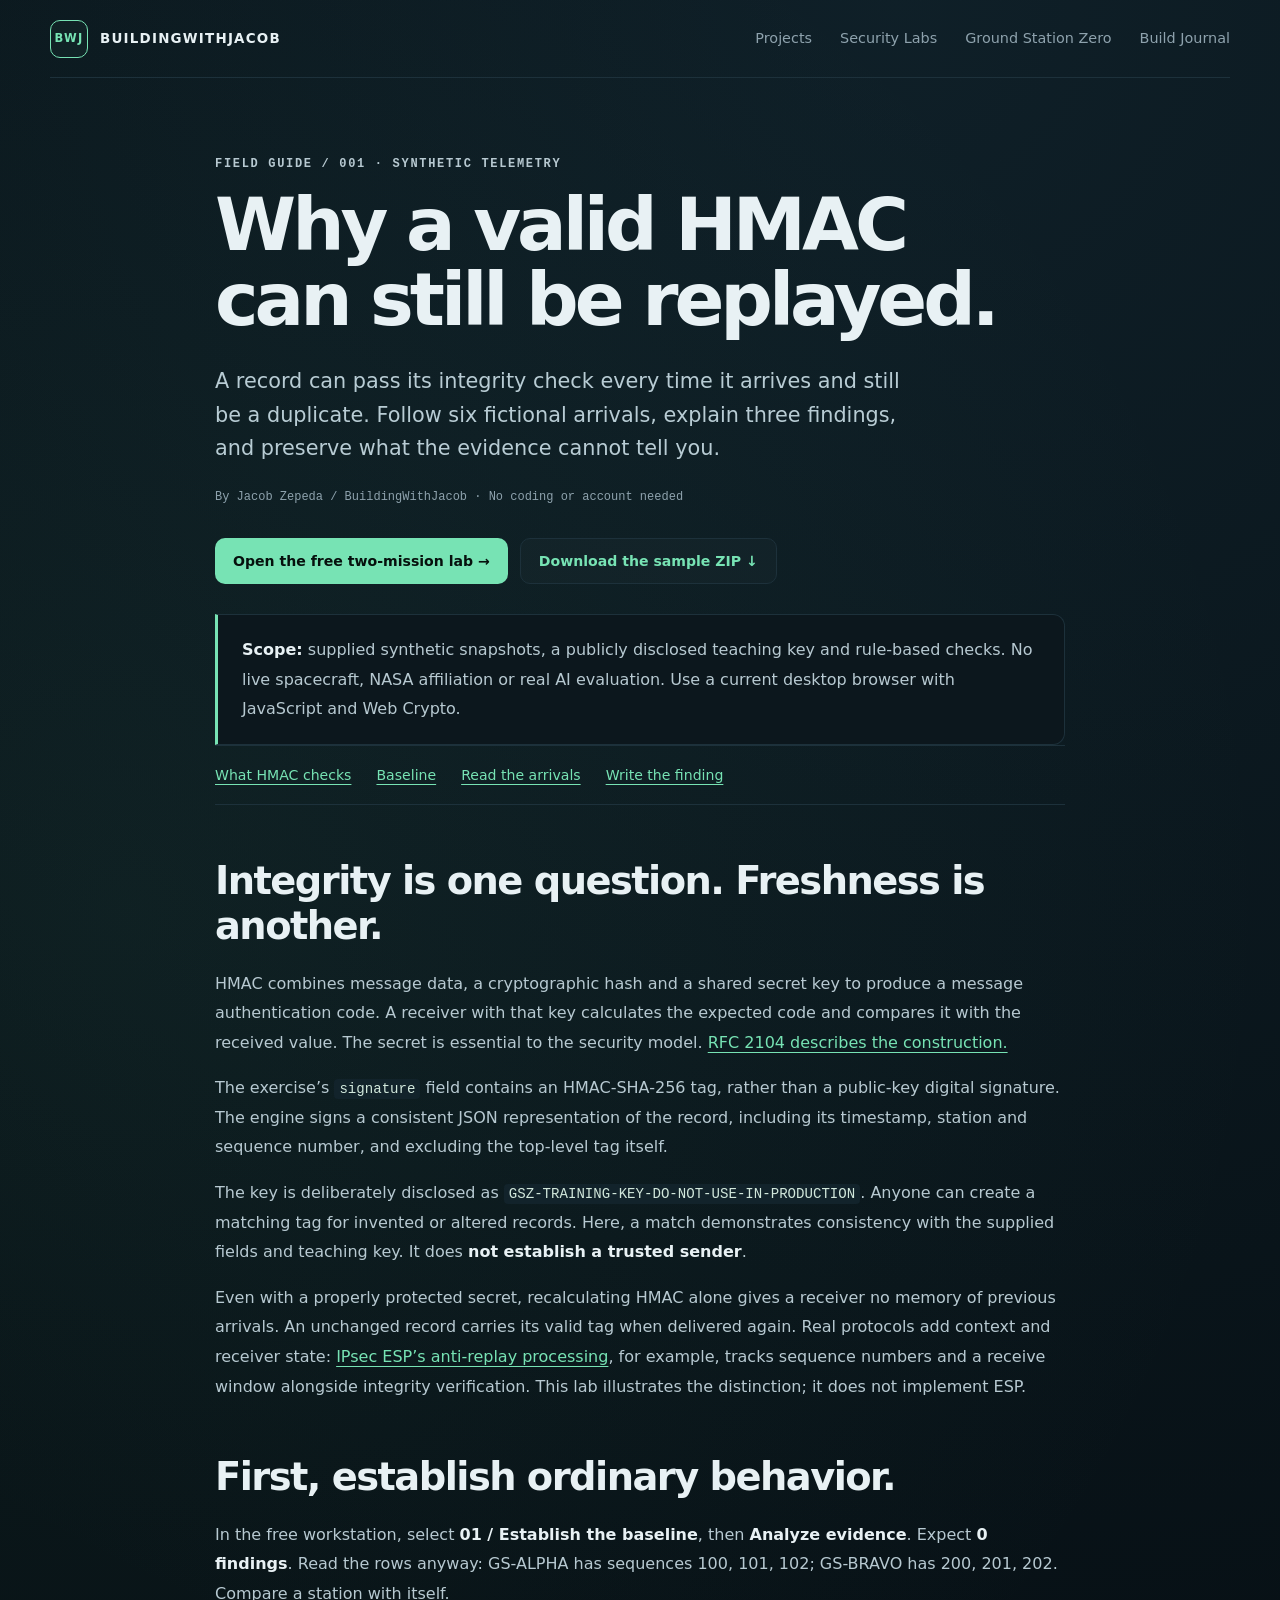
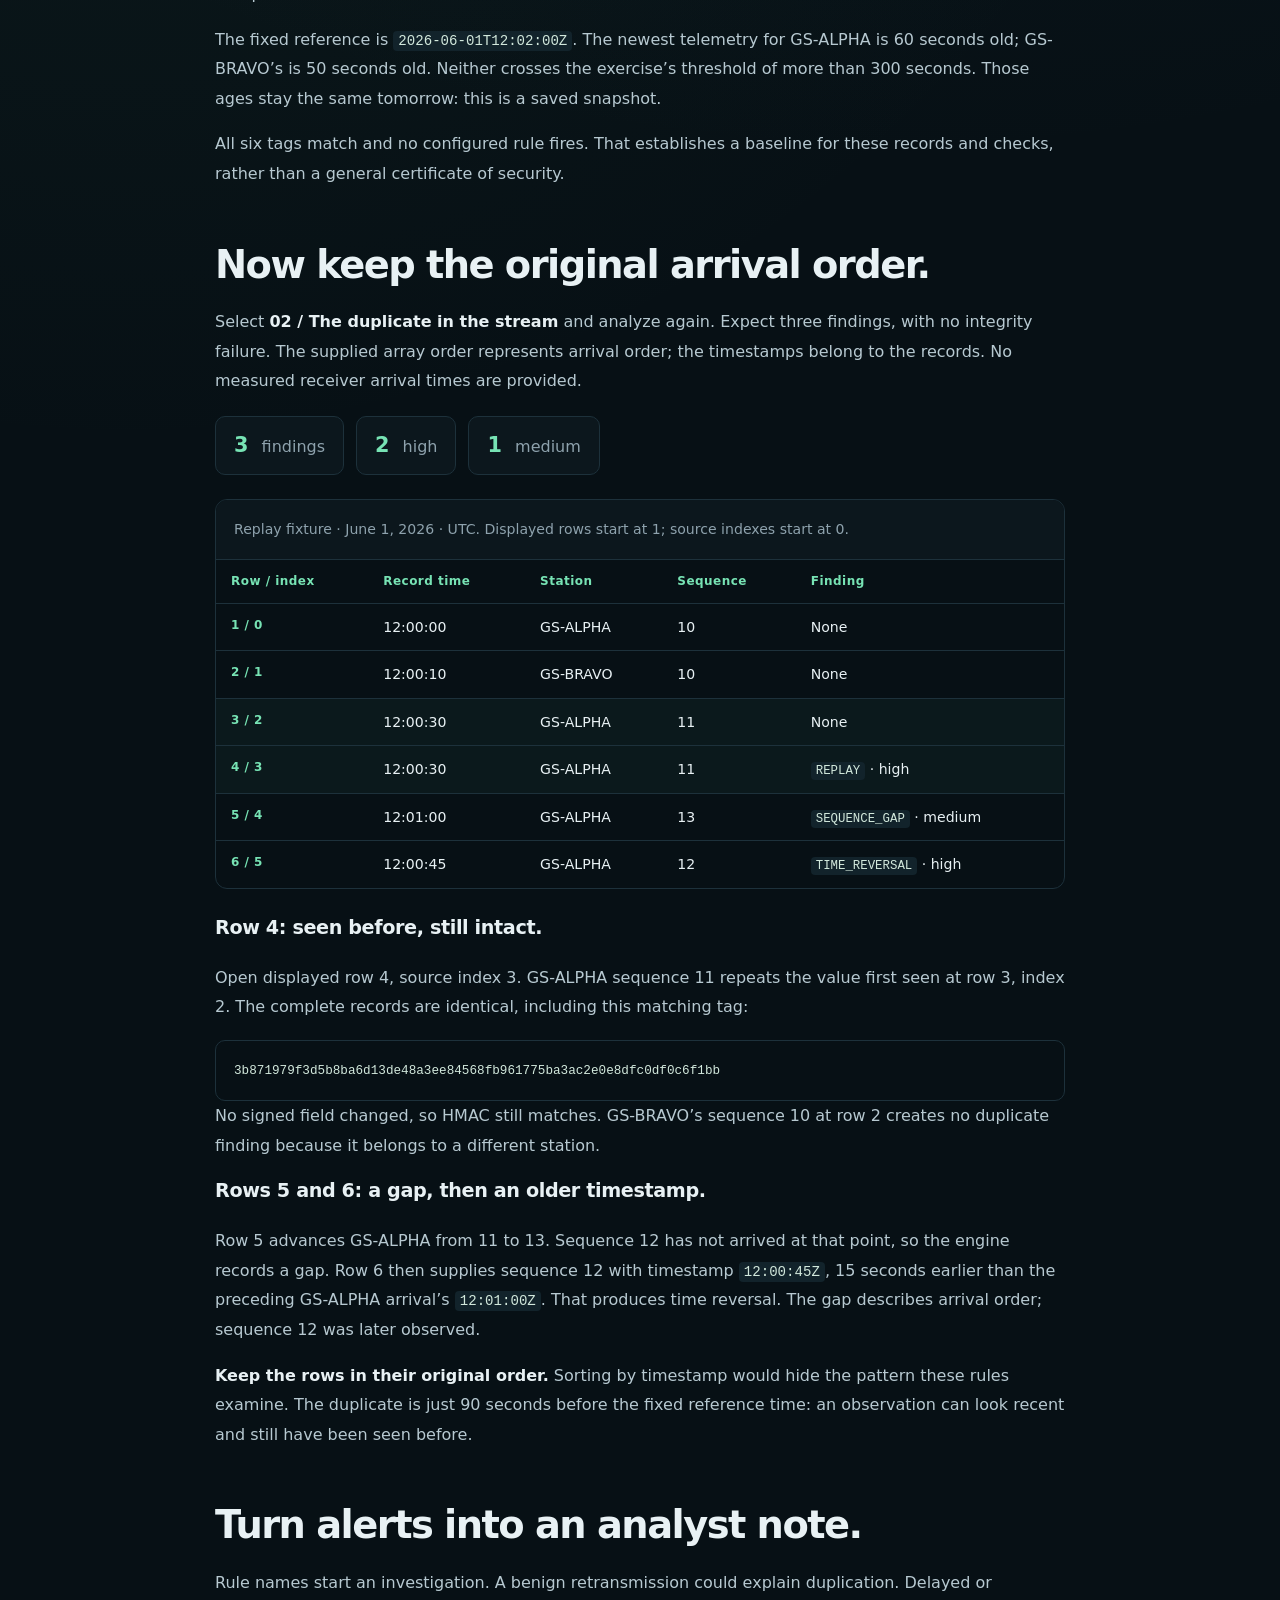
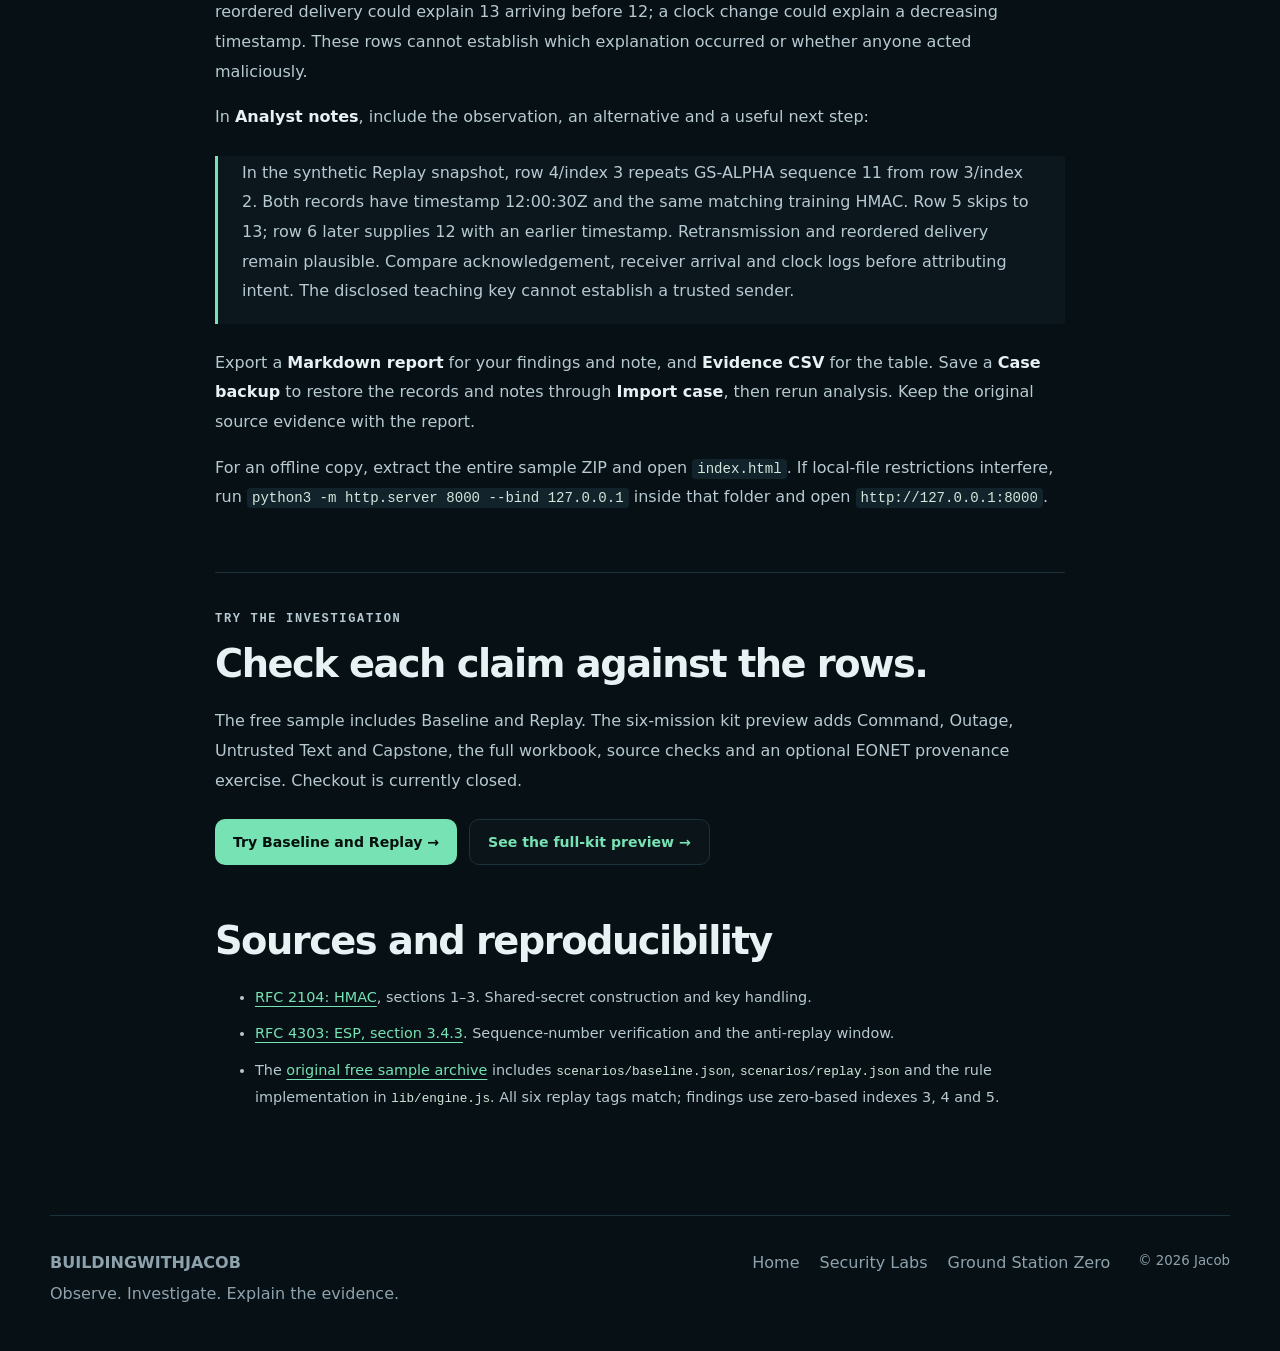
<file: replay-attack-lab.html>
<!doctype html>
<html lang="en"><head>
<meta charset="utf-8"><meta name="viewport" content="width=device-width,initial-scale=1">
<title>Why a valid HMAC can still be replayed | BuildingWithJacob</title>
<meta name="description" content="Work through a free synthetic replay investigation. Trace duplicate sequence 11, a sequence gap and reversed timestamps, then write an evidence-backed analyst note.">
<link rel="canonical" href="https://buildingwithjacob.dev/replay-attack-lab.html">
<link rel="icon" href="favicon.svg" type="image/svg+xml"><meta name="theme-color" content="#071015">
<meta property="og:type" content="article"><meta property="og:title" content="Why a valid HMAC can still be replayed">
<meta property="og:description" content="Six fictional arrivals, three findings. A worked investigation you can reproduce in the free Ground Station Zero sample.">
<meta property="og:url" content="https://buildingwithjacob.dev/replay-attack-lab.html">
<meta property="og:image" content="https://buildingwithjacob.dev/assets/ground-station-zero-social.png">
<meta property="og:image:alt" content="Ground Station Zero workstation showing a fictional replay investigation"><meta name="twitter:card" content="summary_large_image">
<link rel="stylesheet" href="css/style.css"><link rel="stylesheet" href="css/replay-guide.css">
</head><body class="guide-page">
<a class="guide-skip" href="#article">Skip to the investigation</a><div class="page-grid" aria-hidden="true"></div>
<header class="site-header"><a class="brand" href="index.html" aria-label="BuildingWithJacob home"><span class="brand-mark">BWJ</span><span>BUILDINGWITHJACOB</span></a><button class="nav-toggle" aria-label="Toggle navigation" aria-expanded="false">MENU</button><nav class="site-nav" aria-label="Primary navigation"><a href="index.html#work">Projects</a><a href="security-labs.html">Security Labs</a><a href="ground-station-zero.html">Ground Station Zero</a><a href="index.html#journal">Build Journal</a></nav></header>
<main id="article" class="guide shell" tabindex="-1"><article>
<header><p class="kicker">FIELD GUIDE / 001 · SYNTHETIC TELEMETRY</p><h1>Why a valid HMAC can still be replayed.</h1><p class="guide-lede">A record can pass its integrity check every time it arrives and still be a duplicate. Follow six fictional arrivals, explain three findings, and preserve what the evidence cannot tell you.</p><p class="guide-meta">By Jacob Zepeda / BuildingWithJacob · No coding or account needed</p><div class="guide-actions"><a class="btn btn-primary" href="ground-station-zero-sample/index.html">Open the free two-mission lab →</a><a class="btn btn-secondary" href="ground-station-zero-sample/download.zip" download>Download the sample ZIP ↓</a></div></header>
<div class="guide-note"><p><strong>Scope:</strong> supplied synthetic snapshots, a publicly disclosed teaching key and rule-based checks. No live spacecraft, NASA affiliation or real AI evaluation. Use a current desktop browser with JavaScript and Web Crypto.</p></div>
<nav class="guide-toc" aria-label="On this page"><a href="#integrity">What HMAC checks</a><a href="#baseline">Baseline</a><a href="#arrivals">Read the arrivals</a><a href="#conclusion">Write the finding</a></nav>
<section id="integrity"><h2>Integrity is one question. Freshness is another.</h2><p>HMAC combines message data, a cryptographic hash and a shared secret key to produce a message authentication code. A receiver with that key calculates the expected code and compares it with the received value. The secret is essential to the security model. <a href="https://www.rfc-editor.org/rfc/rfc2104.html#section-2">RFC 2104 describes the construction.</a></p><p>The exercise’s <code>signature</code> field contains an HMAC-SHA-256 tag, rather than a public-key digital signature. The engine signs a consistent JSON representation of the record, including its timestamp, station and sequence number, and excluding the top-level tag itself.</p><p>The key is deliberately disclosed as <code>GSZ-TRAINING-KEY-DO-NOT-USE-IN-PRODUCTION</code>. Anyone can create a matching tag for invented or altered records. Here, a match demonstrates consistency with the supplied fields and teaching key. It does <strong>not establish a trusted sender</strong>.</p><p>Even with a properly protected secret, recalculating HMAC alone gives a receiver no memory of previous arrivals. An unchanged record carries its valid tag when delivered again. Real protocols add context and receiver state: <a href="https://www.rfc-editor.org/rfc/rfc4303.html#section-3.4.3">IPsec ESP’s anti-replay processing</a>, for example, tracks sequence numbers and a receive window alongside integrity verification. This lab illustrates the distinction; it does not implement ESP.</p></section>
<section id="baseline"><h2>First, establish ordinary behavior.</h2><p>In the free workstation, select <strong>01 / Establish the baseline</strong>, then <strong>Analyze evidence</strong>. Expect <strong>0 findings</strong>. Read the rows anyway: GS-ALPHA has sequences 100, 101, 102; GS-BRAVO has 200, 201, 202. Compare a station with itself.</p><p>The fixed reference is <code>2026-06-01T12:02:00Z</code>. The newest telemetry for GS-ALPHA is 60 seconds old; GS-BRAVO’s is 50 seconds old. Neither crosses the exercise’s threshold of more than 300 seconds. Those ages stay the same tomorrow: this is a saved snapshot.</p><p>All six tags match and no configured rule fires. That establishes a baseline for these records and checks, rather than a general certificate of security.</p></section>
<section id="arrivals"><h2>Now keep the original arrival order.</h2><p>Select <strong>02 / The duplicate in the stream</strong> and analyze again. Expect three findings, with no integrity failure. The supplied array order represents arrival order; the timestamps belong to the records. No measured receiver arrival times are provided.</p><div class="guide-result" aria-label="Replay expected result"><span><b>3</b> findings</span><span><b>2</b> high</span><span><b>1</b> medium</span></div>
<div class="guide-table" role="region" tabindex="0" aria-label="Six synthetic arrivals; scroll horizontally on narrow screens"><table><caption>Replay fixture · June 1, 2026 · UTC. Displayed rows start at 1; source indexes start at 0.</caption><thead><tr><th scope="col">Row / index</th><th scope="col">Record time</th><th scope="col">Station</th><th scope="col">Sequence</th><th scope="col">Finding</th></tr></thead><tbody>
<tr><th scope="row">1 / 0</th><td>12:00:00</td><td>GS-ALPHA</td><td>10</td><td>None</td></tr>
<tr><th scope="row">2 / 1</th><td>12:00:10</td><td>GS-BRAVO</td><td>10</td><td>None</td></tr>
<tr data-repeat><th scope="row">3 / 2</th><td>12:00:30</td><td>GS-ALPHA</td><td>11</td><td>None</td></tr>
<tr data-repeat><th scope="row">4 / 3</th><td>12:00:30</td><td>GS-ALPHA</td><td>11</td><td><code>REPLAY</code> · high</td></tr>
<tr><th scope="row">5 / 4</th><td>12:01:00</td><td>GS-ALPHA</td><td>13</td><td><code>SEQUENCE_GAP</code> · medium</td></tr>
<tr><th scope="row">6 / 5</th><td>12:00:45</td><td>GS-ALPHA</td><td>12</td><td><code>TIME_REVERSAL</code> · high</td></tr>
</tbody></table></div>
<h3>Row 4: seen before, still intact.</h3><p>Open displayed row 4, source index 3. GS-ALPHA sequence 11 repeats the value first seen at row 3, index 2. The complete records are identical, including this matching tag:</p><pre><code>3b871979f3d5b8ba6d13de48a3ee84568fb961775ba3ac2e0e8dfc0df0c6f1bb</code></pre><p>No signed field changed, so HMAC still matches. GS-BRAVO’s sequence 10 at row 2 creates no duplicate finding because it belongs to a different station.</p>
<h3>Rows 5 and 6: a gap, then an older timestamp.</h3><p>Row 5 advances GS-ALPHA from 11 to 13. Sequence 12 has not arrived at that point, so the engine records a gap. Row 6 then supplies sequence 12 with timestamp <code>12:00:45Z</code>, 15 seconds earlier than the preceding GS-ALPHA arrival’s <code>12:01:00Z</code>. That produces time reversal. The gap describes arrival order; sequence 12 was later observed.</p><p><strong>Keep the rows in their original order.</strong> Sorting by timestamp would hide the pattern these rules examine. The duplicate is just 90 seconds before the fixed reference time: an observation can look recent and still have been seen before.</p></section>
<section id="conclusion"><h2>Turn alerts into an analyst note.</h2><p>Rule names start an investigation. A benign retransmission could explain duplication. Delayed or reordered delivery could explain 13 arriving before 12; a clock change could explain a decreasing timestamp. These rows cannot establish which explanation occurred or whether anyone acted maliciously.</p><p>In <strong>Analyst notes</strong>, include the observation, an alternative and a useful next step:</p><blockquote><p>In the synthetic Replay snapshot, row 4/index 3 repeats GS-ALPHA sequence 11 from row 3/index 2. Both records have timestamp 12:00:30Z and the same matching training HMAC. Row 5 skips to 13; row 6 later supplies 12 with an earlier timestamp. Retransmission and reordered delivery remain plausible. Compare acknowledgement, receiver arrival and clock logs before attributing intent. The disclosed teaching key cannot establish a trusted sender.</p></blockquote><p>Export a <strong>Markdown report</strong> for your findings and note, and <strong>Evidence CSV</strong> for the table. Save a <strong>Case backup</strong> to restore the records and notes through <strong>Import case</strong>, then rerun analysis. Keep the original source evidence with the report.</p><p>For an offline copy, extract the entire sample ZIP and open <code>index.html</code>. If local-file restrictions interfere, run <code>python3 -m http.server 8000 --bind 127.0.0.1</code> inside that folder and open <code>http://127.0.0.1:8000</code>.</p></section>
<section class="guide-next"><p class="kicker">TRY THE INVESTIGATION</p><h2>Check each claim against the rows.</h2><p>The free sample includes Baseline and Replay. The six-mission kit preview adds Command, Outage, Untrusted Text and Capstone, the full workbook, source checks and an optional EONET provenance exercise. Checkout is currently closed.</p><div class="guide-actions"><a class="btn btn-primary" href="ground-station-zero-sample/index.html">Try Baseline and Replay →</a><a class="btn btn-secondary" href="ground-station-zero.html">See the full-kit preview →</a></div></section>
<section class="guide-source-list" aria-labelledby="sources"><h2 id="sources">Sources and reproducibility</h2><ul><li><a href="https://www.rfc-editor.org/rfc/rfc2104.html">RFC 2104: HMAC</a>, sections 1–3. Shared-secret construction and key handling.</li><li><a href="https://www.rfc-editor.org/rfc/rfc4303.html#section-3.4.3">RFC 4303: ESP, section 3.4.3</a>. Sequence-number verification and the anti-replay window.</li><li>The <a href="ground-station-zero-sample/download.zip" download>original free sample archive</a> includes <code>scenarios/baseline.json</code>, <code>scenarios/replay.json</code> and the rule implementation in <code>lib/engine.js</code>. All six replay tags match; findings use zero-based indexes 3, 4 and 5.</li></ul></section>
</article></main>
<footer class="site-footer shell"><div><strong>BUILDINGWITHJACOB</strong><p>Observe. Investigate. Explain the evidence.</p></div><div class="footer-links"><a href="index.html">Home</a><a href="security-labs.html">Security Labs</a><a href="ground-station-zero.html">Ground Station Zero</a></div><small>© <span id="year"></span> Jacob</small></footer><script src="js/main.js"></script>
</body></html>
</file>
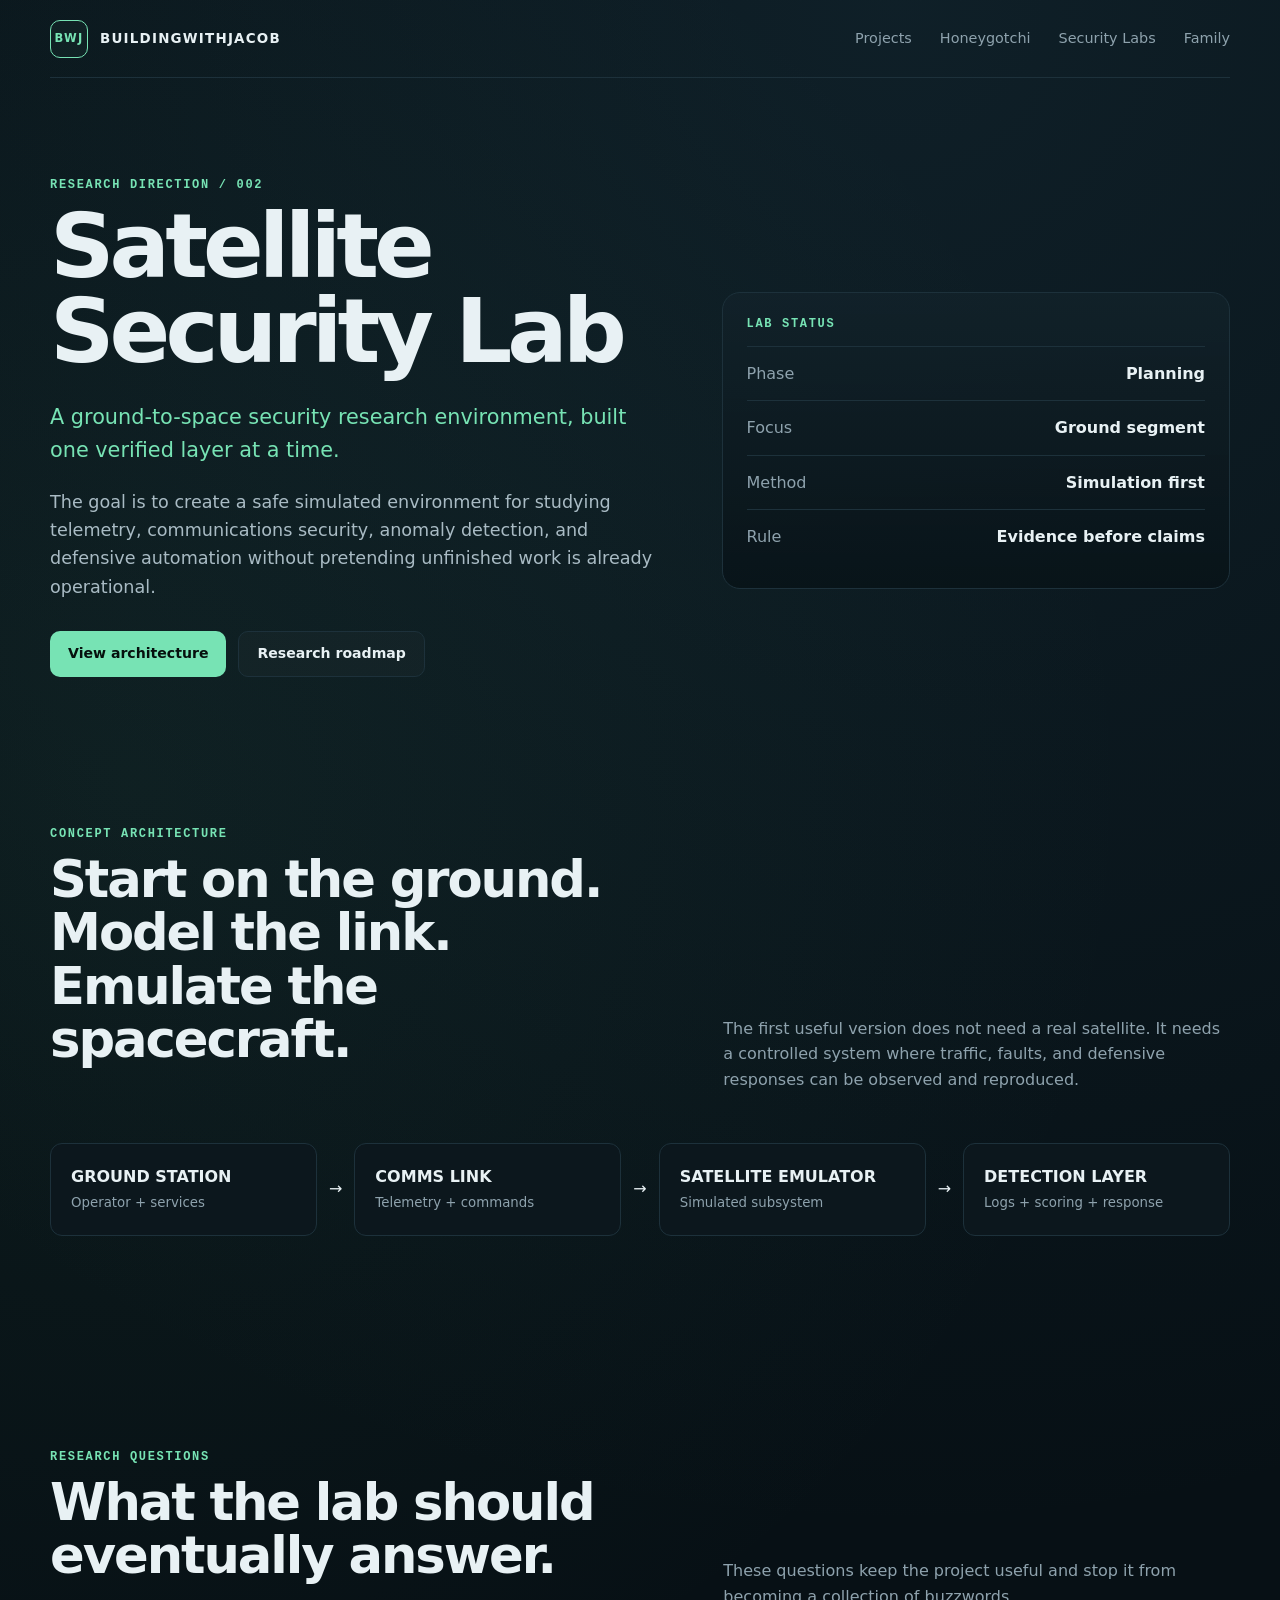
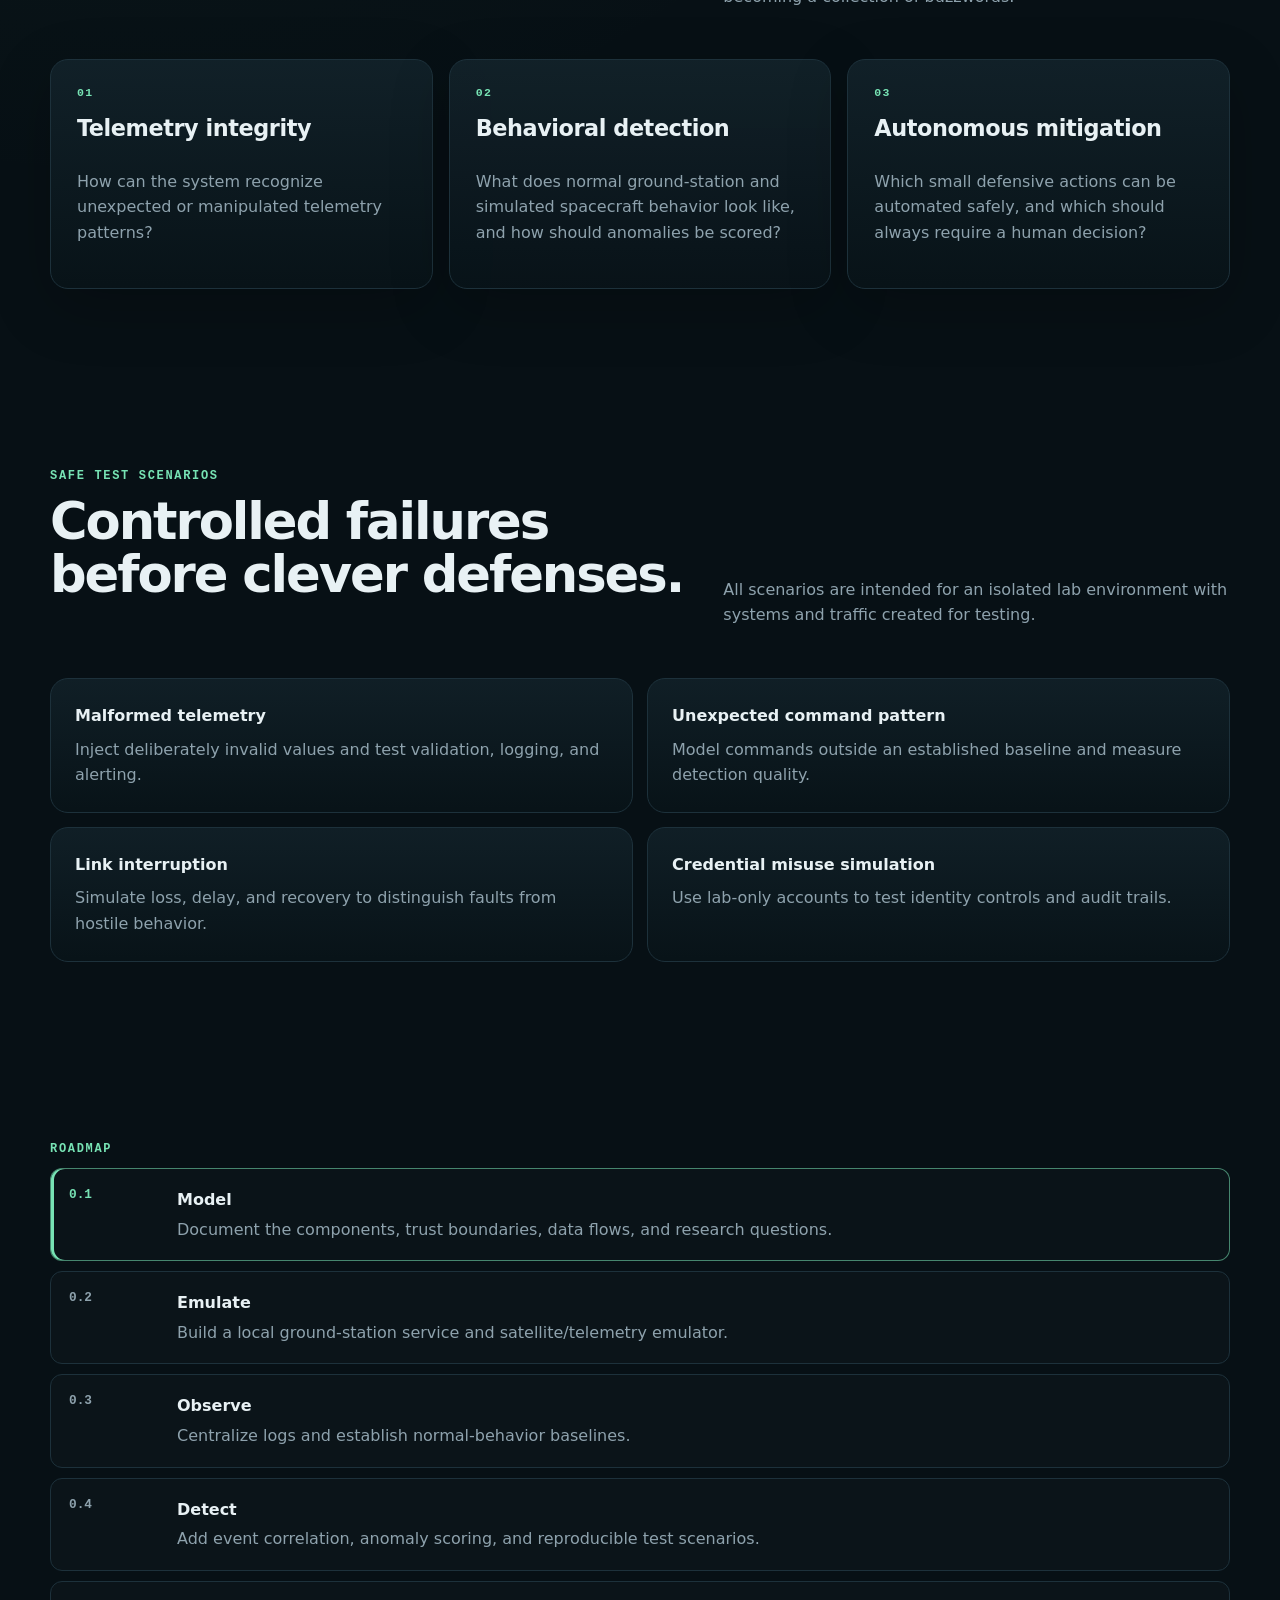
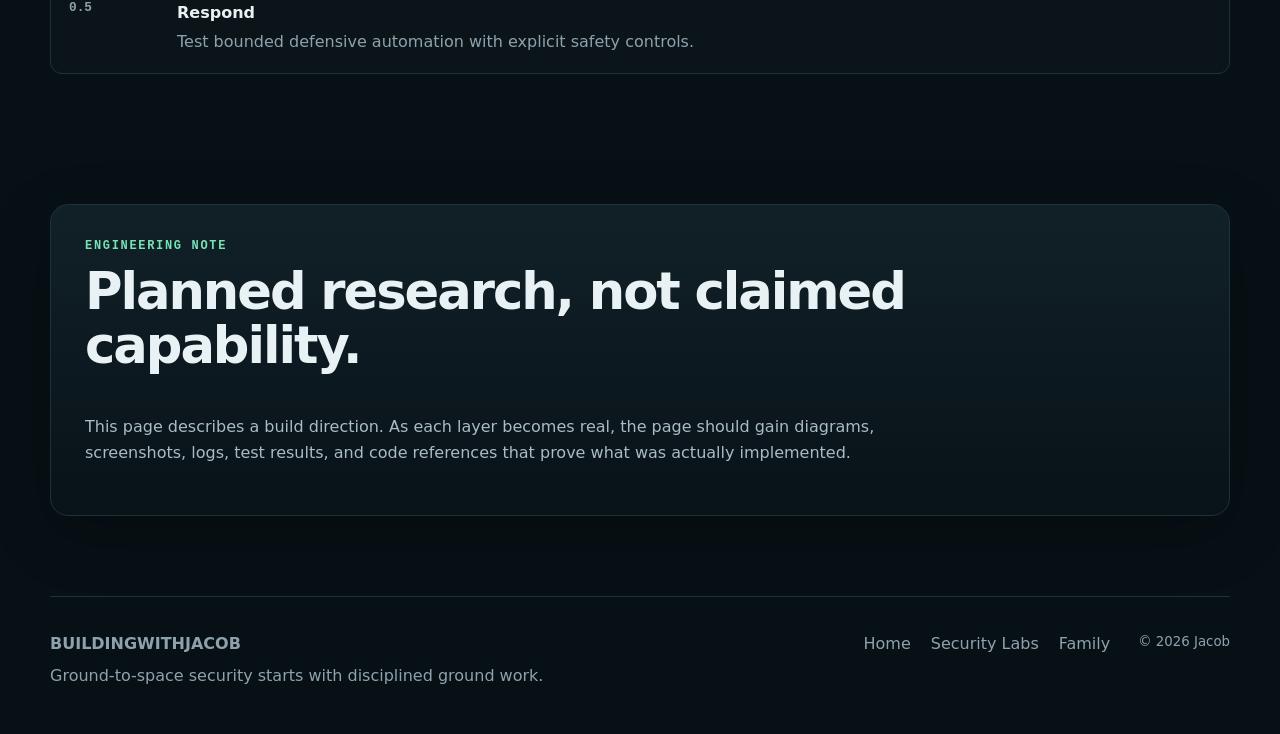
<file: satellite-lab.html>
<!DOCTYPE html>
<html lang="en">
<head>
  <meta charset="UTF-8" />
  <meta name="viewport" content="width=device-width, initial-scale=1.0" />
  <meta name="description" content="BuildingWithJacob Satellite Security Lab — a planned ground-to-space cybersecurity research environment." />
  <title>Satellite Security Lab | BuildingWithJacob</title>
  <link rel="icon" href="favicon.svg" type="image/svg+xml" />
  <meta name="theme-color" content="#071015" />
  <link rel="stylesheet" href="css/style.css" />
  <meta property="og:title" content="Satellite Security Lab | BuildingWithJacob" />
  <meta property="og:description" content="A planned lab for ground-to-space telemetry security, detection, and autonomous defensive research." />
  <meta property="og:type" content="website" />
</head>
<body>
  <div class="page-grid" aria-hidden="true"></div>
  <header class="site-header">
    <a class="brand" href="index.html"><span class="brand-mark">BWJ</span><span>BUILDINGWITHJACOB</span></a>
    <button class="nav-toggle" aria-label="Toggle navigation" aria-expanded="false">MENU</button>
    <nav class="site-nav">
      <a href="index.html#work">Projects</a>
      <a href="honeygotchi.html">Honeygotchi</a>
      <a href="security-labs.html">Security Labs</a>
      <a href="family.html">Family</a>
    </nav>
  </header>

  <main>
    <section class="project-hero shell">
      <p class="kicker">RESEARCH DIRECTION / 002</p>
      <div class="project-hero-grid">
        <div>
          <h1>Satellite Security Lab</h1>
          <p class="project-subtitle">A ground-to-space security research environment, built one verified layer at a time.</p>
          <p class="hero-copy">The goal is to create a safe simulated environment for studying telemetry, communications security, anomaly detection, and defensive automation without pretending unfinished work is already operational.</p>
          <div class="hero-actions">
            <a class="btn btn-primary" href="#architecture">View architecture</a>
            <a class="btn btn-secondary" href="#roadmap">Research roadmap</a>
          </div>
        </div>
        <div class="research-status">
          <p class="kicker">LAB STATUS</p>
          <div class="status-row"><span>Phase</span><strong>Planning</strong></div>
          <div class="status-row"><span>Focus</span><strong>Ground segment</strong></div>
          <div class="status-row"><span>Method</span><strong>Simulation first</strong></div>
          <div class="status-row"><span>Rule</span><strong>Evidence before claims</strong></div>
        </div>
      </div>
    </section>

    <section class="section shell" id="architecture">
      <div class="section-heading">
        <div><p class="kicker">CONCEPT ARCHITECTURE</p><h2>Start on the ground. Model the link. Emulate the spacecraft.</h2></div>
        <p>The first useful version does not need a real satellite. It needs a controlled system where traffic, faults, and defensive responses can be observed and reproduced.</p>
      </div>
      <div class="architecture-flow">
        <div class="arch-node">GROUND STATION<br><small>Operator + services</small></div><span>→</span>
        <div class="arch-node">COMMS LINK<br><small>Telemetry + commands</small></div><span>→</span>
        <div class="arch-node">SATELLITE EMULATOR<br><small>Simulated subsystem</small></div><span>→</span>
        <div class="arch-node">DETECTION LAYER<br><small>Logs + scoring + response</small></div>
      </div>
    </section>

    <section class="section shell">
      <div class="section-heading">
        <div><p class="kicker">RESEARCH QUESTIONS</p><h2>What the lab should eventually answer.</h2></div>
        <p>These questions keep the project useful and stop it from becoming a collection of buzzwords.</p>
      </div>
      <div class="project-grid three">
        <article class="project-card"><p class="card-index">01</p><h3>Telemetry integrity</h3><p>How can the system recognize unexpected or manipulated telemetry patterns?</p></article>
        <article class="project-card"><p class="card-index">02</p><h3>Behavioral detection</h3><p>What does normal ground-station and simulated spacecraft behavior look like, and how should anomalies be scored?</p></article>
        <article class="project-card"><p class="card-index">03</p><h3>Autonomous mitigation</h3><p>Which small defensive actions can be automated safely, and which should always require a human decision?</p></article>
      </div>
    </section>

    <section class="section shell">
      <div class="section-heading">
        <div><p class="kicker">SAFE TEST SCENARIOS</p><h2>Controlled failures before clever defenses.</h2></div>
        <p>All scenarios are intended for an isolated lab environment with systems and traffic created for testing.</p>
      </div>
      <div class="scenario-grid">
        <article><strong>Malformed telemetry</strong><p>Inject deliberately invalid values and test validation, logging, and alerting.</p></article>
        <article><strong>Unexpected command pattern</strong><p>Model commands outside an established baseline and measure detection quality.</p></article>
        <article><strong>Link interruption</strong><p>Simulate loss, delay, and recovery to distinguish faults from hostile behavior.</p></article>
        <article><strong>Credential misuse simulation</strong><p>Use lab-only accounts to test identity controls and audit trails.</p></article>
      </div>
    </section>

    <section class="section shell" id="roadmap">
      <p class="kicker">ROADMAP</p>
      <div class="roadmap">
        <div class="roadmap-item current"><span>0.1</span><div><strong>Model</strong><p>Document the components, trust boundaries, data flows, and research questions.</p></div></div>
        <div class="roadmap-item"><span>0.2</span><div><strong>Emulate</strong><p>Build a local ground-station service and satellite/telemetry emulator.</p></div></div>
        <div class="roadmap-item"><span>0.3</span><div><strong>Observe</strong><p>Centralize logs and establish normal-behavior baselines.</p></div></div>
        <div class="roadmap-item"><span>0.4</span><div><strong>Detect</strong><p>Add event correlation, anomaly scoring, and reproducible test scenarios.</p></div></div>
        <div class="roadmap-item"><span>0.5</span><div><strong>Respond</strong><p>Test bounded defensive automation with explicit safety controls.</p></div></div>
      </div>
    </section>

    <section class="section shell honesty-card">
      <p class="kicker">ENGINEERING NOTE</p>
      <h2>Planned research, not claimed capability.</h2>
      <p>This page describes a build direction. As each layer becomes real, the page should gain diagrams, screenshots, logs, test results, and code references that prove what was actually implemented.</p>
    </section>
  </main>

  <footer class="site-footer shell">
    <div><strong>BUILDINGWITHJACOB</strong><p>Ground-to-space security starts with disciplined ground work.</p></div>
    <div class="footer-links"><a href="index.html">Home</a><a href="security-labs.html">Security Labs</a><a href="family.html">Family</a></div>
    <small>© <span id="year"></span> Jacob</small>
  </footer>
  <script src="js/main.js"></script>
</body>
</html>
</file>
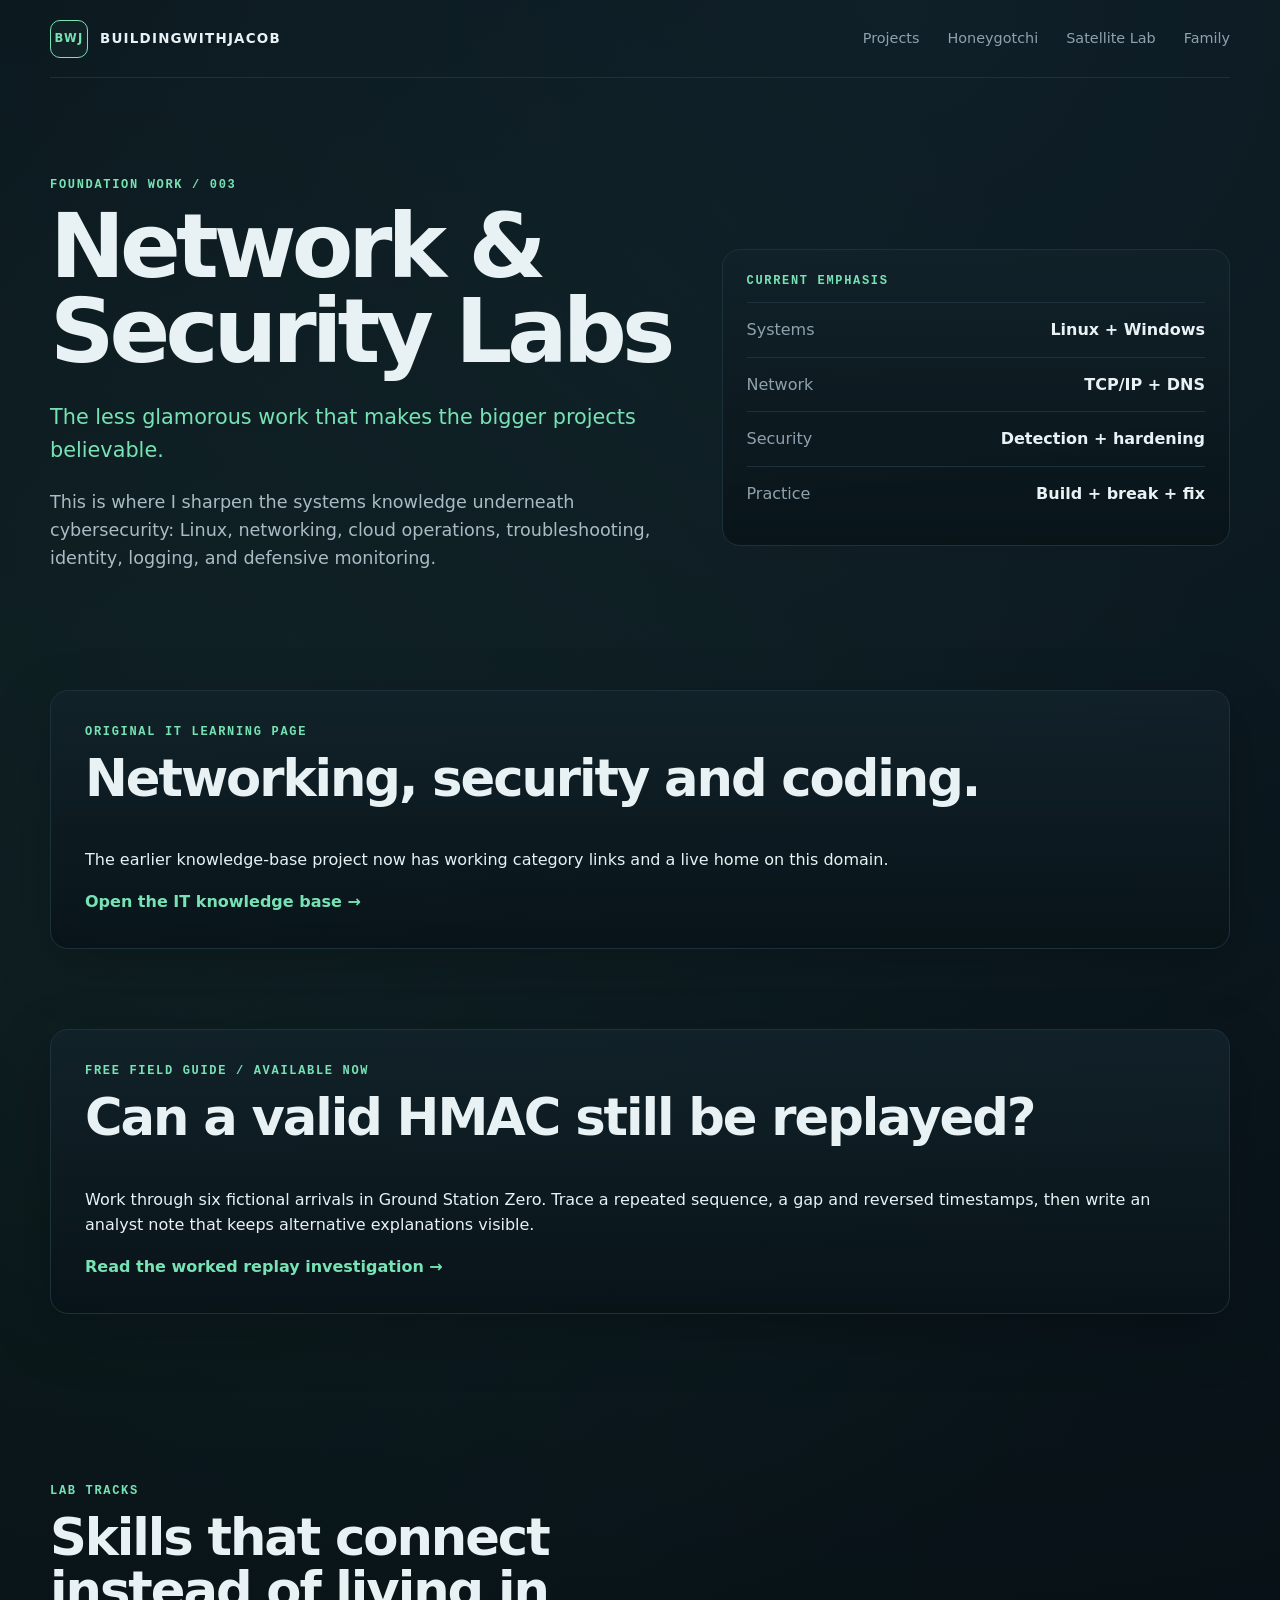
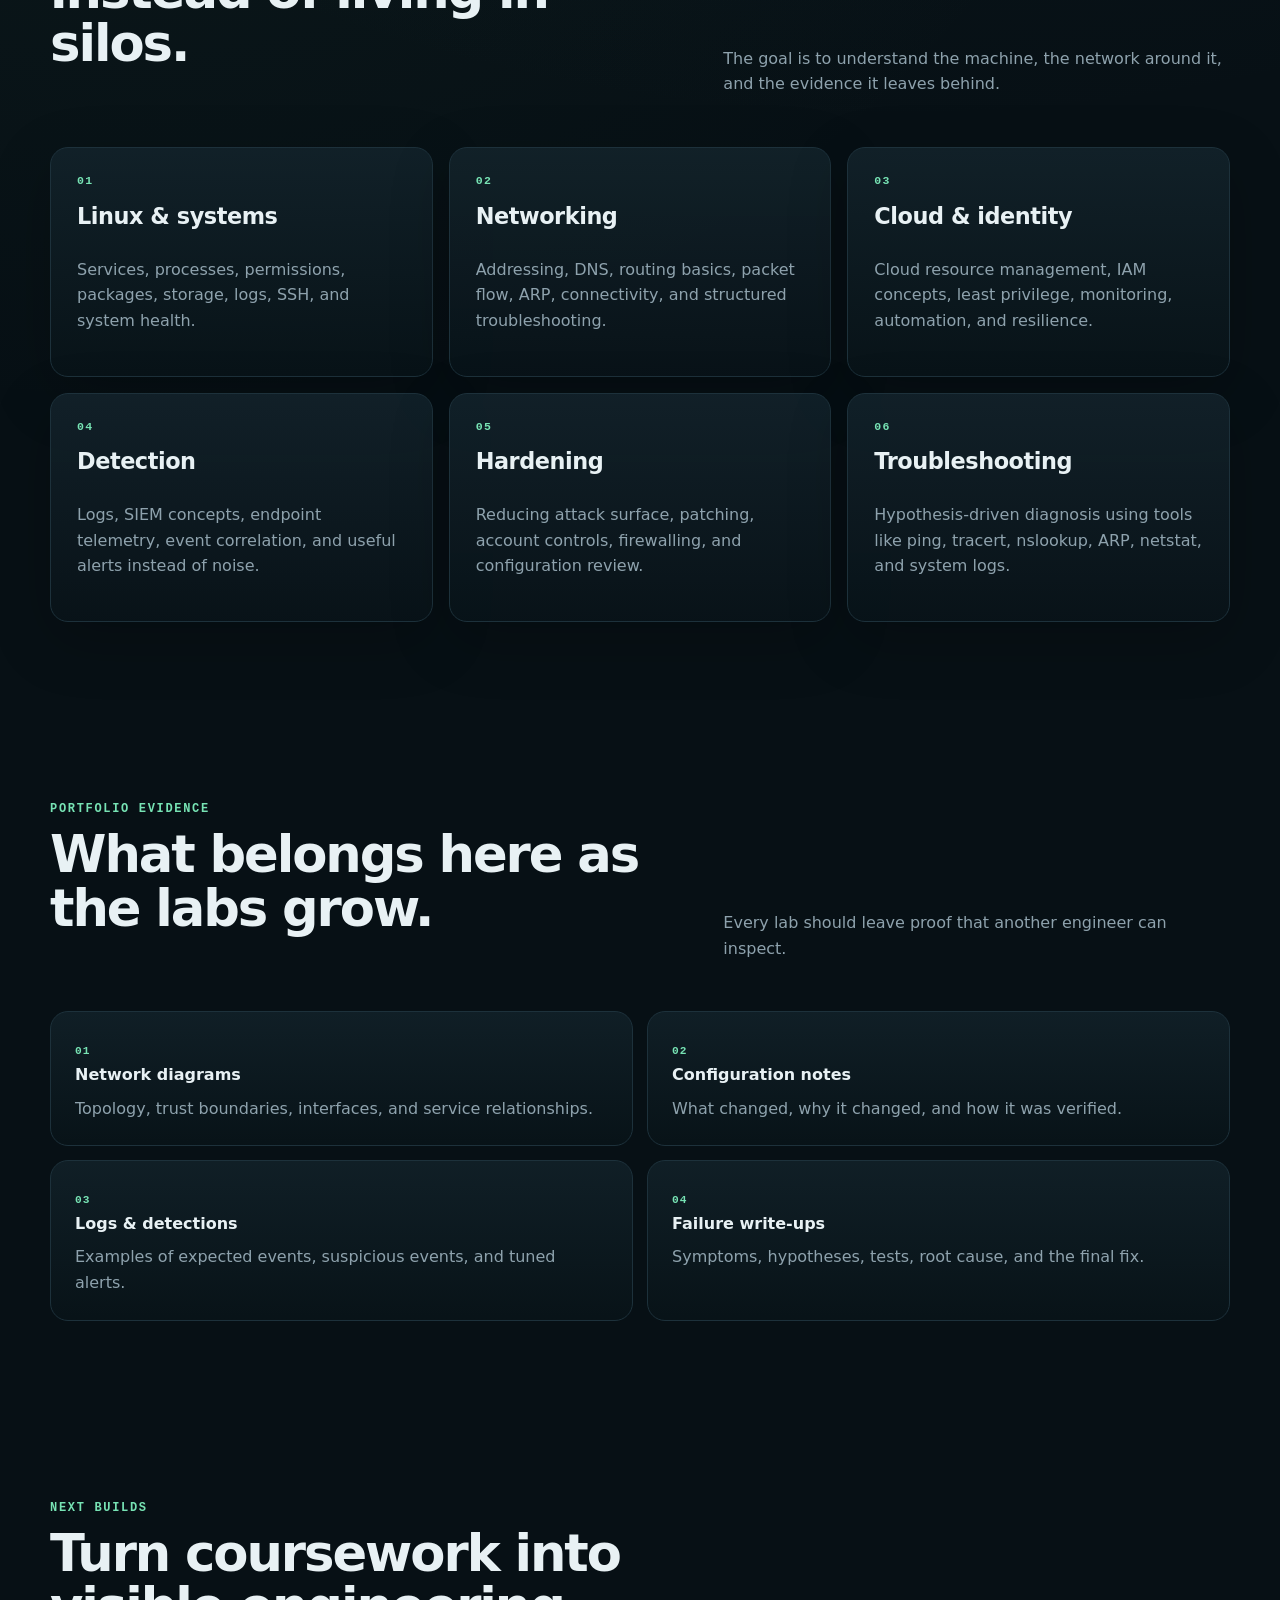
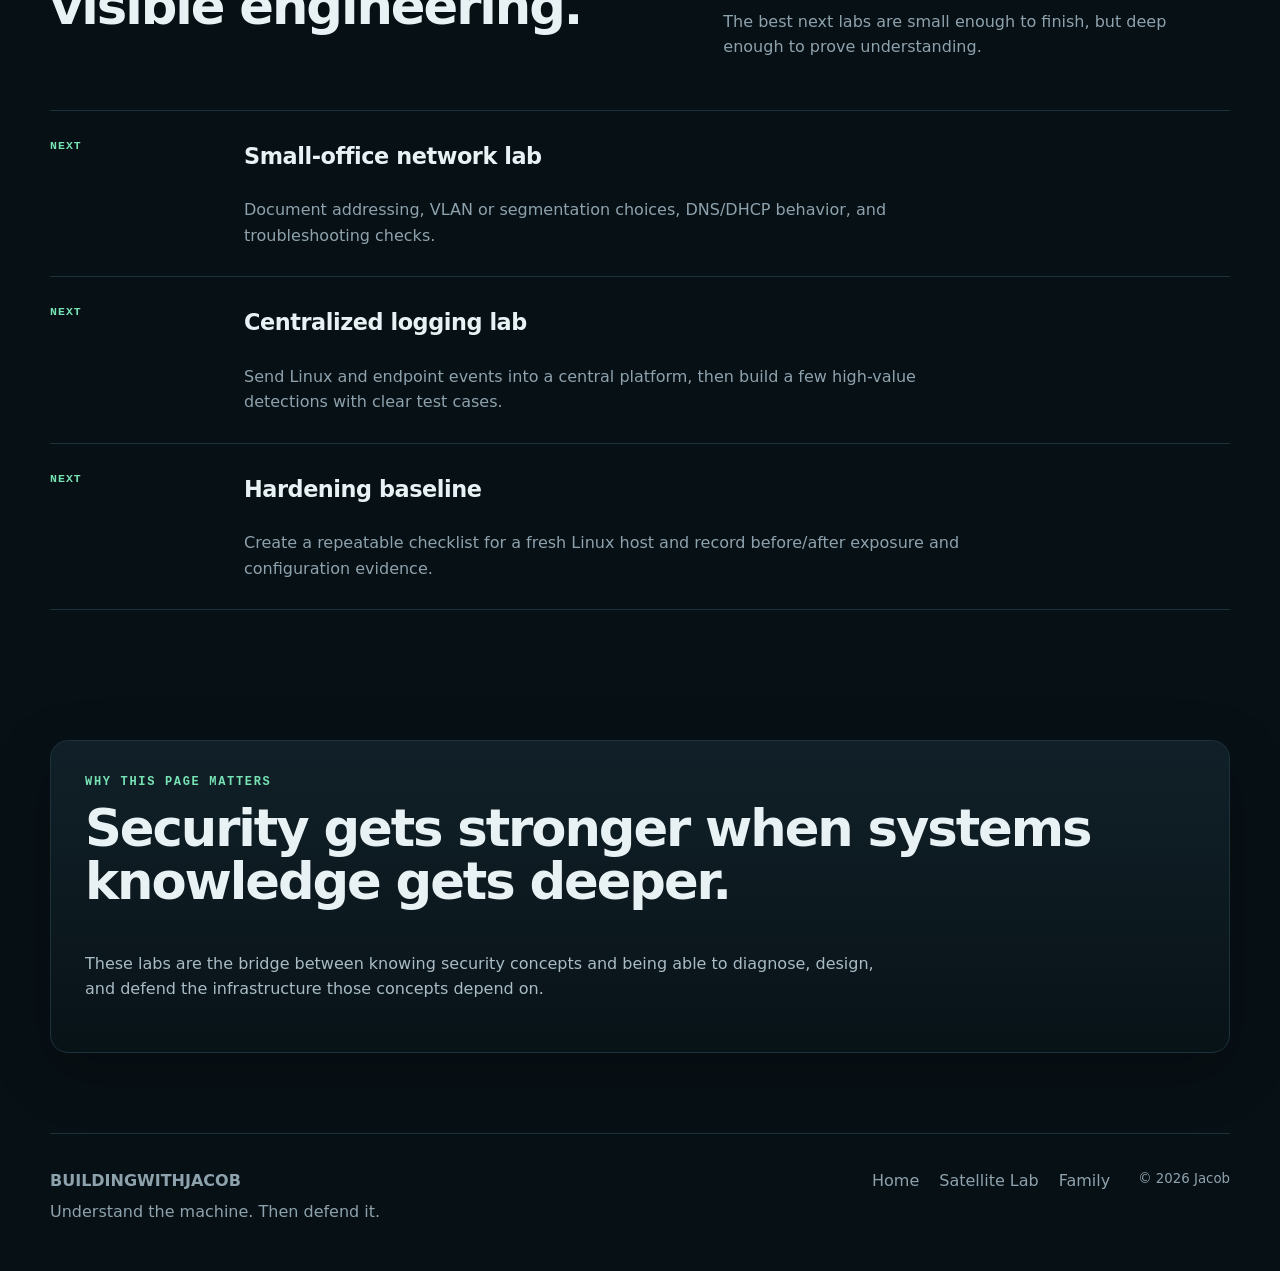
<file: security-labs.html>
<!DOCTYPE html>
<html lang="en">
<head>
  <meta charset="UTF-8" />
  <meta name="viewport" content="width=device-width, initial-scale=1.0" />
  <meta name="description" content="BuildingWithJacob Network & Security Labs — Linux, networking, cloud, troubleshooting, detection, and defensive infrastructure." />
  <title>Network & Security Labs | BuildingWithJacob</title>
  <link rel="icon" href="favicon.svg" type="image/svg+xml" />
  <meta name="theme-color" content="#071015" />
  <link rel="stylesheet" href="css/style.css" />
  <meta property="og:title" content="Network & Security Labs | BuildingWithJacob" />
  <meta property="og:description" content="Hands-on Linux, networking, cloud, troubleshooting, detection, and defensive infrastructure labs." />
  <meta property="og:type" content="website" />
</head>
<body>
  <div class="page-grid" aria-hidden="true"></div>
  <header class="site-header">
    <a class="brand" href="index.html"><span class="brand-mark">BWJ</span><span>BUILDINGWITHJACOB</span></a>
    <button class="nav-toggle" aria-label="Toggle navigation" aria-expanded="false">MENU</button>
    <nav class="site-nav">
      <a href="index.html#work">Projects</a>
      <a href="honeygotchi.html">Honeygotchi</a>
      <a href="satellite-lab.html">Satellite Lab</a>
      <a href="family.html">Family</a>
    </nav>
  </header>

  <main>
    <section class="project-hero shell">
      <p class="kicker">FOUNDATION WORK / 003</p>
      <div class="project-hero-grid">
        <div>
          <h1>Network & Security Labs</h1>
          <p class="project-subtitle">The less glamorous work that makes the bigger projects believable.</p>
          <p class="hero-copy">This is where I sharpen the systems knowledge underneath cybersecurity: Linux, networking, cloud operations, troubleshooting, identity, logging, and defensive monitoring.</p>
        </div>
        <div class="research-status">
          <p class="kicker">CURRENT EMPHASIS</p>
          <div class="status-row"><span>Systems</span><strong>Linux + Windows</strong></div>
          <div class="status-row"><span>Network</span><strong>TCP/IP + DNS</strong></div>
          <div class="status-row"><span>Security</span><strong>Detection + hardening</strong></div>
          <div class="status-row"><span>Practice</span><strong>Build + break + fix</strong></div>
        </div>
      </div>
    </section>

    <section class="section shell honesty-card"><p class="kicker">ORIGINAL IT LEARNING PAGE</p><h2>Networking, security and coding.</h2><p>The earlier knowledge-base project now has working category links and a live home on this domain.</p><a class="text-link" href="it-knowledge-base.html">Open the IT knowledge base &rarr;</a></section>

    <section class="section shell honesty-card"><p class="kicker">FREE FIELD GUIDE / AVAILABLE NOW</p><h2>Can a valid HMAC still be replayed?</h2><p>Work through six fictional arrivals in Ground Station Zero. Trace a repeated sequence, a gap and reversed timestamps, then write an analyst note that keeps alternative explanations visible.</p><a class="text-link" href="replay-attack-lab.html">Read the worked replay investigation &rarr;</a></section>

    <section class="section shell">
      <div class="section-heading">
        <div><p class="kicker">LAB TRACKS</p><h2>Skills that connect instead of living in silos.</h2></div>
        <p>The goal is to understand the machine, the network around it, and the evidence it leaves behind.</p>
      </div>
      <div class="project-grid three">
        <article class="project-card"><p class="card-index">01</p><h3>Linux & systems</h3><p>Services, processes, permissions, packages, storage, logs, SSH, and system health.</p></article>
        <article class="project-card"><p class="card-index">02</p><h3>Networking</h3><p>Addressing, DNS, routing basics, packet flow, ARP, connectivity, and structured troubleshooting.</p></article>
        <article class="project-card"><p class="card-index">03</p><h3>Cloud & identity</h3><p>Cloud resource management, IAM concepts, least privilege, monitoring, automation, and resilience.</p></article>
        <article class="project-card"><p class="card-index">04</p><h3>Detection</h3><p>Logs, SIEM concepts, endpoint telemetry, event correlation, and useful alerts instead of noise.</p></article>
        <article class="project-card"><p class="card-index">05</p><h3>Hardening</h3><p>Reducing attack surface, patching, account controls, firewalling, and configuration review.</p></article>
        <article class="project-card"><p class="card-index">06</p><h3>Troubleshooting</h3><p>Hypothesis-driven diagnosis using tools like ping, tracert, nslookup, ARP, netstat, and system logs.</p></article>
      </div>
    </section>

    <section class="section shell">
      <div class="section-heading">
        <div><p class="kicker">PORTFOLIO EVIDENCE</p><h2>What belongs here as the labs grow.</h2></div>
        <p>Every lab should leave proof that another engineer can inspect.</p>
      </div>
      <div class="evidence-grid">
        <article><span>01</span><strong>Network diagrams</strong><p>Topology, trust boundaries, interfaces, and service relationships.</p></article>
        <article><span>02</span><strong>Configuration notes</strong><p>What changed, why it changed, and how it was verified.</p></article>
        <article><span>03</span><strong>Logs & detections</strong><p>Examples of expected events, suspicious events, and tuned alerts.</p></article>
        <article><span>04</span><strong>Failure write-ups</strong><p>Symptoms, hypotheses, tests, root cause, and the final fix.</p></article>
      </div>
    </section>

    <section class="section shell">
      <div class="section-heading">
        <div><p class="kicker">NEXT BUILDS</p><h2>Turn coursework into visible engineering.</h2></div>
        <p>The best next labs are small enough to finish, but deep enough to prove understanding.</p>
      </div>
      <div class="timeline">
        <article class="timeline-item"><div class="timeline-date">NEXT</div><div><h3>Small-office network lab</h3><p>Document addressing, VLAN or segmentation choices, DNS/DHCP behavior, and troubleshooting checks.</p></div></article>
        <article class="timeline-item"><div class="timeline-date">NEXT</div><div><h3>Centralized logging lab</h3><p>Send Linux and endpoint events into a central platform, then build a few high-value detections with clear test cases.</p></div></article>
        <article class="timeline-item"><div class="timeline-date">NEXT</div><div><h3>Hardening baseline</h3><p>Create a repeatable checklist for a fresh Linux host and record before/after exposure and configuration evidence.</p></div></article>
      </div>
    </section>

    <section class="section shell honesty-card">
      <p class="kicker">WHY THIS PAGE MATTERS</p>
      <h2>Security gets stronger when systems knowledge gets deeper.</h2>
      <p>These labs are the bridge between knowing security concepts and being able to diagnose, design, and defend the infrastructure those concepts depend on.</p>
    </section>
  </main>

  <footer class="site-footer shell">
    <div><strong>BUILDINGWITHJACOB</strong><p>Understand the machine. Then defend it.</p></div>
    <div class="footer-links"><a href="index.html">Home</a><a href="satellite-lab.html">Satellite Lab</a><a href="family.html">Family</a></div>
    <small>© <span id="year"></span> Jacob</small>
  </footer>
  <script src="js/main.js"></script>
</body>
</html>
</file>
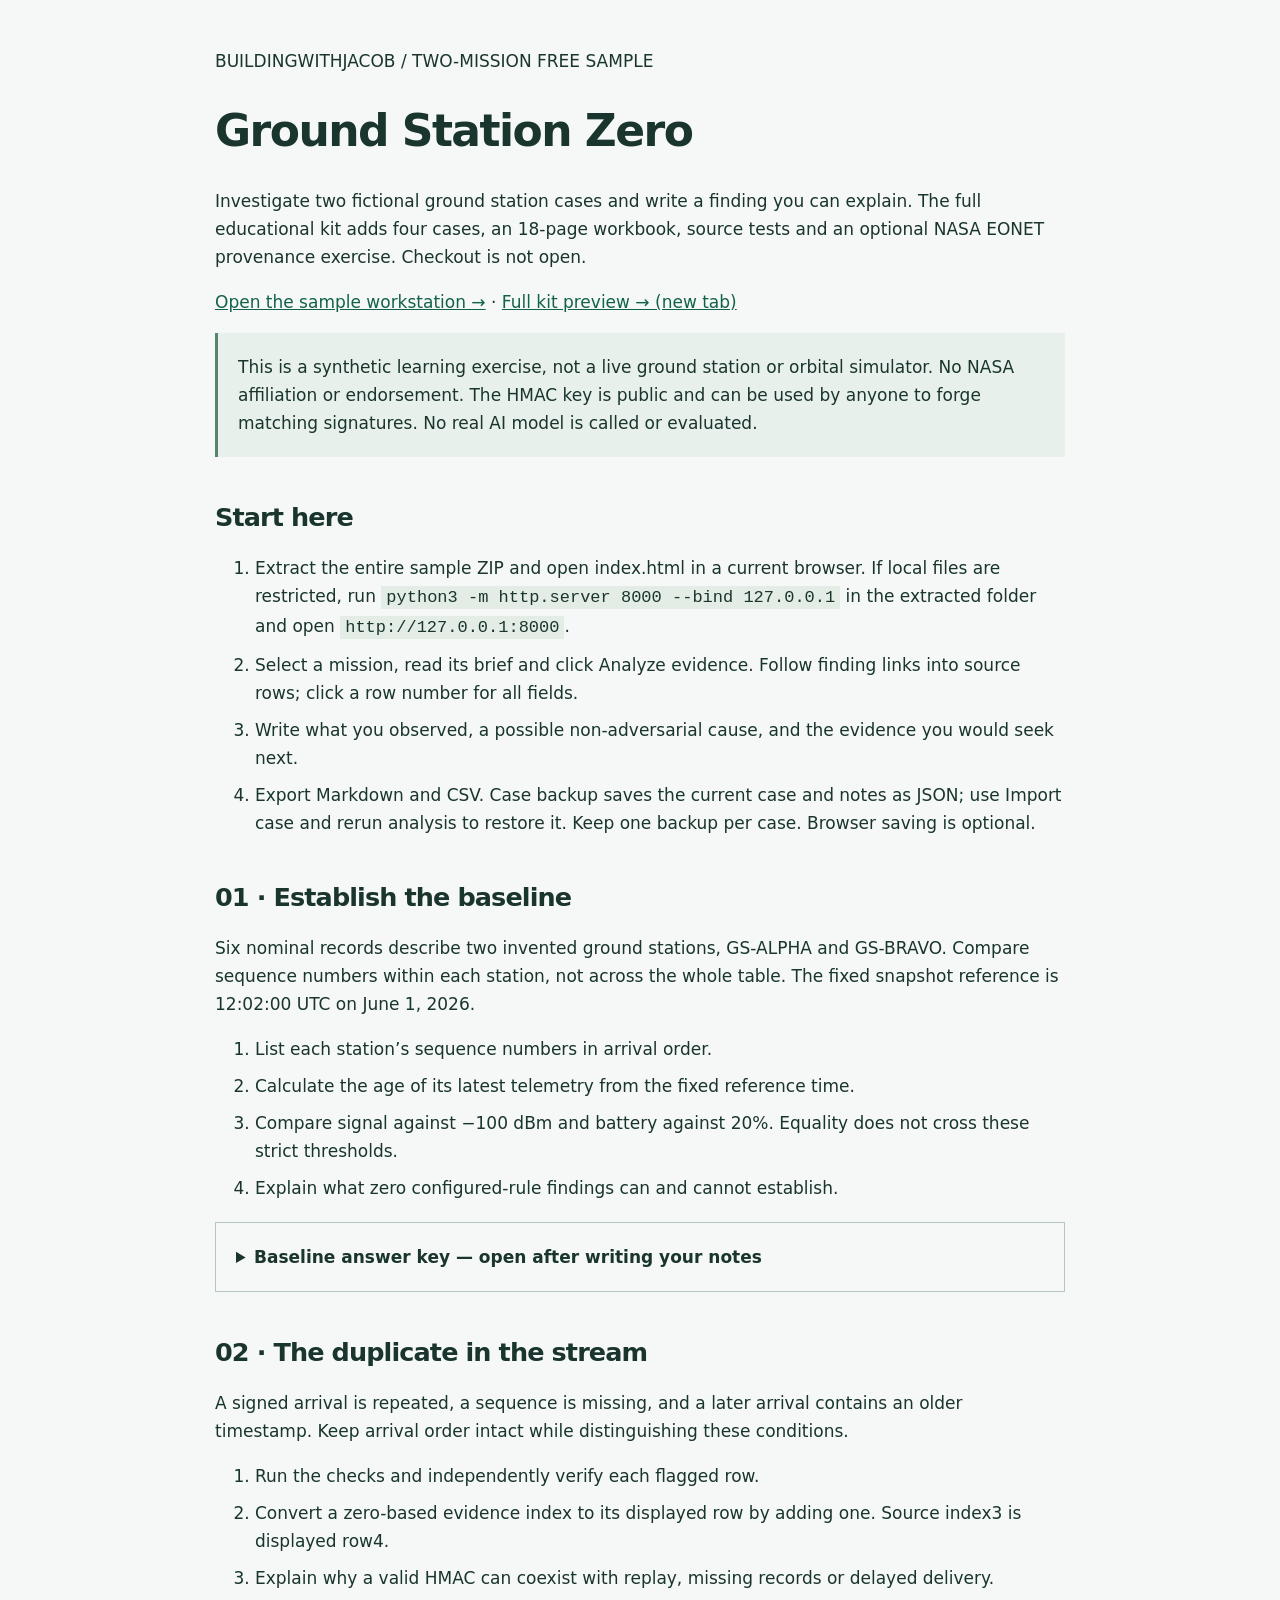
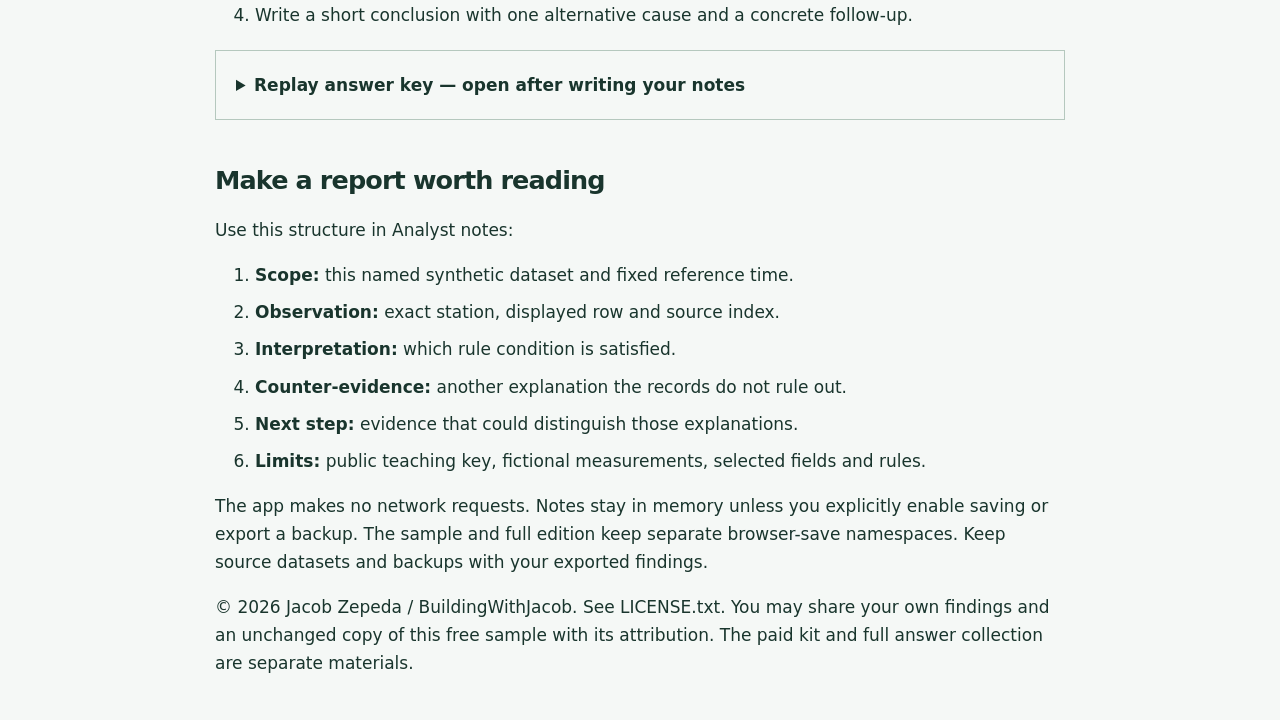
<file: ground-station-zero-sample/docs/workbook.html>
<!doctype html><html lang="en"><head><meta charset="utf-8"><meta name="viewport" content="width=device-width,initial-scale=1"><title>Ground Station Zero · Free sample guide</title><style>body{font:17px/1.65 system-ui,sans-serif;max-width:850px;padding:30px;margin:auto;color:#19352d;background:#f5f8f6}h1,h2{line-height:1.2;letter-spacing:-.035em}h1{font-size:44px}h2{margin-top:45px}a{color:#12624b}code{background:#e3ede6;padding:2px 5px}li{margin:9px 0}.note{padding:20px;border-left:3px solid #56846d;background:#e8f0eb}details{border:1px solid #b5c8be;padding:20px;margin:20px 0}summary{cursor:pointer;font-weight:650}table{border-collapse:collapse;width:100%;font-size:15px}th,td{border:1px solid #b5c8be;padding:9px;text-align:left}@media print{body{background:white;font-size:12pt}h2{break-before:page}details{break-inside:avoid}details>*{display:block!important}}</style></head><body><p>BUILDINGWITHJACOB / TWO-MISSION FREE SAMPLE</p><h1>Ground Station Zero</h1><p>Investigate two fictional ground station cases and write a finding you can explain. The full educational kit adds four cases, an 18-page workbook, source tests and an optional NASA EONET provenance exercise. Checkout is not open.</p><p><a href="../index.html">Open the sample workstation →</a> · <a href="https://buildingwithjacob.dev/ground-station-zero.html" target="_blank" rel="noopener">Full kit preview → (new tab)</a></p><div class="note">This is a synthetic learning exercise, not a live ground station or orbital simulator. No NASA affiliation or endorsement. The HMAC key is public and can be used by anyone to forge matching signatures. No real AI model is called or evaluated.</div><h2>Start here</h2><ol><li>Extract the entire sample ZIP and open index.html in a current browser. If local files are restricted, run <code>python3 -m http.server 8000 --bind 127.0.0.1</code> in the extracted folder and open <code>http://127.0.0.1:8000</code>.</li><li>Select a mission, read its brief and click Analyze evidence. Follow finding links into source rows; click a row number for all fields.</li><li>Write what you observed, a possible non-adversarial cause, and the evidence you would seek next.</li><li>Export Markdown and CSV. Case backup saves the current case and notes as JSON; use Import case and rerun analysis to restore it. Keep one backup per case. Browser saving is optional.</li></ol><h2>01 · Establish the baseline</h2><p>Six nominal records describe two invented ground stations, GS-ALPHA and GS-BRAVO. Compare sequence numbers within each station, not across the whole table. The fixed snapshot reference is 12:02:00 UTC on June 1, 2026.</p><ol><li>List each station’s sequence numbers in arrival order.</li><li>Calculate the age of its latest telemetry from the fixed reference time.</li><li>Compare signal against −100 dBm and battery against 20%. Equality does not cross these strict thresholds.</li><li>Explain what zero configured-rule findings can and cannot establish.</li></ol><details><summary>Baseline answer key — open after writing your notes</summary><p>Expected result: <strong>0 findings</strong>. GS-ALPHA has 100,101,102; GS-BRAVO has 200,201,202. Latest observations are 12:01:00 and 12:01:10, ages 60 and 50 seconds. Neither exceeds the 300-second freshness threshold. All six signatures match their teaching key and the provided measurements are above alert thresholds.</p><p>This does not prove a real system is secure. The case contains only selected fields and rules. The key is public; a knowledgeable sender can make a matching signature for invented or altered data.</p></details><h2>02 · The duplicate in the stream</h2><p>A signed arrival is repeated, a sequence is missing, and a later arrival contains an older timestamp. Keep arrival order intact while distinguishing these conditions.</p><ol><li>Run the checks and independently verify each flagged row.</li><li>Convert a zero-based evidence index to its displayed row by adding one. Source index3 is displayed row4.</li><li>Explain why a valid HMAC can coexist with replay, missing records or delayed delivery.</li><li>Write a short conclusion with one alternative cause and a concrete follow-up.</li></ol><details><summary>Replay answer key — open after writing your notes</summary><table><thead><tr><th>Displayed row</th><th>Rule</th><th>Evidence</th></tr></thead><tbody><tr><td>4 / index3</td><td>REPLAY · high</td><td>GS-ALPHA sequence11 repeats the value first seen at index2.</td></tr><tr><td>5 / index4</td><td>SEQUENCE_GAP · medium</td><td>GS-ALPHA advances from11 to13;12 is absent in this arrival sequence.</td></tr><tr><td>6 / index5</td><td>TIME_REVERSAL · high</td><td>The station’s timestamp decreases from12:01:00 to12:00:45 despite later arrival.</td></tr></tbody></table><p>Expected total: <strong>3 findings: 2 high, 1 medium</strong>. No signature failure occurs. An intact signed record can still be resent, delayed or insufficient to establish freshness. Benign retransmission, transport loss and clock behavior are alternatives to an attack. Compare arrival logs, acknowledgements and clock synchronization before attributing intent.</p></details><h2>Make a report worth reading</h2><p>Use this structure in Analyst notes:</p><ol><li><strong>Scope:</strong> this named synthetic dataset and fixed reference time.</li><li><strong>Observation:</strong> exact station, displayed row and source index.</li><li><strong>Interpretation:</strong> which rule condition is satisfied.</li><li><strong>Counter-evidence:</strong> another explanation the records do not rule out.</li><li><strong>Next step:</strong> evidence that could distinguish those explanations.</li><li><strong>Limits:</strong> public teaching key, fictional measurements, selected fields and rules.</li></ol><p>The app makes no network requests. Notes stay in memory unless you explicitly enable saving or export a backup. The sample and full edition keep separate browser-save namespaces. Keep source datasets and backups with your exported findings.</p><p>© 2026 Jacob Zepeda / BuildingWithJacob. See LICENSE.txt. You may share your own findings and an unchanged copy of this free sample with its attribution. The paid kit and full answer collection are separate materials.</p></body></html>
</file>
<file: css/style.css>
:root{
  --bg:#071015;
  --panel:#0c171d;
  --panel2:#0f1d25;
  --line:#1d313b;
  --text:#e8f1f4;
  --muted:#8ea2ad;
  --accent:#77e3b4;
  --accent2:#8fb9ff;
  --max:1180px;
  --radius:18px;
}
*{box-sizing:border-box}
html{scroll-behavior:smooth}
body{
  margin:0;
  background:
    radial-gradient(circle at 70% 0%, rgba(51,102,126,.18), transparent 38%),
    radial-gradient(circle at 10% 20%, rgba(73,151,112,.09), transparent 30%),
    var(--bg);
  color:var(--text);
  font-family:Inter, ui-sans-serif, system-ui, -apple-system, BlinkMacSystemFont, "Segoe UI", sans-serif;
  line-height:1.6;
}
a{color:inherit;text-decoration:none}
.page-grid{
  position:fixed;inset:0;pointer-events:none;opacity:.22;
  background-image:
    linear-gradient(rgba(255,255,255,.025) 1px, transparent 1px),
    linear-gradient(90deg, rgba(255,255,255,.025) 1px, transparent 1px);
  background-size:40px 40px;
  mask-image:linear-gradient(to bottom, #000, transparent 75%);
}
.shell{width:min(var(--max), calc(100% - 40px));margin-inline:auto}
.site-header{
  width:min(var(--max), calc(100% - 40px));margin:0 auto;
  min-height:78px;display:flex;align-items:center;justify-content:space-between;
  border-bottom:1px solid var(--line);position:relative;z-index:10;
}
.brand{display:flex;align-items:center;gap:12px;font-weight:800;letter-spacing:.09em;font-size:.84rem}
.brand-mark{
  display:grid;place-items:center;width:38px;height:38px;border:1px solid var(--accent);
  color:var(--accent);font-size:.72rem;border-radius:10px;background:rgba(119,227,180,.04)
}
.site-nav{display:flex;gap:28px;color:var(--muted);font-size:.9rem}
.site-nav a:hover,.text-link:hover{color:var(--accent)}
.nav-toggle{display:none;background:none;border:1px solid var(--line);color:var(--text);padding:8px 11px}
.hero{padding:110px 0 90px;display:grid;grid-template-columns:1.15fr .85fr;gap:60px;align-items:center}
.eyebrow,.kicker{font:700 .75rem/1.2 ui-monospace,SFMono-Regular,Menlo,monospace;letter-spacing:.14em;color:var(--accent)}
h1,h2,h3,p{margin-top:0}
h1{font-size:clamp(3.4rem,7vw,6.5rem);line-height:.94;letter-spacing:-.055em;margin-bottom:28px}
h1 span{color:var(--accent)}
h2{font-size:clamp(2.1rem,4vw,3.6rem);line-height:1.04;letter-spacing:-.04em}
h3{font-size:1.4rem;letter-spacing:-.02em}
.hero-copy{font-size:1.1rem;color:#a9bbc4;max-width:720px}
.hero-actions{display:flex;gap:12px;flex-wrap:wrap;margin-top:30px}
.btn{display:inline-flex;align-items:center;justify-content:center;min-height:46px;padding:0 18px;border-radius:10px;font-weight:750;font-size:.88rem}
.btn-primary{background:var(--accent);color:#06100d}
.btn-secondary{border:1px solid var(--line);background:rgba(255,255,255,.02)}
.terminal-card,.feature-project,.project-card,.about-card,.stack-card,.honey-panel,.honesty-card{
  border:1px solid var(--line);background:linear-gradient(180deg,rgba(18,34,42,.9),rgba(8,19,24,.92));
  border-radius:var(--radius);box-shadow:0 18px 60px rgba(0,0,0,.22)
}
.terminal-card{padding:18px;overflow:hidden}
.terminal-topline{display:flex;justify-content:space-between;border-bottom:1px solid var(--line);padding-bottom:12px;color:var(--muted);font:700 .7rem ui-monospace,monospace;letter-spacing:.1em}
.status-dot{color:var(--accent)}
.status-dot i{display:inline-block;width:7px;height:7px;background:var(--accent);border-radius:50%;margin-right:6px;box-shadow:0 0 12px var(--accent)}
pre{margin:18px 0 0;white-space:pre-wrap;color:#b8c9d1;font-size:.9rem}
pre span{color:var(--accent)}
.section{padding:90px 0}
.section-heading{display:grid;grid-template-columns:1fr .8fr;gap:40px;align-items:end;margin-bottom:34px}
.section-heading>p{color:var(--muted);max-width:560px;justify-self:end}
.feature-project{padding:30px}
.project-meta{display:flex;justify-content:space-between;gap:14px;color:var(--muted);font-size:.8rem;margin-bottom:36px}
.pill{display:inline-block;padding:5px 9px;border:1px solid rgba(119,227,180,.35);border-radius:999px;color:var(--accent);font:700 .68rem ui-monospace,monospace;letter-spacing:.08em}
.pill.subtle{color:var(--muted);border-color:var(--line)}
.feature-grid{display:grid;grid-template-columns:1.2fr .8fr;gap:40px}
.feature-grid h3{font-size:3rem;margin-bottom:16px}
.project-lede{font-size:1.08rem;color:#a9bbc4;max-width:680px}
.project-actions{display:flex;gap:24px;margin-top:24px}
.text-link{font-weight:750;color:var(--accent)}
.project-stats{display:grid;grid-template-columns:1fr 1fr;gap:12px}
.project-stats div,.honey-grid div{padding:16px;border:1px solid var(--line);border-radius:12px;background:rgba(255,255,255,.018)}
.project-stats span,.honey-grid span{display:block;color:var(--muted);font:700 .65rem ui-monospace,monospace;letter-spacing:.09em;margin-bottom:4px}
.project-grid{display:grid;grid-template-columns:repeat(2,1fr);gap:16px;margin-top:16px}
.project-grid.three{grid-template-columns:repeat(3,1fr)}
.project-card{padding:26px}
.project-card p{color:var(--muted)}
.card-index{font:700 .72rem ui-monospace,monospace;color:var(--accent)!important;letter-spacing:.12em}
.timeline{border-top:1px solid var(--line)}
.timeline-item{display:grid;grid-template-columns:160px 1fr;gap:34px;padding:28px 0;border-bottom:1px solid var(--line)}
.timeline-date{font:700 .72rem ui-monospace,monospace;letter-spacing:.09em;color:var(--accent)}
.timeline-item p{color:var(--muted);margin-bottom:0;max-width:760px}
.mission-section{border-top:1px solid var(--line);border-bottom:1px solid var(--line)}
.mission-grid{display:grid;grid-template-columns:1fr 1fr;gap:50px}
.mission-grid p{color:#a9bbc4}
.about-section{display:grid;grid-template-columns:1.1fr .9fr;gap:16px}
.about-card,.stack-card{padding:30px}
.about-card p{color:#a9bbc4}
.stack-list{display:flex;flex-wrap:wrap;gap:10px}
.stack-list span{padding:8px 11px;border:1px solid var(--line);border-radius:9px;color:#b8c8cf;font-size:.85rem}
.site-footer{border-top:1px solid var(--line);padding:34px 0 44px;display:grid;grid-template-columns:1fr auto auto;gap:28px;align-items:start;color:var(--muted)}
.site-footer p{margin:6px 0 0}
.footer-links{display:flex;gap:20px}
.project-hero{padding:100px 0 60px}
.project-hero-grid{display:grid;grid-template-columns:1.1fr .9fr;gap:50px;align-items:center}
.project-subtitle{font-size:1.3rem;color:var(--accent);max-width:620px}
.honey-panel{padding:28px;text-align:center}
.honey-face{font:700 3.3rem ui-monospace,monospace;margin:16px 0}
.honey-state{font:800 .85rem ui-monospace,monospace;color:var(--accent);letter-spacing:.13em}
.honey-panel>p{color:#b8c8cf}
.honey-panel>small{display:block;color:var(--muted);margin-top:18px}
.honey-grid{display:grid;grid-template-columns:1fr 1fr;gap:10px;text-align:left;margin-top:20px}
.architecture{border-top:1px solid var(--line);border-bottom:1px solid var(--line)}
.architecture-flow{display:flex;align-items:center;justify-content:space-between;gap:12px;margin:34px 0;flex-wrap:wrap}
.arch-node{flex:1;min-width:170px;border:1px solid var(--line);padding:20px;border-radius:12px;background:var(--panel);font-weight:800}
.arch-node small{color:var(--muted);font-weight:500}
.architecture-note{color:var(--muted);max-width:780px}
.roadmap{display:grid;gap:10px}
.roadmap-item{display:grid;grid-template-columns:90px 1fr;gap:18px;border:1px solid var(--line);border-radius:12px;padding:18px;background:rgba(255,255,255,.015)}
.roadmap-item>span{font:800 .8rem ui-monospace,monospace;color:var(--muted)}
.roadmap-item p{color:var(--muted);margin:4px 0 0}
.roadmap-item.current{border-color:rgba(119,227,180,.55);box-shadow:inset 3px 0 0 var(--accent)}
.roadmap-item.current>span,.roadmap-item.done>span{color:var(--accent)}
.honesty-card{padding:34px!important;margin-top:40px;margin-bottom:80px}
.honesty-card p:last-child{color:#a9bbc4;max-width:820px}
@media(max-width:850px){
  .site-nav{display:none;position:absolute;top:68px;right:0;flex-direction:column;background:var(--panel);border:1px solid var(--line);padding:16px;border-radius:12px}
  .site-nav.open{display:flex}
  .nav-toggle{display:block}
  .hero,.feature-grid,.section-heading,.mission-grid,.about-section,.project-hero-grid{grid-template-columns:1fr}
  .hero{padding-top:70px}
  .section-heading>p{justify-self:start}
  .project-grid,.project-grid.three{grid-template-columns:1fr}
  .site-footer{grid-template-columns:1fr}
}
@media(max-width:560px){
  .shell,.site-header{width:min(100% - 24px,var(--max))}
  h1{font-size:3.2rem}
  .project-stats,.honey-grid{grid-template-columns:1fr}
  .timeline-item{grid-template-columns:1fr;gap:8px}
  .architecture-flow>span{display:none}
}


/* Family page */
.family-hero{padding:105px 0 45px;max-width:980px}
.family-hero h1{max-width:900px}
.family-feature{
  display:grid;grid-template-columns:1fr 260px;gap:40px;align-items:center;
  border:1px solid var(--line);
  background:linear-gradient(135deg,rgba(18,34,42,.92),rgba(8,19,24,.95));
  border-radius:var(--radius);padding:42px
}
.family-feature p:last-child{color:#a9bbc4;max-width:720px}
.family-symbol{
  width:180px;height:180px;border-radius:50%;display:grid;place-items:center;
  justify-self:center;font-size:4rem;color:var(--accent);
  border:1px solid rgba(119,227,180,.32);
  background:radial-gradient(circle,rgba(119,227,180,.09),transparent 68%);
  box-shadow:0 0 70px rgba(119,227,180,.08)
}
.family-card{min-height:260px}
.family-note{
  border-top:1px solid var(--line);border-bottom:1px solid var(--line);
  margin-bottom:70px
}
.family-note blockquote{
  margin:20px 0 24px;padding-left:24px;border-left:3px solid var(--accent);
  font-size:clamp(1.5rem,3vw,2.5rem);line-height:1.25;letter-spacing:-.03em;
  max-width:900px
}
.family-note>p:last-child{color:var(--muted);max-width:780px}
@media(max-width:850px){
  .family-feature{grid-template-columns:1fr}
  .family-symbol{justify-self:start;width:120px;height:120px}
}


.family-grid{
  display:grid;
  grid-template-columns:repeat(3,1fr);
  gap:16px;
}
.pets-section{border-top:1px solid var(--line)}
.pet-card h3{color:var(--accent)}
@media(max-width:850px){
  .family-grid{grid-template-columns:1fr}
}

.wife-card{
  border-color:rgba(119,227,180,.45);
  box-shadow:inset 3px 0 0 rgba(119,227,180,.7), 0 18px 60px rgba(0,0,0,.18);
}


/* V3 portfolio depth */
:focus-visible{
  outline:2px solid var(--accent);
  outline-offset:4px;
  border-radius:6px;
}
.project-card-link{
  transition:transform .18s ease,border-color .18s ease,background .18s ease;
}
.project-card-link:hover{
  transform:translateY(-3px);
  border-color:rgba(119,227,180,.4);
  background:linear-gradient(180deg,rgba(20,39,48,.96),rgba(9,21,27,.96));
}
.card-footer{
  display:flex;
  align-items:center;
  justify-content:space-between;
  gap:14px;
  flex-wrap:wrap;
  margin-top:24px;
}
.principles-section{border-top:1px solid var(--line)}
.principles-grid{
  display:grid;
  grid-template-columns:repeat(4,1fr);
  gap:14px;
}
.principle-card,.scenario-grid article,.evidence-grid article,.research-status{
  border:1px solid var(--line);
  border-radius:var(--radius);
  background:linear-gradient(180deg,rgba(18,34,42,.82),rgba(8,19,24,.9));
  padding:24px;
}
.principle-card>span,.evidence-grid article>span{
  color:var(--accent);
  font:700 .7rem ui-monospace,monospace;
  letter-spacing:.1em;
}
.principle-card h3{margin:14px 0 8px}
.principle-card p,.scenario-grid p,.evidence-grid p{color:var(--muted);margin-bottom:0}
.research-status{display:grid;gap:0}
.research-status>.kicker{margin-bottom:14px}
.status-row{
  display:flex;
  justify-content:space-between;
  gap:20px;
  padding:14px 0;
  border-top:1px solid var(--line);
  color:var(--muted);
}
.status-row strong{color:var(--text);text-align:right}
.scenario-grid,.evidence-grid{
  display:grid;
  grid-template-columns:repeat(2,1fr);
  gap:14px;
}
.scenario-grid article strong,.evidence-grid article strong{display:block;margin-bottom:8px}
@media(max-width:850px){
  .principles-grid{grid-template-columns:repeat(2,1fr)}
}
@media(max-width:560px){
  .principles-grid,.scenario-grid,.evidence-grid{grid-template-columns:1fr}
}

/* Homepage Cybermap addition */
.cybermap-home{border-top:1px solid var(--line)}
.cybermap-shell{
  border:1px solid var(--line);
  border-radius:var(--radius);
  padding:30px;
  background:
    radial-gradient(circle at 12% 15%,rgba(119,227,180,.08),transparent 30%),
    radial-gradient(circle at 88% 80%,rgba(143,185,255,.08),transparent 34%),
    linear-gradient(145deg,rgba(18,34,42,.96),rgba(7,16,21,.98));
  box-shadow:0 18px 60px rgba(0,0,0,.2)
}
.cybermap-path{
  display:grid;
  grid-template-columns:1fr 38px 1fr 38px 1fr 38px 1fr;
  gap:0;
  align-items:center
}
.cybermap-node{
  min-height:220px;
  display:grid;
  grid-template-columns:38px 1fr;
  gap:14px;
  align-items:start;
  padding:20px;
  border:1px solid var(--line);
  border-radius:14px;
  background:rgba(5,14,18,.72)
}
.cybermap-node.current{
  border-color:rgba(119,227,180,.5);
  box-shadow:inset 3px 0 0 var(--accent)
}
.cybermap-node.future{border-style:dashed}
.cybermap-node>span{
  display:grid;
  place-items:center;
  width:34px;height:34px;
  border-radius:50%;
  background:rgba(119,227,180,.1);
  color:var(--accent);
  font:800 .72rem ui-monospace,monospace
}
.cybermap-node h3{margin:6px 0 10px;font-size:1.08rem}
.cybermap-node p:last-child{color:var(--muted);font-size:.88rem;margin-bottom:0}
.node-state{
  color:var(--accent);
  font:700 .62rem ui-monospace,monospace;
  letter-spacing:.08em;
  margin-bottom:0
}
.cybermap-arrow{
  text-align:center;
  color:var(--accent2);
  font-size:1.4rem
}
.cybermap-actions{
  display:grid;
  grid-template-columns:1fr auto;
  gap:24px;
  align-items:center;
  margin-top:18px;
  padding:24px;
  border:1px solid rgba(119,227,180,.28);
  border-radius:14px;
  background:rgba(119,227,180,.035)
}
.cybermap-actions h3{margin:5px 0 8px}
.cybermap-actions p:last-child{color:var(--muted);margin-bottom:0;max-width:700px}
.cybermap-buttons{display:flex;gap:10px;flex-wrap:wrap;justify-content:flex-end}
.cybermap-honesty{margin:16px 0 0;color:var(--muted);font-size:.82rem}
.cybermap-honesty strong{color:var(--text)}
@media(max-width:950px){
  .cybermap-path{grid-template-columns:1fr}
  .cybermap-arrow{transform:rotate(90deg);padding:6px}
  .cybermap-node{min-height:auto}
  .cybermap-actions{grid-template-columns:1fr}
  .cybermap-buttons{justify-content:flex-start}
}
</file>
<file: ground-station-zero-sample/styles.css>
@charset "UTF-8";
:root{color-scheme:dark;--bg:#0b1013;--sidebar:#0e1418;--panel:#10181c;--panel-alt:#121d20;--line:#253135;--text:#e4eae7;--muted:#8c9d9e;--dim:#617578;--green:#c1dfa0;--green-strong:#9bc987;--emerald:#75b798;--amber:#d8b46b;--red:#df8f83;--mono:ui-monospace,"SFMono-Regular",Consolas,"Liberation Mono",monospace;--sans:Inter,"Segoe UI",Arial,sans-serif}
*{box-sizing:border-box}html{scroll-behavior:smooth;scroll-padding-top:20px}body{margin:0;background:var(--bg);color:var(--text);font-family:var(--sans);font-size:14px;line-height:1.55}button,input,textarea,select{font:inherit}button,a,input,textarea,select,summary{-webkit-tap-highlight-color:transparent}button{cursor:pointer}button:disabled{cursor:not-allowed;opacity:.4}a{color:inherit}button,input,select,textarea{color:inherit}button:focus-visible,a:focus-visible,input:focus-visible,select:focus-visible,textarea:focus-visible,summary:focus-visible,[tabindex]:focus-visible{outline:2px solid var(--green);outline-offset:4px}button{border:0}button,select{touch-action:manipulation}button{transition:background .18s,color .18s,border-color .18s}button:hover:not(:disabled){filter:brightness(1.12)}[hidden]{display:none!important}.visually-hidden{position:absolute!important;width:1px;height:1px;margin:-1px;overflow:hidden;clip:rect(0,0,0,0);white-space:nowrap}.skip-link{position:fixed;z-index:20;top:-100px;left:20px;padding:12px 18px;background:var(--green);color:#102014;border-radius:3px}.skip-link:focus{top:15px}.app-shell{display:grid;grid-template-columns:232px minmax(0,1fr);min-height:100vh}.sidebar{padding:32px 20px 22px;background:var(--sidebar);border-right:1px solid var(--line);display:flex;flex-direction:column;position:sticky;top:0;height:100vh;min-height:690px;overflow-y:auto}.brand{display:flex;gap:11px;text-decoration:none;font-size:9px;font-weight:600;letter-spacing:1.4px;line-height:1.6}.brand strong{display:block;font-size:25px;letter-spacing:4.5px;font-weight:650;line-height:1.1}.brand-period{color:var(--green);letter-spacing:0}.brand-mark{width:37px;height:37px;border:1px solid #668170;border-radius:50%;position:relative;flex-shrink:0;transform:rotate(-35deg);margin-top:2px}.brand-mark:before{content:"";position:absolute;width:46px;height:16px;left:-6px;top:9px;border:1px solid #a7c08e;border-radius:50%;background:var(--sidebar)}.brand-mark:after{content:"";position:absolute;inset:8px;border:1px solid #668170;border-radius:50%;background:var(--sidebar)}.brand-mark span{width:5px;height:5px;border-radius:50%;background:var(--green);position:absolute;z-index:1;right:-4px;top:15px}.workspace-label{font:8px var(--mono);letter-spacing:.7px;color:var(--muted);display:flex;gap:6px;align-items:center;margin-top:28px;border-bottom:1px solid var(--line);padding-bottom:22px;white-space:nowrap}.live-dot,.small-dot{width:5px;height:5px;border-radius:50%;background:var(--emerald);display:inline-block;flex-shrink:0}.version{margin-left:auto;color:var(--dim)}.nav-heading{display:flex;justify-content:space-between;align-items:center;font:9px var(--mono);letter-spacing:1.3px;color:var(--dim);margin:28px 9px 13px}.nav-heading span{font-size:9px;color:#788a89;border:1px solid #2a393b;padding:1px 4px;border-radius:2px}.mission-button{width:100%;background:transparent;text-align:left;display:flex;align-items:flex-start;gap:11px;border:1px solid transparent;border-radius:5px;padding:13px 10px;color:#a7b3b3;margin-bottom:5px}.mission-button:hover{background:#172125}.mission-button.active{background:#1a2826;border-color:#354b3b;color:var(--green)}.mission-index{font:10px var(--mono);padding-top:4px;opacity:.65}.mission-button.active .mission-index{opacity:1}.mission-text{flex:1;min-width:0}.mission-name{display:block;font-size:12px;font-weight:550;overflow-wrap:anywhere}.mission-caption{display:block;font-size:10px;color:var(--dim);margin-top:3px;letter-spacing:.1px}.mission-button.active .mission-caption{color:#92a78d}.mission-arrow{font-size:14px;display:none}.mission-button.active .mission-arrow{display:block}.imported-heading{margin-top:21px}.sidebar-bottom{margin-top:auto;padding-top:40px}.resource-link{text-decoration:none;font-size:11px;display:block;padding:13px 6px;border-top:1px solid var(--line);border-bottom:1px solid var(--line)}.resource-link>span:first-child{margin-right:6px;color:var(--green)}.resource-note{display:block;color:var(--dim);font-size:10px;padding-left:22px}.simulation-note{display:flex;gap:10px;padding:23px 3px 21px;font-size:10px;color:var(--dim)}.simulation-note strong{color:#a5b2ae;font-size:10px;font-weight:500}.simulation-note p{line-height:1.8;margin:6px 0 0}.mini-cross{color:var(--green);font:16px var(--mono);line-height:1.1}.maker{font:7px var(--mono);letter-spacing:1.2px;color:#647977;margin-top:5px}.main{min-width:0}.topbar{height:76px;border-bottom:1px solid var(--line);display:flex;justify-content:space-between;align-items:center;padding:0 36px}.breadcrumb{font:9px var(--mono);letter-spacing:1.2px;color:var(--dim);display:flex;gap:15px}.breadcrumb strong{color:#c0cbc5;font-weight:400}.breadcrumb span{color:#3a4c4b}.topbar-actions{display:flex;gap:10px}.button{display:inline-flex;justify-content:center;align-items:center;gap:10px;white-space:nowrap;font-size:11px;border-radius:4px;padding:10px 13px;line-height:1.4}.button-quiet{color:#b4c0bb;background:#131c20;border:1px solid #2e3a3e}.button-quiet>span{font-size:15px;color:#b4c7b1}.content{max-width:1600px;margin:0 auto;padding:34px 36px 20px}.mission-header{display:flex;justify-content:space-between;gap:20px;min-height:175px;position:relative}.mission-heading{padding-top:5px;min-width:0}.eyebrow{display:flex;gap:10px;align-items:center;color:#91b880;font:9px var(--mono);letter-spacing:1.3px}.eyebrow-line{height:1px;width:23px;background:#3d573e}h1{font-size:34px;line-height:1.15;letter-spacing:-1px;font-weight:500;margin:17px 0 11px}h2{font-size:16px;font-weight:500;letter-spacing:-.2px;margin:5px 0 0;line-height:1.4}h3{font-weight:500}.mission-subtitle{color:var(--muted);margin:0;font-size:12px;max-width:600px}.mission-badges{display:flex;align-items:center;gap:13px;margin-top:18px;flex-wrap:wrap}.tag{display:inline-flex;gap:6px;align-items:center;background:#17221d;color:#a9c198;border:1px solid #2c3e30;border-radius:3px;padding:3px 6px;font:7px var(--mono);letter-spacing:.6px}.reference-time{font:9px var(--mono);color:var(--dim)}.orbit{width:250px;max-width:30%;align-self:flex-start;margin-top:1px;flex-shrink:0;opacity:.92}.orbit svg{width:100%;height:auto;display:block}.status-line{display:flex;align-items:center;justify-content:space-between;border-top:1px solid var(--line);padding-top:18px;margin-bottom:22px;gap:12px}.status-line #case-status{font:9px var(--mono);letter-spacing:.5px;color:var(--muted);display:flex;align-items:center;gap:8px;flex-wrap:wrap}.status-square{width:4px;height:4px;background:var(--green);display:inline-block}.status-divider{color:#405455;margin:0 4px}.button-primary{background:var(--green);color:#1b2a19;font-weight:600;padding:12px 15px;min-width:177px}.button-primary>span:first-child{font-size:19px;line-height:.5;font-weight:400}.button-primary>span:last-child{margin-left:7px}.notice{font-size:12px;color:#c4d7b9;background:#17251c;border:1px solid #36513a;border-left:2px solid var(--green);padding:11px 14px;border-radius:3px;margin:-4px 0 19px;overflow-wrap:anywhere}.notice.error,.fatal-error{color:#e9b1a7;background:#2a1d1b;border-color:#6a3c34}.fatal-error{border:1px solid #6a3c34;padding:20px;border-radius:4px;margin-bottom:20px}.metrics{display:grid;grid-template-columns:1.12fr repeat(4,1fr);margin-bottom:24px;border:1px solid var(--line);border-radius:5px;overflow:hidden;background:var(--panel)}.metric{padding:17px 19px;border-right:1px solid var(--line)}.metric:last-child{border:0}.metric-label{font:8px var(--mono);letter-spacing:1px;color:var(--muted);display:flex;align-items:center;gap:6px}.metric-label>span:last-child:not(.severity-dot){margin-left:auto;color:var(--dim);font-size:12px}.metric strong{display:block;font:30px var(--mono);font-weight:400;letter-spacing:-1.5px;margin:7px 0 6px;color:#dfe9dc}.metric:not(.records) strong{color:#c5d0c9}.metric-foot{font-size:9px;color:var(--dim)}.severity-dot{height:5px;width:5px;border-radius:50%;display:inline-block}.critical-dot{background:var(--red)}.high-dot{background:var(--amber)}.medium-dot{background:#a9ba82}.low-dot{background:#729ca0}.investigation-grid{display:grid;grid-template-columns:minmax(0,1fr) 300px;gap:24px;align-items:start}.evidence-column,.context-column{display:flex;flex-direction:column;gap:24px;min-width:0}.panel{background:var(--panel);border:1px solid var(--line);border-radius:5px;overflow:hidden}.panel-heading{padding:19px 21px 15px;display:flex;justify-content:space-between;align-items:center;gap:12px}.section-label{font:8px var(--mono);letter-spacing:1.15px;color:var(--dim)}.panel-unit{font:9px var(--mono);color:#9baea4;align-self:flex-end;padding-bottom:3px;white-space:nowrap}.muted-dot{color:#3f5951;padding:0 4px}.signal-chart{padding:3px 12px 0 8px;min-height:192px}.signal-chart svg{display:block;width:100%;height:auto;min-height:170px;max-height:240px;overflow:visible}.chart-footer{display:flex;gap:17px;flex-wrap:wrap;padding:7px 21px 18px;color:var(--dim);font:8px var(--mono);align-items:center}.chart-footer>span{display:flex;align-items:center;gap:6px}.chart-key{width:13px;height:2px;background:var(--emerald)}.threshold-key{width:13px;height:1px;border-top:1px dashed #917b4c}.chart-count{margin-left:auto}.heading-count{display:inline-block;color:var(--dim);font:10px var(--mono);vertical-align:middle;margin-left:5px}.small-select{background:#131f23;color:#a8b9b1;font-size:10px;border:1px solid #31403f;border-radius:3px;padding:7px 21px 7px 9px;max-width:160px;min-height:32px}.findings-panel .panel-heading{border-bottom:1px solid var(--line)}.findings-list{max-height:580px;overflow-y:auto;scrollbar-color:#3b5246 #111b1e;scrollbar-width:thin}.empty-state{padding:37px 27px;text-align:center;min-height:200px;display:flex;flex-direction:column;align-items:center;justify-content:center}.empty-icon{font-size:30px;color:#789a70;margin-bottom:10px;line-height:1}.empty-state strong{font-size:13px;font-weight:500;color:#c4d1c5}.empty-state p{color:var(--dim);font-size:11px;max-width:290px;line-height:1.8;margin:7px 0 0}.finding{padding:17px 21px;border-bottom:1px solid var(--line);position:relative}.finding:last-child{border-bottom:0}.finding-topline{display:flex;align-items:center;gap:8px;margin-bottom:8px}.severity-tag{font:7px var(--mono);letter-spacing:.7px;padding:3px 5px;border-radius:2px;background:#283126;border:1px solid #45513a;color:#b7ca93}.severity-tag.critical{background:#32211f;border-color:#634039;color:#e0a196}.severity-tag.high{background:#30291d;border-color:#57482e;color:#d7b679}.severity-tag.low{background:#1b292d;border-color:#334f55;color:#90b4ba}.finding-code{font:8px var(--mono);letter-spacing:.2px;color:var(--dim);overflow-wrap:anywhere}.finding h3{font-size:13px;margin:0 0 6px;color:#d5dfd6}.finding p{font-size:11px;line-height:1.8;color:#94a7a2;margin:0 0 11px;overflow-wrap:anywhere}.finding-evidence{display:flex;justify-content:space-between;align-items:center;gap:10px;flex-wrap:wrap;font:8px var(--mono);color:var(--dim)}.evidence-link{background:transparent;color:#adc79f;font:9px var(--mono);padding:3px 0;text-align:left}.evidence-link>span{padding-left:7px}.brief-text{padding:0 21px;color:#9dacaa;font-size:11px;line-height:1.85;margin:1px 0 19px;overflow-wrap:anywhere}.folder-icon{font:28px var(--mono);color:#789b6c;line-height:1}.list-heading{font:8px var(--mono);color:var(--dim);letter-spacing:1px;padding:0 21px;margin:0 0 11px}.objectives-list{list-style:none;padding:0 21px;margin:0 0 18px}.objectives-list li{color:#bcc8bf;font-size:11px;display:flex;gap:9px;margin:9px 0;line-height:1.7}.objectives-list li:before{content:"+";color:#88b577;flex-shrink:0;font-size:12px}.tasks-details{border-top:1px solid var(--line);background:#111c1e}.tasks-details summary{cursor:pointer;list-style:none;font-size:10px;padding:13px 21px;color:#9fb697;display:flex;justify-content:space-between}.tasks-details summary::-webkit-details-marker{display:none}.tasks-details[open] summary>span{transform:rotate(45deg)}.tasks-details ol{padding:0 21px 12px 35px;margin:0;color:#98aaa3;font-size:11px;line-height:1.8}.tasks-details li{padding-left:3px;margin-bottom:8px}.notes-icon{font-size:21px;color:var(--dim)}.notes-panel textarea{resize:vertical;display:block;width:calc(100% - 42px);min-height:155px;max-height:520px;margin:0 21px;background:#0c1417;border:1px solid #2b3c3b;border-radius:3px;padding:12px;color:#c2d0c4;font-size:11px;line-height:1.85;overflow-wrap:anywhere}.notes-panel textarea::placeholder{color:#5c7272}.notes-footer{display:flex;justify-content:space-between;padding:9px 21px 16px;font-size:8px;color:var(--dim);gap:5px}.notes-footer>span:last-child{font-family:var(--mono);white-space:nowrap}.save-choice{display:flex;gap:8px;font-size:10px;margin:0 21px;padding-top:16px;border-top:1px solid var(--line);color:#b4c5b8;cursor:pointer}.save-choice input{accent-color:var(--green);width:13px;height:13px;margin:2px 0 0;flex-shrink:0}.save-choice small{display:block;font-size:9px;color:var(--dim);margin-top:3px}.storage-help{color:var(--dim);font-size:9px;line-height:1.7;padding:0 21px;margin:12px 0 17px}.report-panel{background:#151f1b;border:1px solid #314332;border-radius:5px;padding:20px}.report-panel .section-label{color:#91aa7d;font-size:7px}.report-panel h2{font-size:18px;margin-top:8px}.report-panel p{font-size:10px;line-height:1.8;color:#98ac95;margin:7px 0 15px}.export-buttons{display:flex;flex-direction:column;gap:8px}.button-export{background:#202e22;color:#bbd2ad;border:1px solid #40523a;padding:10px 12px;display:flex;justify-content:space-between;font-size:10px}.print-button{background:transparent;color:#90a98a;font-size:9px;text-align:center;padding:6px;margin-top:3px}.print-button span{margin-left:5px}.events-panel{grid-column:1 / -1}.events-heading{padding-bottom:20px}.event-controls{display:flex;gap:9px;align-items:center}.search-label{display:flex;gap:7px;align-items:center;background:#10191c;border:1px solid #2c3c3e;border-radius:3px;color:#6d8981;padding:5px 9px;height:32px}.search-label>span{font-size:19px;line-height:1}.search-label input{width:145px;background:transparent;border:0;font-size:10px;outline:0;min-width:0}.search-label input::placeholder{color:#6f8882}.search-label:focus-within{outline:2px solid var(--green);outline-offset:3px}.search-label input:focus-visible{outline:0}.row-focus-bar{padding:10px 21px;background:#1c2a21;display:flex;justify-content:space-between;gap:10px;color:#b5c7a6;font-size:10px;border-top:1px solid #314a34}.row-focus-bar button{font-size:10px;color:var(--green);background:transparent}.row-focus-bar button span{margin-left:6px}.table-scroll{overflow-x:auto;scrollbar-color:#3c5447 #111b1e;scrollbar-width:thin}table{width:100%;border-collapse:collapse;font-size:10px;text-align:left;white-space:nowrap}thead{background:#141f22;border-top:1px solid var(--line);border-bottom:1px solid var(--line)}th{font:8px var(--mono);font-weight:400;color:#789088;letter-spacing:.6px;padding:11px 15px}td{padding:12px 15px;border-bottom:1px solid #1e2b2e;color:#9caea6;font:10px var(--mono);vertical-align:top}th:first-child,td:first-child{padding-left:21px}th:last-child,td:last-child{padding-right:21px}td:last-child{font-family:var(--sans);white-space:normal;min-width:160px;max-width:340px;overflow-wrap:anywhere;line-height:1.6}.row-number{background:transparent;font:9px var(--mono);color:#abc699;padding:0;text-decoration:underline;text-decoration-color:#415c40;text-underline-offset:4px}.row-date{font-size:8px;color:#667e76;display:block;margin-top:4px}.station-seq{font-size:9px}.sequence{color:#5d776e}.event-tag{font:8px var(--mono);color:#8ab99d;background:#172a23;padding:3px 5px;border:1px solid #294338;border-radius:2px;display:inline-block}.event-tag.command{color:#cbb479;background:#29271c;border-color:#4b432e}.event-tag.auth{color:#b1afcb;background:#232331;border-color:#3d3b52}.event-tag.analyst_note{color:#91b6c0;background:#18282e;border-color:#2e4851}.signal-low{color:#d3b271}.table-footer{display:flex;justify-content:space-between;align-items:center;padding:13px 21px;color:var(--dim);font:9px var(--mono);gap:12px}.pagination{display:flex;gap:7px}.pagination button{font-size:12px;color:#a5bc9a;background:#1c2927;border:1px solid #334840;border-radius:3px;width:29px;height:26px}.table-empty td{text-align:center;padding:25px;white-space:normal;color:var(--dim)}.content-footer{display:flex;justify-content:space-between;gap:10px;flex-wrap:wrap;font:7px var(--mono);letter-spacing:.6px;color:#6b8078;margin-top:28px}.footer-cross{padding:0 8px;color:#99b37d}.scope-note{font-size:9px;color:#627a73;line-height:1.8;margin:13px 0 0;max-width:970px}dialog{background:#101a1d;color:var(--text);border:1px solid #415649;border-radius:6px;max-width:670px;width:calc(100% - 36px);padding:25px;max-height:85vh;box-shadow:0 20px 90px #0008}dialog::backdrop{background:#03080ac4;backdrop-filter:blur(4px)}.dialog-heading{display:flex;align-items:center;justify-content:space-between;gap:12px}.dialog-close{background:#1e2e28;border:1px solid #3a5142;color:#c0d6b7;width:33px;height:33px;font-size:23px;line-height:1;border-radius:3px}.record-fields{display:grid;grid-template-columns:120px 1fr;border-top:1px solid var(--line);margin-top:22px;max-height:55vh;overflow:auto}.record-fields dt,.record-fields dd{border-bottom:1px solid var(--line);padding:11px 6px;margin:0;font:11px var(--mono);overflow-wrap:anywhere;min-width:0}.record-fields dt{color:#7b9a8b;font-size:10px}.record-fields dd{color:#c1cec4;white-space:pre-wrap}.dialog-note{font-size:10px;color:var(--dim);margin:17px 0 0}.chart-placeholder{font-size:11px;text-align:center;color:var(--dim);padding:65px 20px}.print-notes{display:none}
@media(min-width:1650px){.investigation-grid{grid-template-columns:minmax(0,1fr) 340px}.metric{padding:20px 24px}.signal-chart svg{max-height:280px}.signal-chart{min-height:230px}.orbit{width:280px}.mission-header{min-height:190px}}
@media(max-width:1200px){.app-shell{grid-template-columns:204px minmax(0,1fr)}.sidebar{padding:28px 14px 20px}.brand strong{font-size:23px}.brand{font-size:8px;gap:8px}.brand-mark{width:33px;height:33px}.brand-mark:before{width:42px;top:8px}.brand-mark:after{inset:7px}.brand-mark span{top:14px}.workspace-label{font-size:7px}.topbar{padding:0 25px}.content{padding:28px 25px 20px}.investigation-grid{grid-template-columns:minmax(0,1fr) 270px;gap:18px}.context-column,.evidence-column{gap:18px}.panel-heading{padding-left:17px;padding-right:17px}.metric{padding:16px 13px}.metric-label{font-size:7px;letter-spacing:.6px}.metric-foot{font-size:8px}.mission-header{min-height:175px}h1{font-size:30px}.orbit{max-width:28%;margin-top:18px}.chart-footer{gap:9px;padding-left:17px;padding-right:17px}.chart-count{display:none!important}.findings-list{max-height:610px}.search-label input{width:120px}.reference-time{font-size:8px}.brief-text,.list-heading{padding-left:17px;padding-right:17px}.objectives-list{padding:0 17px}.notes-panel textarea{margin:0 17px;width:calc(100% - 34px)}.notes-footer{padding-left:17px;padding-right:17px}.save-choice{margin-left:17px;margin-right:17px}.storage-help{padding-left:17px;padding-right:17px}.finding{padding-left:17px;padding-right:17px}}
@media(max-width:1030px){.investigation-grid{grid-template-columns:minmax(0,1fr) 250px;gap:16px}.content{padding-left:20px;padding-right:20px}.topbar{padding:0 20px}.app-shell{grid-template-columns:190px minmax(0,1fr)}.sidebar{padding-left:12px;padding-right:12px}.brand{font-size:7px;letter-spacing:1px}.brand strong{font-size:22px}.brand-mark{width:29px;height:29px}.brand-mark:before{width:36px;height:13px;left:-5px;top:7px}.brand-mark:after{inset:6px}.brand-mark span{top:11px}.workspace-label{letter-spacing:.2px;gap:4px}.mission-button{gap:8px;padding:12px 7px}.mission-name{font-size:11px}.mission-caption{font-size:9px}.orbit{display:none}.mission-header{min-height:170px}.metrics{grid-template-columns:1.05fr repeat(4,1fr)}.metric{padding:14px 10px}.metric-foot{font-size:7px}.metric-label{font-size:7px;letter-spacing:0}.metric strong{font-size:27px}.panel-heading{padding-left:14px;padding-right:14px}.small-select{font-size:9px;max-width:127px;padding-left:7px}.findings-panel .panel-heading{align-items:flex-start}.findings-panel .small-select{margin-top:12px}.chart-footer{font-size:7px;gap:11px;justify-content:space-between;padding-left:14px;padding-right:14px}.chart-footer>span{gap:4px}.signal-chart{padding-left:2px;padding-right:7px;min-height:180px}.signal-chart svg{min-height:170px}.finding-code{font-size:7px}.event-controls{gap:6px}.search-label input{width:115px}.breadcrumb{font-size:8px;gap:10px}.button-quiet{font-size:10px;padding:8px 10px}.brief-text,.objectives-list li{font-size:10px}}
@media(max-width:900px){.app-shell{grid-template-columns:180px minmax(0,1fr)}.investigation-grid{grid-template-columns:1fr}.evidence-column{grid-column:1}.context-column{grid-row:auto;display:grid;grid-template-columns:1fr 1fr;gap:16px}.report-panel{grid-column:1 / -1;display:flex;justify-content:space-between;align-items:center;gap:25px}.report-panel p{margin-bottom:0;max-width:240px}.report-panel h2{font-size:17px}.export-buttons{min-width:220px}.events-panel{grid-row:2}.brief-text,.objectives-list li{font-size:11px}.mission-header{min-height:160px}.mission-subtitle{font-size:11px}.orbit{display:none}.metric-label{font-size:7px;letter-spacing:.4px}.metric strong{font-size:26px}.metric-foot{display:none}.metric{padding:14px 11px}.metrics{margin-bottom:18px}.metric strong{margin-bottom:0}.sidebar{padding-left:10px;padding-right:10px}.brand{font-size:7px;gap:7px}.brand strong{font-size:20px}.brand-mark{width:26px;height:26px}.brand-mark:before{width:34px;height:12px;top:6px}.brand-mark span{top:10px}.brand-mark:after{inset:5px}.workspace-label{font-size:6px}.version{font-size:7px}.nav-heading{font-size:8px;letter-spacing:1px}.mission-button{gap:7px}.mission-index{font-size:9px}.mission-name{font-size:10px}.mission-caption{font-size:8px}.sidebar-bottom{padding-top:25px}.simulation-note{padding-left:0;padding-right:0;gap:7px;font-size:9px}.simulation-note strong{font-size:9px}.maker{font-size:6px;letter-spacing:.9px}.topbar{height:65px}.content{padding-top:25px}.topbar-actions{gap:7px}.breadcrumb{font-size:7px;gap:8px}.button-quiet{font-size:9px;padding:8px}.button-quiet>span{font-size:13px}.panel-heading{padding:18px}.signal-chart{padding:3px 15px 0 5px}.signal-chart svg{min-height:190px;max-height:230px}.signal-chart{min-height:210px}.chart-footer{justify-content:flex-start;gap:20px;padding-left:20px;padding-right:20px;font-size:8px}.chart-count{display:flex!important;margin-left:auto}.findings-list{max-height:450px}.finding{padding:17px 20px}.finding-code{font-size:8px}.events-heading{flex-wrap:wrap}.event-controls{gap:8px}.search-label input{width:150px}.context-column .panel{height:100%}.record-fields{grid-template-columns:110px 1fr}}
@media(max-width:650px){.app-shell{display:block}.sidebar{position:relative;height:auto;min-height:0;padding:20px 18px 0;border-right:0;border-bottom:1px solid var(--line);overflow:visible}.brand{font-size:8px;gap:10px;align-items:center}.brand strong{font-size:22px;letter-spacing:4px}.brand-mark{width:31px;height:31px}.brand-mark:before{width:39px;height:14px;top:8px}.brand-mark:after{inset:6px}.brand-mark span{top:12px}.workspace-label{position:absolute;right:18px;top:22px;border:0;margin:0;padding:0;font-size:6px;letter-spacing:.1px;display:block;text-align:right;line-height:1.8}.workspace-label .live-dot{width:4px;height:4px;margin-right:4px}.version{display:block;font-size:8px}.nav-heading{margin:23px 0 10px;font-size:7px;letter-spacing:1px}.nav-heading span{font-size:8px;padding:0 3px}#mission-list,#import-list{display:flex;overflow-x:auto;gap:7px;padding-bottom:13px;scrollbar-width:thin;scrollbar-color:#3c5545 transparent}.mission-button{width:auto;min-width:147px;padding:10px 9px;margin:0;gap:7px;flex-shrink:0;max-width:220px;background:#121d20;border-color:#263636}.mission-button.active{border-color:#556a46;background:#1b2b24}.mission-name{font-size:10px;white-space:nowrap;overflow:hidden;text-overflow:ellipsis}.mission-caption{font-size:8px}.mission-index{font-size:8px;padding-top:3px}.mission-arrow{font-size:11px}.sidebar-bottom{display:none}.imported-heading{margin-top:2px}.topbar{height:60px;padding:0 18px}.breadcrumb{font-size:7px;letter-spacing:.3px;gap:7px}.topbar-actions{gap:6px}.button-quiet{font-size:9px;gap:5px;padding:7px 8px}.button-quiet>span{font-size:13px}.content{padding:23px 18px 18px}.eyebrow{font-size:8px;letter-spacing:.8px;gap:8px}h1{font-size:29px;letter-spacing:-.7px;margin-top:14px;margin-bottom:9px}.mission-subtitle{font-size:11px;line-height:1.7}.mission-header{min-height:0;padding-bottom:23px}.mission-heading{padding:0}.mission-badges{margin-top:14px;gap:10px}.reference-time{font-size:7px}.tag{font-size:6px;letter-spacing:.5px}.status-line{margin-bottom:18px;padding-top:16px;align-items:center;gap:8px}.status-line #case-status{font-size:7px;letter-spacing:.2px;max-width:145px;gap:5px}.status-divider{margin:0 2px}.button-primary{min-width:0;padding:11px 10px;font-size:10px;gap:6px}.button-primary>span:last-child{margin-left:4px}.metrics{grid-template-columns:repeat(4,1fr);margin-bottom:18px}.metric.records{grid-column:1 / -1;border-right:0;border-bottom:1px solid var(--line);display:flex;align-items:center;padding:10px 14px;gap:15px}.metric.records .metric-label{font-size:8px;gap:9px}.metric.records .metric-label>span{display:none}.metric.records strong{font-size:20px;margin:0;letter-spacing:-.5px}.metric.records .metric-foot{display:block;margin-left:auto;font-size:8px}.metric{padding:13px 12px}.metric-label{font-size:6px;letter-spacing:.5px;gap:5px}.metric strong{font-size:25px;margin-top:6px;letter-spacing:-1px}.metric:not(.records):last-child{border:0}.investigation-grid,.evidence-column{gap:18px}.panel-heading{padding:17px 16px 14px}h2{font-size:15px}.section-label{font-size:7px}.panel-unit{font-size:8px}.signal-chart{padding:0 9px 0 0;min-height:180px}.signal-chart svg{min-height:170px;max-height:210px}.chart-footer{font-size:7px;gap:15px;padding:7px 16px 16px}.chart-count{display:none!important}.small-select{font-size:9px;max-width:130px;min-height:31px}.findings-panel .small-select{margin-top:8px}.finding{padding:16px}.finding h3{font-size:12px}.finding p{font-size:11px}.finding-code{font-size:7px}.finding-evidence{font-size:7px}.empty-state{padding:30px 20px;min-height:180px}.events-heading{gap:14px}.event-controls{width:100%;gap:8px}.search-label{flex:1}.search-label input{width:100%}.event-controls .small-select{flex-shrink:0}.events-heading{padding-bottom:16px}th,td{padding-left:12px;padding-right:12px}th:first-child,td:first-child{padding-left:16px}.table-footer{padding:12px 16px;font-size:8px}.table-scroll{max-height:520px}.row-focus-bar{padding:10px 16px;align-items:center;font-size:9px}.row-focus-bar button{font-size:9px;white-space:nowrap}.context-column{display:flex;gap:18px}.brief-text,.list-heading,.objectives-list{padding-left:16px;padding-right:16px}.brief-text{font-size:11px}.tasks-details summary{padding-left:16px;padding-right:16px}.tasks-details ol{padding-left:30px;padding-right:16px}.notes-panel textarea{margin:0 16px;width:calc(100% - 32px);min-height:160px}.notes-footer{padding-left:16px;padding-right:16px;font-size:8px}.save-choice{margin-left:16px;margin-right:16px;font-size:11px}.save-choice small{font-size:10px}.storage-help{padding-left:16px;padding-right:16px;font-size:10px}.report-panel{display:block;padding:19px}.report-panel p{max-width:none;font-size:11px;margin-bottom:15px}.export-buttons{min-width:0}.button-export{font-size:11px;padding:11px 12px}.print-button{font-size:10px}.content-footer{font-size:6px;letter-spacing:.3px;gap:8px;margin-top:25px}.scope-note{font-size:9px;line-height:1.8;margin-top:12px}.notice{font-size:11px}.record-fields{grid-template-columns:100px 1fr}.record-fields dt,.record-fields dd{font-size:10px}.dialog-note{font-size:9px}dialog{padding:20px}}
@media(prefers-reduced-motion:reduce){html{scroll-behavior:auto}*{transition:none!important}}
@media print{color-scheme:light;:root{--bg:white;--panel:white;--text:#17251b;--muted:#45594b;--dim:#59685e;--line:#c6cec8;--green:#375b2a}body{background:white;color:#17251b;font-size:11px}.app-shell{display:block}.sidebar,.topbar,.status-line button,.topbar-actions,.notice,.event-controls,.pagination,.small-select,.save-choice,.storage-help,.report-panel,.tasks-details summary>span,.content-footer,.scope-note,.skip-link,.notes-footer,dialog,.row-focus-bar,.print-button{display:none!important}.content{padding:0;max-width:none}.mission-header{min-height:140px}.mission-heading{padding:0}.orbit{display:block;width:220px;max-width:30%}h1{font-size:28px}.tag{background:white;color:#36572c;border-color:#a4b79b}.mission-subtitle{color:#45594b}.status-line{padding-top:10px;margin-bottom:15px}.status-line #case-status{color:#365b3b;font-size:9px}.metrics{margin-bottom:15px}.metric{padding:10px 13px}.metric strong,.metric:not(.records) strong{color:#263c2a;font-size:26px}.metric-label,.metric-foot{color:#425647}.metric-foot{display:block;font-size:8px}.investigation-grid{display:block}.evidence-column,.context-column{display:block}.panel{margin:0 0 15px;break-inside:avoid;overflow:visible;background:white;border-color:#c6cec8}.panel-heading{padding:13px 16px}.section-label{color:#5f745e}.signal-panel{max-height:310px}.signal-chart svg{max-height:200px;min-height:0}.signal-chart{min-height:0}.chart-footer{color:#50694f;font-size:8px}.findings-list{max-height:none;overflow:visible}.finding{break-inside:avoid}.finding h3{color:#263c2a}.finding p,.finding-evidence,.finding-code{color:#465d4b}.severity-tag{print-color-adjust:exact;-webkit-print-color-adjust:exact}.evidence-link{color:#365c2c}.context-column{margin-top:15px}.brief-text,.objectives-list li,.tasks-details ol{color:#374d3d}.brief-panel{break-inside:auto}.tasks-details{background:white}.tasks-details:not([open])>ol{display:block}.tasks-details summary{color:#304b30}.notes-panel textarea{display:none}.print-notes{display:block;white-space:pre-wrap;overflow-wrap:anywhere;padding:0 16px 17px;color:#293e2e;font-size:11px}.events-panel{break-inside:auto}.table-scroll{overflow:visible;max-height:none}table{font-size:9px;white-space:normal}thead{display:table-header-group;background:#eef2ee;print-color-adjust:exact;-webkit-print-color-adjust:exact}tr{break-inside:avoid}td,th{padding:7px 8px;color:#304a36;font-size:8px}td:last-child{font-size:9px;min-width:120px;max-width:none}.row-number{color:#2b512c}.sequence,.row-date{color:#536c56}.event-tag{background:white;color:#375d3f;border-color:#bacabd}.table-footer{font-size:8px;color:#45604a}.empty-state strong,.empty-state p{color:#405746}.reference-time{color:#4b6451}@page{margin:16mm}}

/* Reading sizes: small type is reserved for labels and supporting metadata. */
@media screen {
  .mission-name{font-size:12px}.mission-caption{font-size:10px}.mission-subtitle{font-size:13px}
  .brief-text{font-size:13px;line-height:1.8}.objectives-list li,.tasks-details ol{font-size:12px}.tasks-details summary{font-size:11px}
  .finding h3{font-size:14px}.finding p{font-size:12px;line-height:1.8}.finding-evidence{font-size:10px}.evidence-link{font-size:11px}
  .finding-code{font-size:9px}.severity-tag{font-size:8px}.empty-state strong{font-size:14px}.empty-state p{font-size:12px}
  .notes-panel textarea{font-size:14px;line-height:1.75}.notes-footer{font-size:9px}.save-choice{font-size:12px}.save-choice small,.storage-help{font-size:10px}
  .report-panel p{font-size:12px}.button-export{font-size:12px}.print-button{font-size:11px}
  td{font-size:11px}td:last-child{font-size:12px}.station-seq{font-size:11px}.event-tag{font-size:9px}.row-number{font-size:10px}.row-date{font-size:9px}
  th{font-size:9px}.search-label input,.small-select{font-size:11px}.chart-footer{font-size:9px}.chart-count{font-size:8px}
  .record-fields dt,.record-fields dd{font-size:12px}.dialog-note{font-size:11px}.row-focus-bar,.row-focus-bar button{font-size:11px}
  .mission-button{min-height:62px}.search-label{min-width:0}.button-quiet,.button-primary{font-size:12px}
}
@media screen and (max-width:650px){
  .mission-button{min-height:57px;min-width:175px}.mission-name{font-size:11px}.mission-caption{font-size:9px}.button-quiet{font-size:10px}.button-primary{font-size:11px}
  .mission-subtitle{font-size:13px}.reference-time{font-size:8px}.tag{font-size:7px}.chart-footer{font-size:8px}.record-fields dt,.record-fields dd{font-size:11px}
  .table-footer{font-size:9px}.finding-code{font-size:8px}.chart-footer{gap:10px}.row-focus-bar,.row-focus-bar button{font-size:10px}
}

/* Keep the evidence flowing beside the mission dossier on wide screens. */
@media screen and (min-width:901px){.context-column{grid-column:2;grid-row:1 / span 2}.events-panel{grid-column:1;grid-row:2}.events-heading{flex-wrap:wrap}.events-heading .event-controls{width:100%}.events-heading .search-label{flex:1}.events-heading .search-label input{width:100%}}
.search-label>span{font-size:0;width:10px;height:10px;border:1px solid currentColor;border-radius:50%;position:relative;margin-right:4px;flex-shrink:0}.search-label>span:after{content:"";position:absolute;width:5px;height:1px;background:currentColor;transform:rotate(45deg);right:-4px;bottom:-2px}
@media print{.scope-note{display:block!important;font-size:9px;color:#4b5c4e;margin-top:18px}.record-fields{max-height:none}}
</file>
<file: css/replay-guide.css>
/* Scoped to the original replay field guide. */
.guide .btn-primary{color:#06100d}
.guide-skip{position:absolute;left:20px;top:-80px;z-index:30;background:var(--accent);color:var(--bg);padding:12px 18px}.guide-skip:focus{top:12px}
.guide-page a:focus-visible,.guide-page button:focus-visible,.guide-page [tabindex]:focus-visible{outline:3px solid var(--accent);outline-offset:5px}
.guide{max-width:850px;padding-block:75px 90px;position:relative}.guide h1{font-size:clamp(2.6rem,6vw,4.6rem);line-height:1.02;max-width:800px}.guide .guide-lede{font-size:1.3rem;line-height:1.6;color:#b8ccd4;max-width:710px}.guide .guide-meta{font:12px ui-monospace,monospace;color:var(--muted);margin:25px 0 34px}.guide .guide-actions{display:flex;gap:12px;flex-wrap:wrap;margin:24px 0 30px}.guide .guide-actions a{text-decoration:none}.guide section{margin-top:54px;scroll-margin-top:30px}.guide h2{font-size:clamp(1.7rem,4vw,2.4rem);line-height:1.16;margin-bottom:20px}.guide h3{font-size:1.2rem}.guide p,.guide li{color:#b7c9d1;line-height:1.85}.guide strong{color:var(--text)}.guide a{color:var(--accent);text-decoration:underline;text-underline-offset:4px}.guide a:hover{text-decoration-thickness:2px}.guide code{font:0.88em ui-monospace,SFMono-Regular,monospace;color:#d2e8dc;overflow-wrap:anywhere}.guide p code,.guide td code{background:#12232b;padding:2px 5px;border-radius:4px}.guide pre{border:1px solid var(--line);padding:18px;border-radius:10px;overflow-wrap:anywhere}.guide blockquote{margin:24px 0;border-left:3px solid var(--accent);padding:2px 24px;background:var(--panel)}.guide blockquote p{font-size:1rem}.guide-note{border:1px solid var(--line);border-left:3px solid var(--accent);padding:20px 24px;border-radius:0 12px 12px 0;background:var(--panel)}.guide-note p:last-child{margin-bottom:0}.guide-toc{display:flex;flex-wrap:wrap;gap:12px 25px;border-block:1px solid var(--line);padding:18px 0;font-size:.88rem}.guide-table{overflow-x:auto;border:1px solid var(--line);border-radius:12px;margin:24px 0}.guide table{width:100%;border-collapse:collapse;font-size:.88rem;min-width:680px}.guide caption{text-align:left;padding:18px;background:var(--panel);color:var(--muted)}.guide th,.guide td{text-align:left;padding:12px 15px;border-top:1px solid var(--line);vertical-align:top}.guide th{color:var(--accent);font-size:.75rem;letter-spacing:.04em}.guide tr[data-repeat]{background:#77e3b40b}.guide .guide-result{display:flex;gap:12px;flex-wrap:wrap;margin:20px 0}.guide-result span{background:var(--panel);border:1px solid var(--line);border-radius:10px;padding:12px 18px;color:var(--muted)}.guide-result b{color:var(--accent);font-size:1.3rem;margin-right:8px}.guide .guide-next{margin-top:60px;border-top:1px solid var(--line);padding-top:35px}.guide .guide-source-list{font-size:.9rem}.guide li{margin-bottom:10px}
@media(max-width:650px){.guide{padding-block:40px 60px}.guide .guide-lede{font-size:1.1rem}.guide blockquote{padding:2px 16px}.guide-note{padding:16px}.guide .guide-actions a{width:100%}.guide section{margin-top:42px}.guide .guide-meta{line-height:1.8}}
@media(prefers-reduced-motion:reduce){.guide-page{scroll-behavior:auto}.guide-page *{scroll-behavior:auto}}
@media print{.guide-page{background:white;color:#142720}.guide-page .site-header,.guide-page .page-grid,.guide-page .site-footer,.guide-actions,.guide-toc,.guide-skip{display:none}.guide{max-width:none;padding:0}.guide p,.guide li,.guide strong,.guide code{color:#142720}.guide h1{font-size:32pt}.guide h2{font-size:20pt}.guide-table{overflow:visible}.guide table{min-width:0;font-size:8pt}.guide th,.guide td{padding:7px}.guide a{color:#14553f}.guide-note,.guide blockquote{background:white}.guide section{break-inside:auto}.guide pre{white-space:pre-wrap}.guide-result span{background:white}}
</file>
